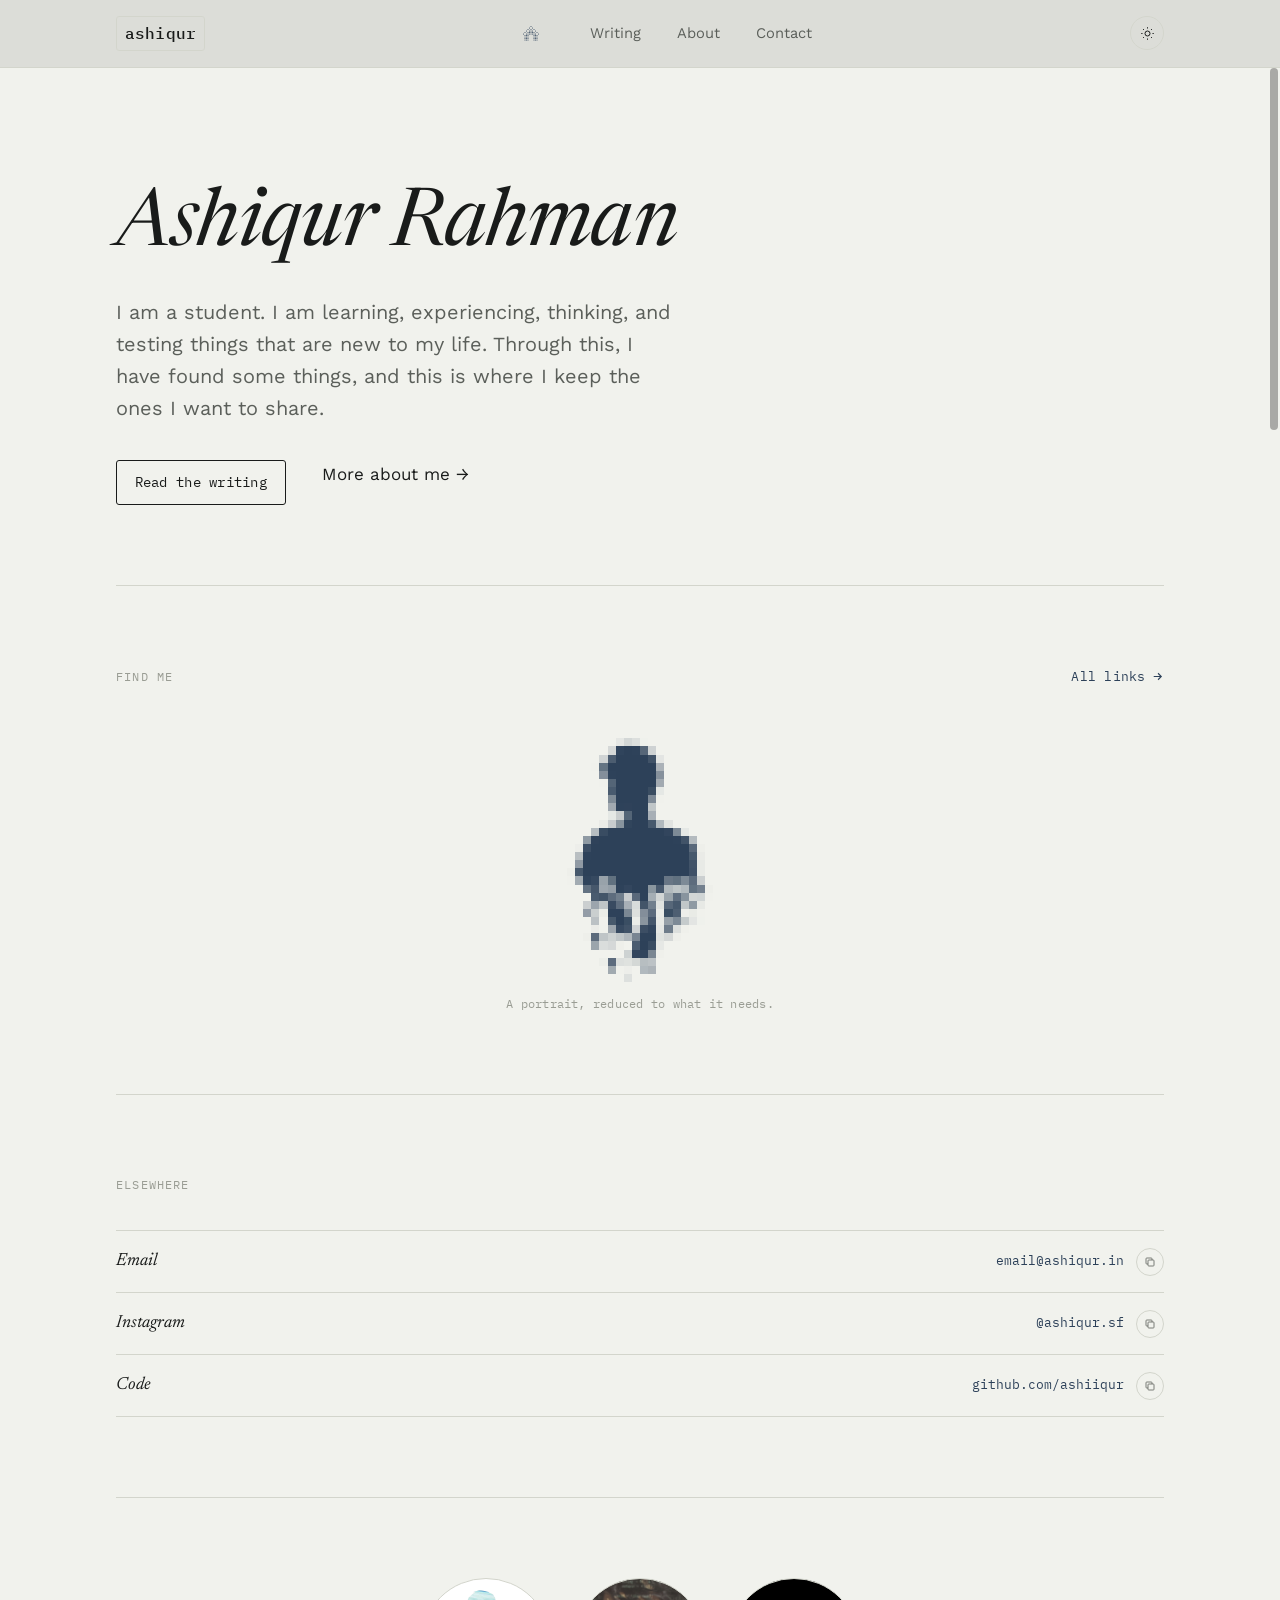
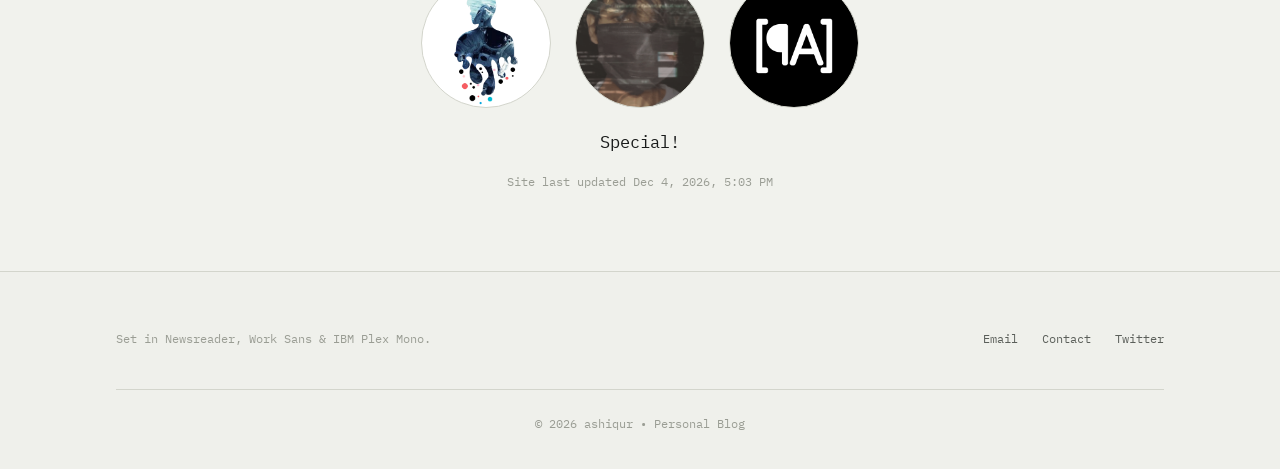
<file: index.html>
<!DOCTYPE html>
<html lang="en">
<head>
<meta charset="UTF-8">
<meta name="viewport" content="width=device-width, initial-scale=1.0">
<title>ashiqur - Personal Blog</title>
<meta name="description" content="Ashiqur Rahman - learning, experiencing, thinking, and testing things.">
<link rel="icon" href="favicon.svg" type="image/svg+xml">
<link rel="apple-touch-icon" href="assets/icons/apple-touch-icon.png">
<link rel="manifest" href="manifest.json">
<meta name="theme-color" content="#f1f2ed" media="(prefers-color-scheme: light)">
<meta name="theme-color" content="#14161a" media="(prefers-color-scheme: dark)">
<meta name="mobile-web-app-capable" content="yes">
<meta name="apple-mobile-web-app-capable" content="yes">
<meta name="apple-mobile-web-app-title" content="ashiqur">

<meta property="og:type" content="website">
<meta property="og:site_name" content="ashiqur">
<meta property="og:title" content="Ashiqur Rahman">
<meta property="og:description" content="Learning, experiencing, thinking, and testing things.">
<meta property="og:url" content="https://blog.ashiqur.in/">
<meta property="og:image" content="https://blog.ashiqur.in/assets/og/home.png">
<meta property="og:image:width" content="1200">
<meta property="og:image:height" content="630">

<meta name="twitter:card" content="summary_large_image">
<meta name="twitter:site" content="@ashiqur_sf">
<meta name="twitter:title" content="Ashiqur Rahman">
<meta name="twitter:description" content="Learning, experiencing, thinking, and testing things.">
<meta name="twitter:image" content="https://blog.ashiqur.in/assets/og/home.png">

<script>
(function(){try{var t=localStorage.getItem('theme');if(!t){t=window.matchMedia('(prefers-color-scheme: dark)').matches?'dark':'light';}document.documentElement.setAttribute('data-theme',t);}catch(e){}})();
</script>
<link rel="preconnect" href="https://fonts.googleapis.com">
<link rel="preconnect" href="https://fonts.gstatic.com" crossorigin>
<link href="https://fonts.googleapis.com/css2?family=Newsreader:ital,opsz,wght@0,6..72,300;0,6..72,400;0,6..72,500;1,6..72,400;1,6..72,500&family=Work+Sans:wght@300;400;500;600;700&family=IBM+Plex+Mono:wght@400;500&display=swap" rel="stylesheet">
<link rel="canonical" href="https://blog.ashiqur.in/">
<link rel="stylesheet" href="styles.css">
</head>
<body>

<header class="site-header">
  <div class="header-inner">
    <a href="./" class="wordmark" style="border: 1px solid var(--rule); padding: 0.2rem 0.5rem; border-radius: var(--radius); display: inline-block;">
  ashiqur
</a>

<nav class="site-nav">
  <div class="site-nav-inner">
  <a href="./" class="link-ink home-link active" aria-label="Home">
    <svg xmlns="http://www.w3.org/2000/svg" width="16" height="16" viewBox="0 0 32 32" fill="currentColor" style="vertical-align: middle;">
      <path d="M16 6A1 1 0 1016 8 1 1 0 1016 6zM19 9A1 1 0 1019 11 1 1 0 1019 9zM16 9A1 1 0 1016 11 1 1 0 1016 9zM13 9A1 1 0 1013 11 1 1 0 1013 9zM22 12A1 1 0 1022 14 1 1 0 1022 12zM19 12A1 1 0 1019 14 1 1 0 1019 12zM16 12A1 1 0 1016 14 1 1 0 1016 12zM13 12A1 1 0 1013 14 1 1 0 1013 12zM10 12A1 1 0 1010 14 1 1 0 1010 12zM25 15A1 1 0 1025 17 1 1 0 1025 15zM22 15A1 1 0 1022 17 1 1 0 1022 15zM19 15A1 1 0 1019 17 1 1 0 1019 15zM16 15A1 1 0 1016 17 1 1 0 1016 15zM13 15A1 1 0 1013 17 1 1 0 1013 15zM10 15A1 1 0 1010 17 1 1 0 1010 15zM7 15A1 1 0 107 17 1 1 0 107 15zM25 18A1 1 0 1025 20 1 1 0 1025 18zM22 18A1 1 0 1022 20 1 1 0 1022 18zM10 18A1 1 0 1010 20 1 1 0 1010 18zM7 18A1 1 0 107 20 1 1 0 107 18zM4 18A1 1 0 104 20 1 1 0 104 18zM25 21A1 1 0 1025 23 1 1 0 1025 21zM22 21A1 1 0 1022 23 1 1 0 1022 21zM10 21A1 1 0 1010 23 1 1 0 1010 21zM7 21A1 1 0 107 23 1 1 0 107 21zM4 21A1 1 0 104 23 1 1 0 104 21zM25 24A1 1 0 1025 26 1 1 0 1025 24zM28 18A1 1 0 1028 20 1 1 0 1028 18zM16 0A1 1 0 1016 2 1 1 0 1016 0zM19 3A1 1 0 1019 5 1 1 0 1019 3zM13 3A1 1 0 1013 5 1 1 0 1013 3zM22 6A1 1 0 1022 8 1 1 0 1022 6zM10 6A1 1 0 1010 8 1 1 0 1010 6zM25 9A1 1 0 1025 11 1 1 0 1025 9zM7 9A1 1 0 107 11 1 1 0 107 9zM4 12A1 1 0 104 14 1 1 0 104 12zM28 12A1 1 0 1028 14 1 1 0 1028 12zM31 15A1 1 0 1031 17 1 1 0 1031 15zM1 15A1 1 0 101 17 1 1 0 101 15zM28 21A1 1 0 1028 23 1 1 0 1028 21zM28 24A1 1 0 1028 26 1 1 0 1028 24zM22 24A1 1 0 1022 26 1 1 0 1022 24zM10 24A1 1 0 1010 26 1 1 0 1010 24zM7 24A1 1 0 107 26 1 1 0 107 24zM4 24A1 1 0 104 26 1 1 0 104 24zM25 27A1 1 0 1025 29 1 1 0 1025 27zM28 27A1 1 0 1028 29 1 1 0 1028 27zM22 27A1 1 0 1022 29 1 1 0 1022 27zM10 27A1 1 0 1010 29 1 1 0 1010 27zM7 27A1 1 0 107 29 1 1 0 107 27zM4 27A1 1 0 104 29 1 1 0 104 27z"></path>
    </svg>
  </a>
  <a href="blog/" class="link-ink">Writing</a>
  <a href="about/" class="link-ink">About</a>
  <a href="contact/" class="link-ink">Contact</a>
</div>
</nav>
    <div class="header-tools">
      <button class="theme-toggle" aria-label="Toggle dark mode">
        <svg class="icon-sun" viewBox="0 0 24 24" fill="none" stroke="currentColor" stroke-width="1.6"><circle cx="12" cy="12" r="4"/><path d="M12 2v2M12 20v2M4.9 4.9l1.4 1.4M17.7 17.7l1.4 1.4M2 12h2M20 12h2M4.9 19.1l1.4-1.4M17.7 6.3l1.4-1.4"/></svg>
        <svg class="icon-moon" viewBox="0 0 24 24" fill="none" stroke="currentColor" stroke-width="1.6"><path d="M20 14.5A8.5 8.5 0 1 1 9.5 4a7 7 0 0 0 10.5 10.5Z"/></svg>
      </button>
      <button class="nav-toggle" aria-label="Menu"><span></span><span></span><span></span></button>
    </div>
  </div>
</header>

<main>
  <div class="container">

    <section class="hero">
      <h1 class="hero-name">Ashiqur Rahman</h1>
      <p class="hero-lede">I am a student. I am learning, experiencing, thinking, and testing things that are new to my life. Through this, I have found some things, and this is where I keep the ones I want to share.</p>
      <div class="hero-links">
        <a href="blog/" class="btn">Read the writing</a>
        <a href="about/" class="link-ink">More about me →</a>
      </div>
    </section>

    <section class="block">
      <div class="section-head">
        <span class="eyebrow">Find me</span>
        <a href="https://blog.ashiqur.in/links/" class="link-arrow">All links
          <svg viewBox="0 0 24 24" fill="none" stroke="currentColor" stroke-width="2"><path d="M5 12h14M13 6l6 6-6 6"/></svg>
        </a>
      </div>

      <div class="avatar-pixel-wrap">
        <div class="avatar-pixel" id="avatar-pixel" role="img" aria-label="Pixel portrait of Ashiqur Rahman"></div>
        <p class="avatar-pixel-caption">A portrait, reduced to what it needs.</p>
      </div>
    </section>

    <section class="block">
      <div class="section-head">
        <span class="eyebrow">Elsewhere</span>
      </div>
      <ul class="channel-list">
        <li>
          <span class="channel-name">Email</span>
          <span class="channel-list-right">
            <a href="mailto:email@ashiqur.in" class="channel-handle link-ink">email@ashiqur.in</a>
            <button class="icon-btn" type="button" data-copy="email@ashiqur.in" aria-label="Copy email address">
              <svg viewBox="0 0 24 24" fill="none" stroke="currentColor" stroke-width="1.6"><rect x="8" y="8" width="12" height="12" rx="1.5"/><path d="M16 8V5.5A1.5 1.5 0 0 0 14.5 4h-9A1.5 1.5 0 0 0 4 5.5v9A1.5 1.5 0 0 0 5.5 16H8"/></svg>
            </button>
          </span>
        </li>
        <li>
          <span class="channel-name">Instagram</span>
          <span class="channel-list-right">
            <a href="https://instagram.com/ashiqur.sf" class="channel-handle link-ink" target="_blank" rel="noopener noreferrer">@ashiqur.sf</a>
            <button class="icon-btn" type="button" data-copy="https://instagram.com/ashiqur.sf" aria-label="Copy Instagram link">
              <svg viewBox="0 0 24 24" fill="none" stroke="currentColor" stroke-width="1.6"><rect x="8" y="8" width="12" height="12" rx="1.5"/><path d="M16 8V5.5A1.5 1.5 0 0 0 14.5 4h-9A1.5 1.5 0 0 0 4 5.5v9A1.5 1.5 0 0 0 5.5 16H8"/></svg>
            </button>
          </span>
        </li>
        <li>
          <span class="channel-name">Code</span>
          <span class="channel-list-right">
            <a href="https://github.com/ashiiqur" class="channel-handle link-ink" target="_blank" rel="noopener noreferrer">github.com/ashiiqur</a>
            <button class="icon-btn" type="button" data-copy="https://github.com/ashiiqur" aria-label="Copy GitHub link">
              <svg viewBox="0 0 24 24" fill="none" stroke="currentColor" stroke-width="1.6"><rect x="8" y="8" width="12" height="12" rx="1.5"/><path d="M16 8V5.5A1.5 1.5 0 0 0 14.5 4h-9A1.5 1.5 0 0 0 4 5.5v9A1.5 1.5 0 0 0 5.5 16H8"/></svg>
            </button>
          </span>
        </li>
      </ul>
    </section>

    <section class="block">
      <div class="special-row">
        <div class="special-circle" data-photo="assets/images/special-1.jpg" role="img" aria-label="Special photo 1">
          <svg viewBox="0 0 24 24" fill="none" stroke="currentColor" stroke-width="1.6"><rect x="3" y="5" width="18" height="14" rx="2"/><circle cx="8.5" cy="10.5" r="1.5"/><path d="M21 15l-5-5L5 19"/></svg>
        </div>
        <a href="https://youtube.com/@ashiqur_sf" target="_blank" rel="noopener noreferrer" style="text-decoration: none;">
  <div class="special-circle" data-photo="assets/images/special-2.gif" role="img" aria-label="Special photo 2">
    <svg viewBox="0 0 24 24" fill="none" stroke="currentColor" stroke-width="1.6">
      <rect x="3" y="5" width="18" height="14" rx="2"/>
      <circle cx="8.5" cy="10.5" r="1.5"/>
      <path d="M21 15l-5-5L5 19"/>
    </svg>
  </div>
</a>
        <div class="special-circle" data-photo="assets/images/special-3.jpg" role="img" aria-label="Special photo 3">
          <svg viewBox="0 0 24 24" fill="none" stroke="currentColor" stroke-width="1.6"><rect x="3" y="5" width="18" height="14" rx="2"/><circle cx="8.5" cy="10.5" r="1.5"/><path d="M21 15l-5-5L5 19"/></svg>
        </div>
      </div>
      <p style="text-align: center; font-family: 'IBM Plex Mono', monospace; margin-top: 20px;">Special!</p>
      <p class="site-updated" id="site-updated" data-updated-stamp="Site last updated"></p>
    </section>

  </div>
</main>

<footer class="site-footer">
  <div class="container">
    <style>
  @media (max-width: 700px) {
    .footer-inner {
      flex-direction: column !important;
      justify-content: center !important;
      text-align: center !important;
    }
    .footer-links {
      justify-content: center !important;
      width: 100% !important;
    }
  }
</style>

<div class="footer-inner">
  <p class="colophon">Set in Newsreader, Work Sans &amp; IBM Plex Mono.</p>
  <div class="footer-links">
    <a href="mailto:email@ashiqur.in">Email</a>
    <a href="../contact/">Contact</a>
    <a href="https://x.com/ashiqur_sf">Twitter</a>
  </div>
  <p class="copyright" style="text-align: center;">© <span id="year"></span> ashiqur • Personal Blog</p>
</div>
  </div>
</footer>

<script src="script.js"></script>
</body>
</html>
</file>
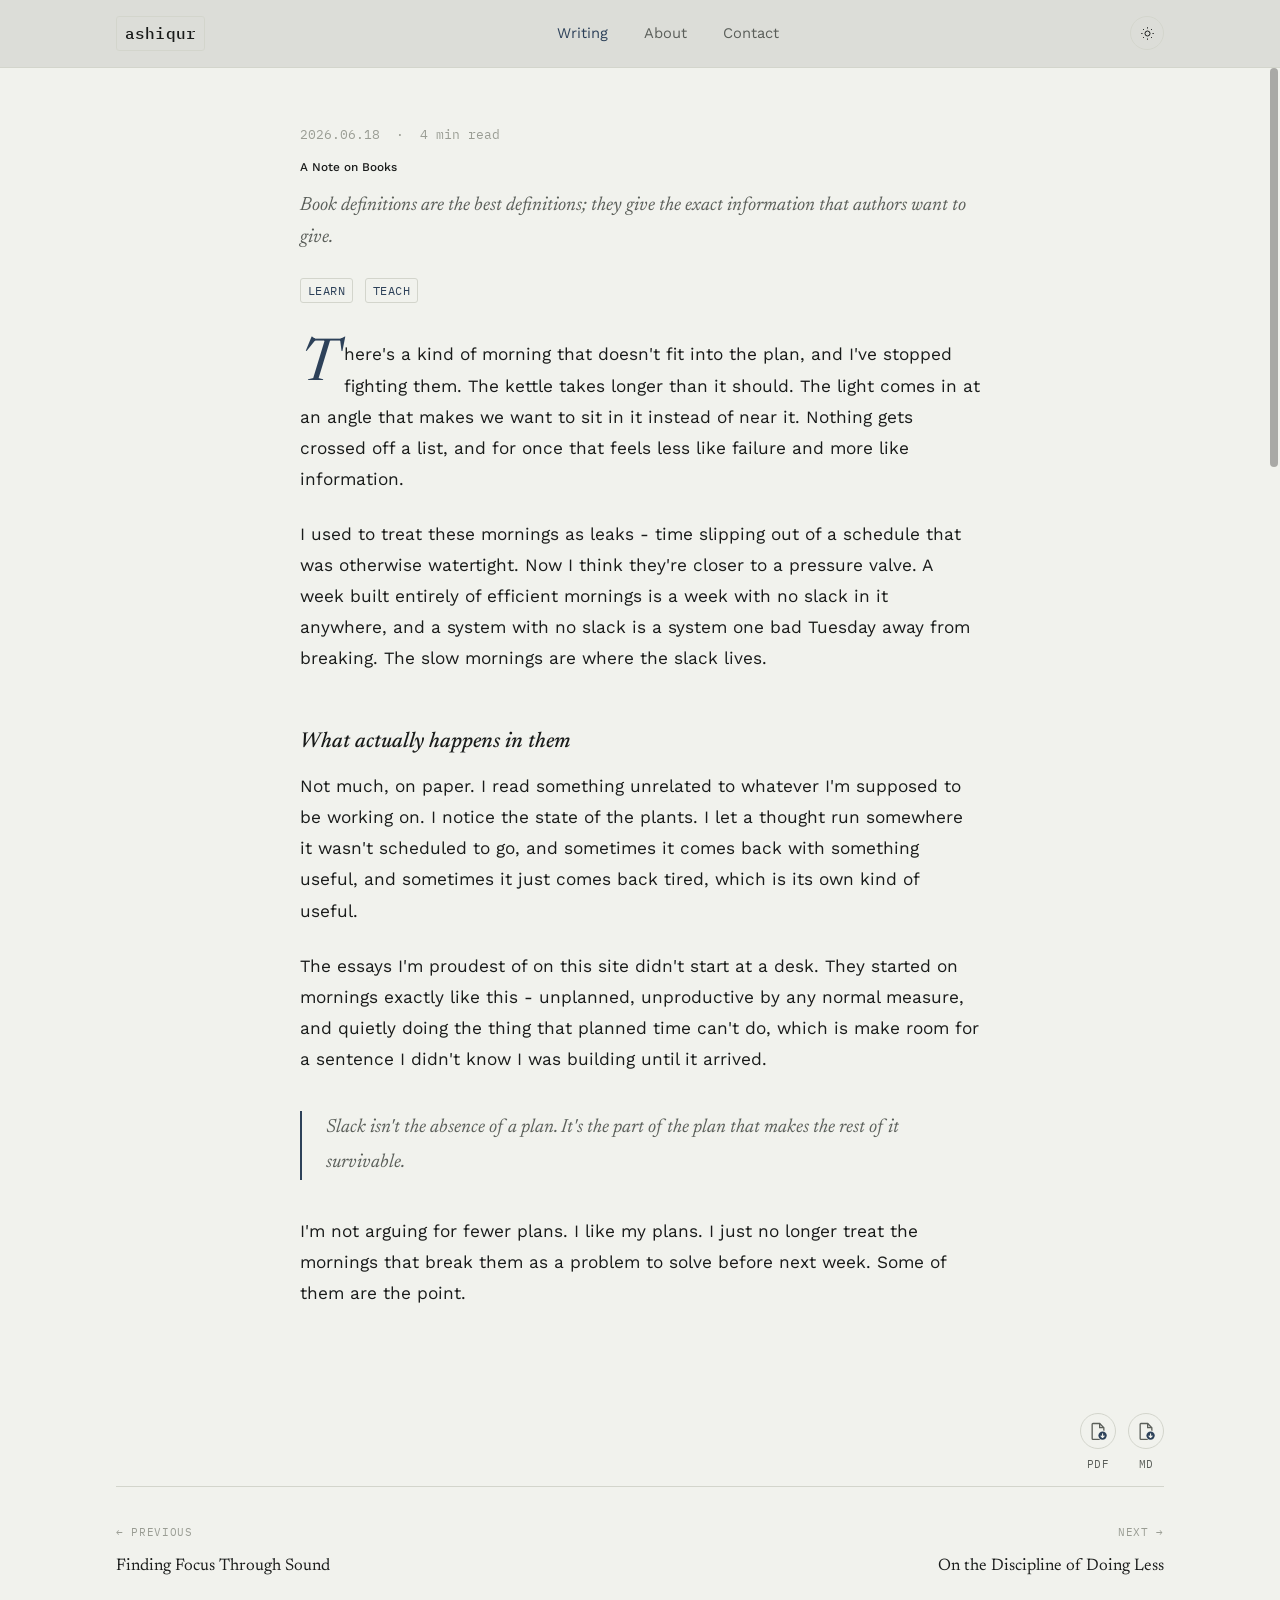
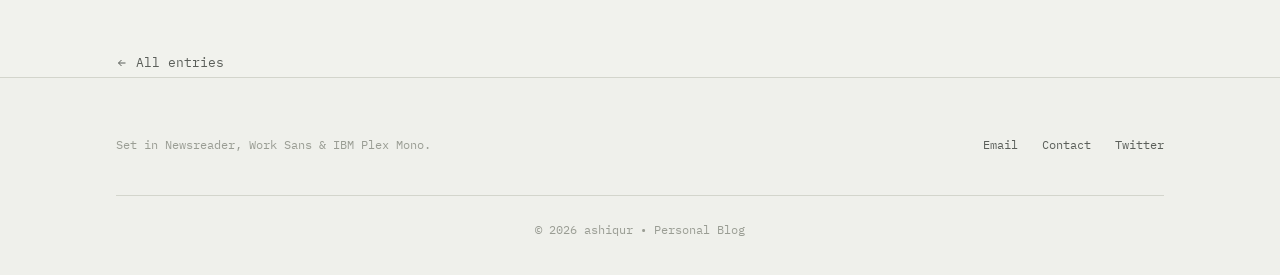
<file: a-note-on-books/index.html>
<!DOCTYPE html>
<html lang="en">
<head>
<meta charset="UTF-8">
<meta name="viewport" content="width=device-width, initial-scale=1.0">
<title>A Note on Books - ashiqur</title>
<meta name="description" content="A short journal entry on the mornings that don't get scheduled.">
<link rel="icon" href="../../favicon.svg" type="image/svg+xml">
<script>
(function(){try{var t=localStorage.getItem('theme');if(!t){t=window.matchMedia('(prefers-color-scheme: dark)').matches?'dark':'light';}document.documentElement.setAttribute('data-theme',t);}catch(e){}})();
</script>
<link rel="preconnect" href="https://fonts.googleapis.com">
<link rel="preconnect" href="https://fonts.gstatic.com" crossorigin>
<link href="https://fonts.googleapis.com/css2?family=Newsreader:ital,opsz,wght@0,6..72,300;0,6..72,400;0,6..72,500;1,6..72,400;1,6..72,500&family=Work+Sans:wght@300;400;500;600;700&family=IBM+Plex+Mono:wght@400;500&display=swap" rel="stylesheet">
<link rel="canonical" href="https://ashiqur.in/blog/notes-from-a-slow-morning/">
<link rel="stylesheet" href="../../styles.css">
</head>
<body>

<div class="progress-bar"></div>

<header class="site-header">
  <div class="header-inner">
    <a href="../../" class="wordmark" style="border: 1px solid var(--rule); padding: 0.2rem 0.5rem; border-radius: var(--radius); display: inline-block;">
  ashiqur
</a>

<nav class="site-nav">
  <div class="site-nav-inner">
    <a href="../" class="link-ink active">Writing</a>
    <a href="../../about/" class="link-ink">About</a>
    <a href="../../contact/" class="link-ink">Contact</a>
  </div>
</nav>
    <div class="header-tools">
      <button class="theme-toggle" aria-label="Toggle dark mode">
        <svg class="icon-sun" viewBox="0 0 24 24" fill="none" stroke="currentColor" stroke-width="1.6"><circle cx="12" cy="12" r="4"/><path d="M12 2v2M12 20v2M4.9 4.9l1.4 1.4M17.7 17.7l1.4 1.4M2 12h2M20 12h2M4.9 19.1l1.4-1.4M17.7 6.3l1.4-1.4"/></svg>
        <svg class="icon-moon" viewBox="0 0 24 24" fill="none" stroke="currentColor" stroke-width="1.6"><path d="M20 14.5A8.5 8.5 0 1 1 9.5 4a7 7 0 0 0 10.5 10.5Z"/></svg>
      </button>
      <button class="nav-toggle" aria-label="Menu"><span></span><span></span><span></span></button>
    </div>
  </div>
</header>

<main>
  <div class="container">

    <article>
      <header class="post-head measure">
        <div class="post-meta">
          <span>2026.06.18</span>
          <span>·</span>
          <span>4 min read</span>
        </div>
        <h1 class="post-title">A Note on Books</h1>
        <p class="post-dek">Book definitions are the best definitions; they give the exact information that authors want to give.</p>
        <div class="post-tags">
          <span class="tag">LEARN</span>
          <span class="tag">TEACH</span>
        </div>
      </header>

      <div class="post-body measure">
        <p>There's a kind of morning that doesn't fit into the plan, and I've stopped fighting them. The kettle takes longer than it should. The light comes in at an angle that makes we want to sit in it instead of near it. Nothing gets crossed off a list, and for once that feels less like failure and more like information.</p>

        <p>I used to treat these mornings as leaks - time slipping out of a schedule that was otherwise watertight. Now I think they're closer to a pressure valve. A week built entirely of efficient mornings is a week with no slack in it anywhere, and a system with no slack is a system one bad Tuesday away from breaking. The slow mornings are where the slack lives.</p>

        <h3>What actually happens in them</h3>
        <p>Not much, on paper. I read something unrelated to whatever I'm supposed to be working on. I notice the state of the plants. I let a thought run somewhere it wasn't scheduled to go, and sometimes it comes back with something useful, and sometimes it just comes back tired, which is its own kind of useful.</p>

        <p>The essays I'm proudest of on this site didn't start at a desk. They started on mornings exactly like this - unplanned, unproductive by any normal measure, and quietly doing the thing that planned time can't do, which is make room for a sentence I didn't know I was building until it arrived.</p>

        <blockquote>Slack isn't the absence of a plan. It's the part of the plan that makes the rest of it survivable.</blockquote>

        <p>I'm not arguing for fewer plans. I like my plans. I just no longer treat the mornings that break them as a problem to solve before next week. Some of them are the point.</p>
      </div>

      <nav class="post-nav">
        <div class="post-nav-item prev">
          <a href="../finding-focus-through-sound/" class="link-ink">
            <span class="post-nav-label">← Previous</span>
            <span class="post-nav-title">Finding Focus Through Sound</span>
          </a>
        </div>
        <div class="post-nav-item next">
          <a href="../on-the-discipline-of-doing-less/" class="link-ink">
            <span class="post-nav-label">Next →</span>
            <span class="post-nav-title">On the Discipline of Doing Less</span>
          </a>
        </div>
      </nav>

      <a href="../#entries" class="back-link">
        <svg viewBox="0 0 24 24" fill="none" stroke="currentColor" stroke-width="2"><path d="M19 12H5M11 18l-6-6 6-6"/></svg>
        All entries
      </a>
    </article>

  </div>
</main>

<footer class="site-footer">
  <div class="container">
    <style>
  @media (max-width: 700px) {
    .footer-inner {
      flex-direction: column !important;
      justify-content: center !important;
      text-align: center !important;
    }
    .footer-links {
      justify-content: center !important;
      width: 100% !important;
    }
  }
</style>

<div class="footer-inner">
  <p class="colophon">Set in Newsreader, Work Sans &amp; IBM Plex Mono.</p>
  <div class="footer-links">
    <a href="mailto:email@ashiqur.in">Email</a>
    <a href="../contact/">Contact</a>
    <a href="https://x.com/ashiqur_sf">Twitter</a>
  </div>
  <p class="copyright" style="text-align: center;">© <span id="year"></span> ashiqur • Personal Blog</p>
</div>
  </div>
</footer>

<script src="../../script.js"></script>
</body>
</html>
</file>
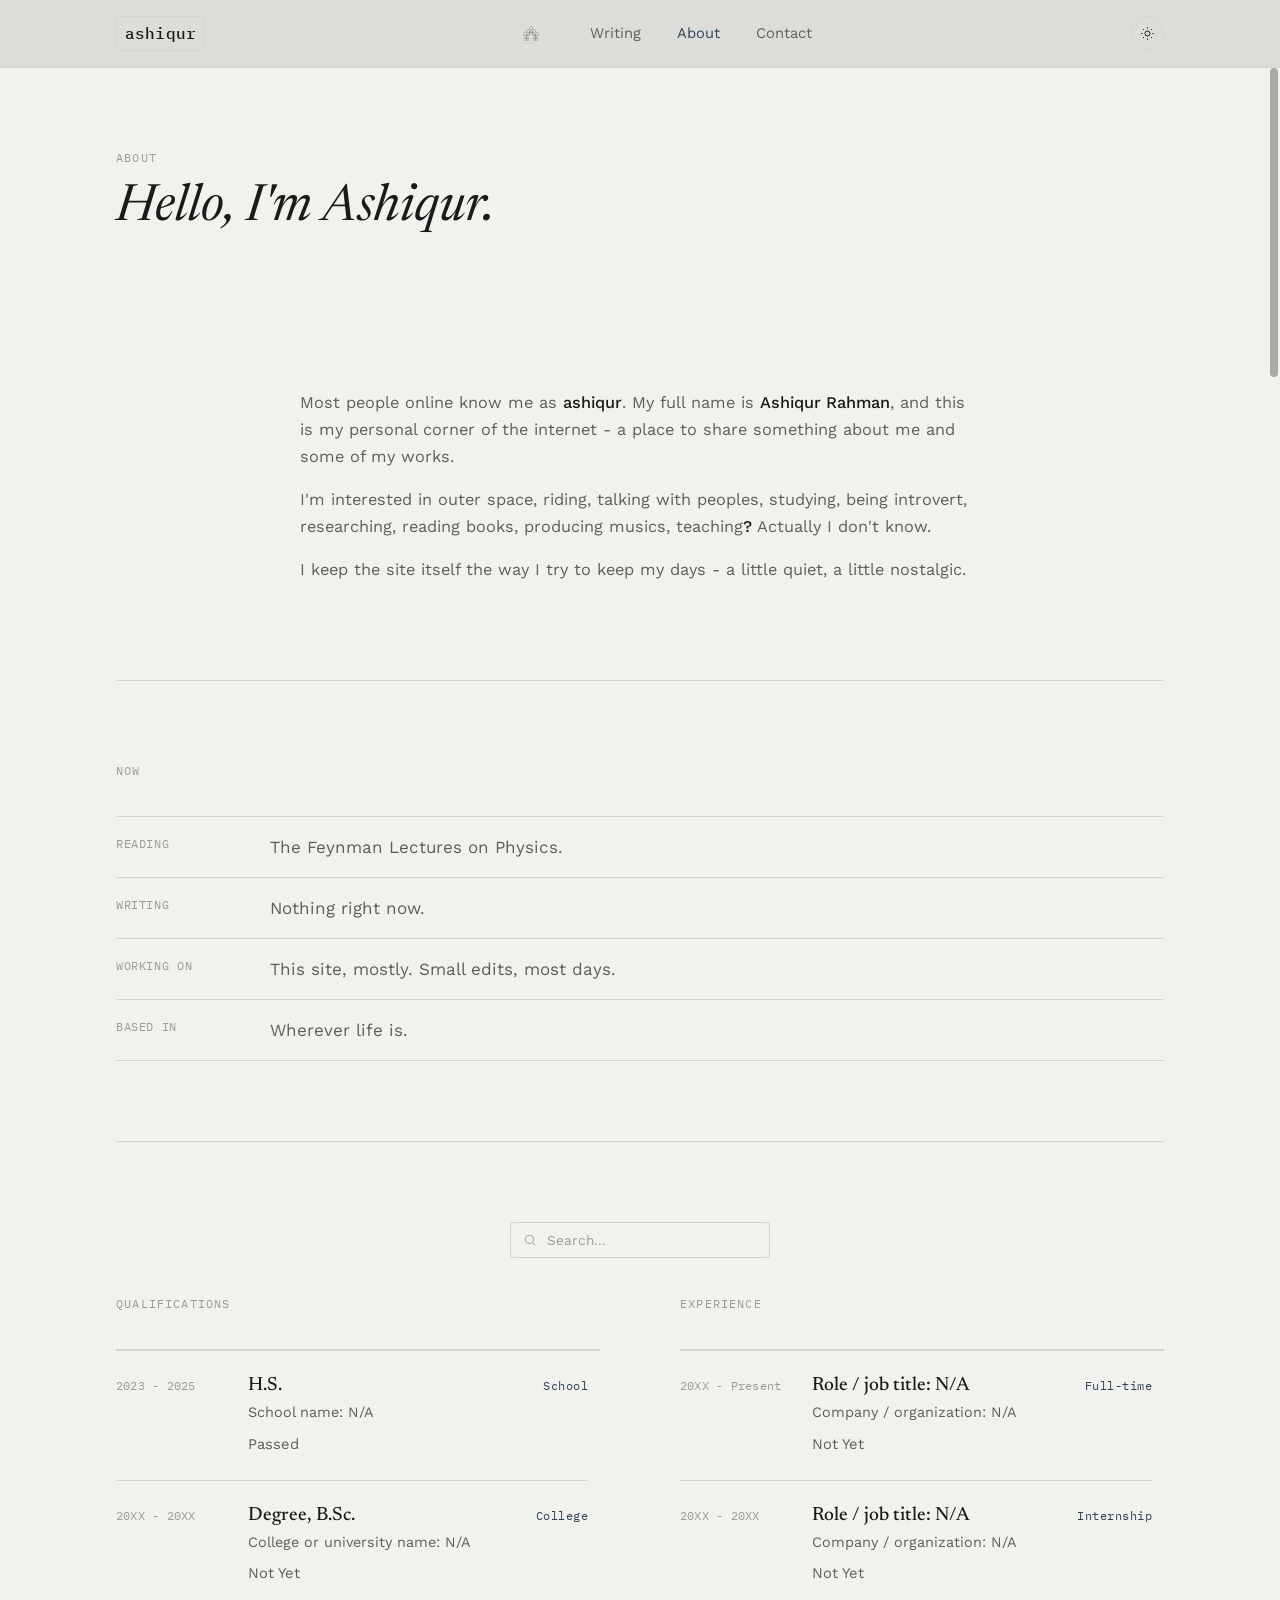
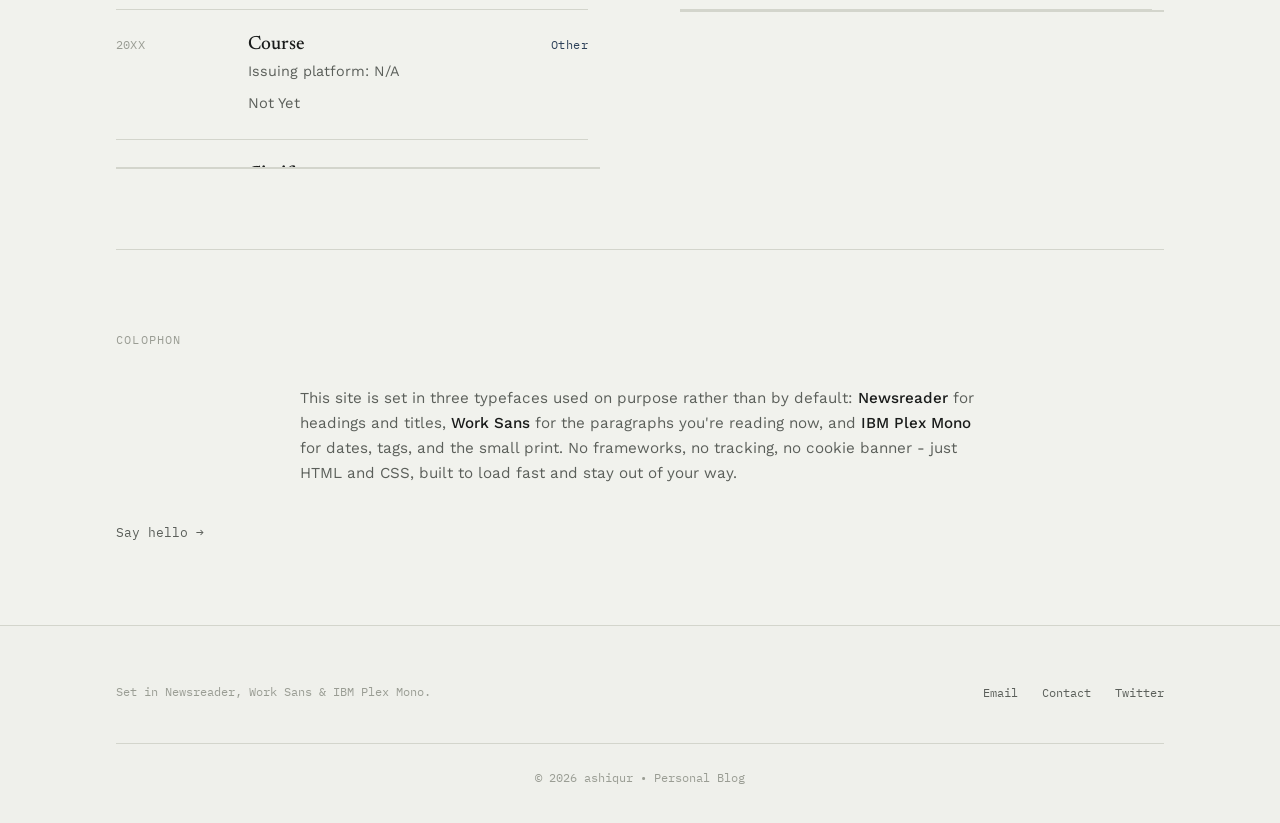
<file: about/index.html>
<!DOCTYPE html>
<html lang="en">
<head>
<meta charset="UTF-8">
<meta name="viewport" content="width=device-width, initial-scale=1.0">
<title>About - ashiqur</title>
<meta name="description" content="A little more about Ashiqur Rahman - who writes here, and why.">
<link rel="icon" href="../favicon.svg" type="image/svg+xml">

<meta property="og:type" content="website">
<meta property="og:site_name" content="ashiqur">
<meta property="og:title" content="About Ashiqur">
<meta property="og:description" content="A little more about Ashiqur Rahman - who writes here, and why.">
<meta property="og:url" content="https://blog.ashiqur.in/about/">
<meta property="og:image" content="https://blog.ashiqur.in/assets/og/about.png">
<meta property="og:image:width" content="1200">
<meta property="og:image:height" content="630">

<meta name="twitter:card" content="summary_large_image">
<meta name="twitter:site" content="@ashiqur_sf">
<meta name="twitter:title" content="About Ashiqur">
<meta name="twitter:description" content="A little more about Ashiqur Rahman - who writes here, and why.">
<meta name="twitter:image" content="https://blog.ashiqur.in/assets/og/about.png">

<script>
(function(){try{var t=localStorage.getItem('theme');if(!t){t=window.matchMedia('(prefers-color-scheme: dark)').matches?'dark':'light';}document.documentElement.setAttribute('data-theme',t);}catch(e){}})();
</script>
<link rel="preconnect" href="https://fonts.googleapis.com">
<link rel="preconnect" href="https://fonts.gstatic.com" crossorigin>
<link href="https://fonts.googleapis.com/css2?family=Newsreader:ital,opsz,wght@0,6..72,300;0,6..72,400;0,6..72,500;1,6..72,400;1,6..72,500&family=Work+Sans:wght@300;400;500;600;700&family=IBM+Plex+Mono:wght@400;500&display=swap" rel="stylesheet">
<link rel="canonical" href="https://blog.ashiqur.in/about/">
<link rel="stylesheet" href="../styles.css">
</head>
<body>

<header class="site-header">
  <div class="header-inner">
    <a href="../" class="wordmark" style="border: 1px solid var(--rule); padding: 0.2rem 0.5rem; border-radius: var(--radius); display: inline-block;">ashiqur</a>
    <nav class="site-nav">
      <div class="site-nav-inner">
  <a href="../" class="link-ink home-link" aria-label="Home">
    <svg xmlns="http://www.w3.org/2000/svg" width="16" height="16" viewBox="0 0 32 32" fill="currentColor" style="vertical-align: middle;">
      <path d="M16 6A1 1 0 1016 8 1 1 0 1016 6zM19 9A1 1 0 1019 11 1 1 0 1019 9zM16 9A1 1 0 1016 11 1 1 0 1016 9zM13 9A1 1 0 1013 11 1 1 0 1013 9zM22 12A1 1 0 1022 14 1 1 0 1022 12zM19 12A1 1 0 1019 14 1 1 0 1019 12zM16 12A1 1 0 1016 14 1 1 0 1016 12zM13 12A1 1 0 1013 14 1 1 0 1013 12zM10 12A1 1 0 1010 14 1 1 0 1010 12zM25 15A1 1 0 1025 17 1 1 0 1025 15zM22 15A1 1 0 1022 17 1 1 0 1022 15zM19 15A1 1 0 1019 17 1 1 0 1019 15zM16 15A1 1 0 1016 17 1 1 0 1016 15zM13 15A1 1 0 1013 17 1 1 0 1013 15zM10 15A1 1 0 1010 17 1 1 0 1010 15zM7 15A1 1 0 107 17 1 1 0 107 15zM25 18A1 1 0 1025 20 1 1 0 1025 18zM22 18A1 1 0 1022 20 1 1 0 1022 18zM10 18A1 1 0 1010 20 1 1 0 1010 18zM7 18A1 1 0 107 20 1 1 0 107 18zM4 18A1 1 0 104 20 1 1 0 104 18zM25 21A1 1 0 1025 23 1 1 0 1025 21zM22 21A1 1 0 1022 23 1 1 0 1022 21zM10 21A1 1 0 1010 23 1 1 0 1010 21zM7 21A1 1 0 107 23 1 1 0 107 21zM4 21A1 1 0 104 23 1 1 0 104 21zM25 24A1 1 0 1025 26 1 1 0 1025 24zM28 18A1 1 0 1028 20 1 1 0 1028 18zM16 0A1 1 0 1016 2 1 1 0 1016 0zM19 3A1 1 0 1019 5 1 1 0 1019 3zM13 3A1 1 0 1013 5 1 1 0 1013 3zM22 6A1 1 0 1022 8 1 1 0 1022 6zM10 6A1 1 0 1010 8 1 1 0 1010 6zM25 9A1 1 0 1025 11 1 1 0 1025 9zM7 9A1 1 0 107 11 1 1 0 107 9zM4 12A1 1 0 104 14 1 1 0 104 12zM28 12A1 1 0 1028 14 1 1 0 1028 12zM31 15A1 1 0 1031 17 1 1 0 1031 15zM1 15A1 1 0 101 17 1 1 0 101 15zM28 21A1 1 0 1028 23 1 1 0 1028 21zM28 24A1 1 0 1028 26 1 1 0 1028 24zM22 24A1 1 0 1022 26 1 1 0 1022 24zM10 24A1 1 0 1010 26 1 1 0 1010 24zM7 24A1 1 0 107 26 1 1 0 107 24zM4 24A1 1 0 104 26 1 1 0 104 24zM25 27A1 1 0 1025 29 1 1 0 1025 27zM28 27A1 1 0 1028 29 1 1 0 1028 27zM22 27A1 1 0 1022 29 1 1 0 1022 27zM10 27A1 1 0 1010 29 1 1 0 1010 27zM7 27A1 1 0 107 29 1 1 0 107 27zM4 27A1 1 0 104 29 1 1 0 104 27z"></path>
    </svg>
  </a>
  <a href="../blog/" class="link-ink">Writing</a>
  <a href="../about/" class="link-ink active">About</a>
  <a href="../contact/" class="link-ink">Contact</a>
    </nav>
    <div class="header-tools">
      <button class="theme-toggle" aria-label="Toggle dark mode">
        <svg class="icon-sun" viewBox="0 0 24 24" fill="none" stroke="currentColor" stroke-width="1.6"><circle cx="12" cy="12" r="4"/><path d="M12 2v2M12 20v2M4.9 4.9l1.4 1.4M17.7 17.7l1.4 1.4M2 12h2M20 12h2M4.9 19.1l1.4-1.4M17.7 6.3l1.4-1.4"/></svg>
        <svg class="icon-moon" viewBox="0 0 24 24" fill="none" stroke="currentColor" stroke-width="1.6"><path d="M20 14.5A8.5 8.5 0 1 1 9.5 4a7 7 0 0 0 10.5 10.5Z"/></svg>
      </button>
      <button class="nav-toggle" aria-label="Menu"><span></span><span></span><span></span></button>
    </div>
  </div>
</header>

<main>
  <div class="container">

    <section class="about-hero">
      <span class="eyebrow">About</span>
      <h1>Hello, I'm Ashiqur.</h1>
    </section>

    <section class="block about-body measure">
      <p>Most people online know me as <strong>ashiqur</strong>. My full name is <strong>Ashiqur Rahman</strong>, and this is my personal corner of the internet - a place to share something about me and some of my works.</p>
      <p>I'm interested in outer space, riding, talking with peoples, studying, being introvert, researching, reading books, producing musics, teaching<strong>?</strong> Actually I don't know.</p>
      <p>I keep the site itself the way I try to keep my days - a little quiet, a little nostalgic.</p>
    </section>

    <section class="block">
      <div class="section-head">
        <span class="eyebrow">Now</span>
      </div>
      <ul class="now-list">
        <li class="fade-up">
          <span class="now-label">Reading</span>
          <span class="now-value">The Feynman Lectures on Physics.</span>
        </li>
        <li class="fade-up">
          <span class="now-label">Writing</span>
          <span class="now-value">Nothing right now.</span>
        </li>
        <li class="fade-up">
          <span class="now-label">Working on</span>
          <span class="now-value">This site, mostly. Small edits, most days.</span>
        </li>
        <li class="fade-up">
          <span class="now-label">Based in</span>
          <span class="now-value">Wherever life is.</span>
        </li>
      </ul>
    </section>

    <section class="block">
      <div class="search-row">
        <div class="search-bar">
          <svg class="search-icon" viewBox="0 0 24 24" fill="none" stroke="currentColor" stroke-width="1.6"><circle cx="11" cy="11" r="7"/><path d="m21 21-4.3-4.3"/></svg>
          <input type="text" id="quali-search" class="search-input" placeholder="Search..." autocomplete="off">
        </div>
      </div>

      <!-- Template: duplicate any .entry below for each item. entry-tag is
           optional - delete that one line if an entry doesn't need it. The
           search bar above matches against everything inside each .entry,
           across both columns at once. -->
      <div class="split-columns">
        <div class="split-col">
          <div class="section-head">
            <span class="eyebrow">Qualifications</span>
          </div>
          <div class="ledger" data-ledger>
            <div class="entry fade-up">
              <span class="entry-date">2023 - 2025</span>
              <div class="entry-main">
                <h3 class="entry-title">H.S.</h3>
                <span class="entry-org">School name: N/A</span>
                <p class="entry-desc">Passed</p>
              </div>
              <span class="entry-tag">School</span>
            </div>
            <div class="entry fade-up">
              <span class="entry-date">20XX - 20XX</span>
              <div class="entry-main">
                <h3 class="entry-title">Degree, B.Sc.</h3>
                <span class="entry-org">College or university name: N/A</span>
                <p class="entry-desc">Not Yet</p>
              </div>
              <span class="entry-tag">College</span>
            </div>
            <div class="entry fade-up">
              <span class="entry-date">20XX</span>
              <div class="entry-main">
                <h3 class="entry-title">Course</h3>
                <span class="entry-org">Issuing platform: N/A</span>
                <p class="entry-desc">Not Yet</p>
              </div>
              <span class="entry-tag">Other</span>
            </div>
            <div class="entry fade-up">
              <span class="entry-date">20XX</span>
              <div class="entry-main">
                <h3 class="entry-title">Cirtificate</h3>
                <span class="entry-org">Issuing platform: N/A</span>
                <p class="entry-desc">Not Yet</p>
              </div>
              <span class="entry-tag">Other</span>
            </div>
          </div>
          <p class="empty-state" data-empty>Nothing matches that search.</p>
        </div>

        <div class="split-col">
          <div class="section-head">
            <span class="eyebrow">Experience</span>
          </div>
          <div class="ledger" data-ledger>
            <div class="entry fade-up">
              <span class="entry-date">20XX - Present</span>
              <div class="entry-main">
                <h3 class="entry-title">Role / job title: N/A</h3>
                <span class="entry-org">Company / organization: N/A</span>
                <p class="entry-desc">Not Yet</p>
              </div>
              <span class="entry-tag">Full-time</span>
            </div>
            <div class="entry fade-up">
              <span class="entry-date">20XX - 20XX</span>
              <div class="entry-main">
                <h3 class="entry-title">Role / job title: N/A</h3>
                <span class="entry-org">Company / organization: N/A</span>
                <p class="entry-desc">Not Yet</p>
              </div>
              <span class="entry-tag">Internship</span>
            </div>
          </div>
          <p class="empty-state" data-empty>Nothing matches that search.</p>
        </div>
      </div>
    </section>

    <section class="block">
      <div class="section-head">
        <span class="eyebrow">Colophon</span>
      </div>
      <p class="measure" style="color:var(--ink-soft); font-size:.95rem;">
        This site is set in three typefaces used on purpose rather than by default:
        <strong style="color:var(--ink); font-weight:500;">Newsreader</strong> for headings and titles,
        <strong style="color:var(--ink); font-weight:500;">Work Sans</strong> for the paragraphs you're reading now, and
        <strong style="color:var(--ink); font-weight:500;">IBM Plex Mono</strong> for dates, tags, and the small print. No frameworks, no tracking, no cookie banner - just HTML and CSS, built to load fast and stay out of your way.
      </p>
      <a href="../contact/" class="back-link">
        Say hello<span class="back-link-arrow" aria-hidden="true">→</span>
      </a>
    </section>

  </div>
</main>

<footer class="site-footer">
  <div class="container">
    <style>
  @media (max-width: 700px) {
    .footer-inner {
      flex-direction: column !important;
      justify-content: center !important;
      text-align: center !important;
    }
    .footer-links {
      justify-content: center !important;
      width: 100% !important;
    }
  }
</style>

<div class="footer-inner">
  <p class="colophon">Set in Newsreader, Work Sans &amp; IBM Plex Mono.</p>
  <div class="footer-links">
    <a href="mailto:email@ashiqur.in">Email</a>
    <a href="../contact/">Contact</a>
    <a href="https://x.com/ashiqur_sf">Twitter</a>
  </div>
  <p class="copyright" style="text-align: center;">© <span id="year"></span> ashiqur • Personal Blog</p>
</div>
  </div>
</footer>

<script src="../script.js"></script>
</body>
</html>
</file>
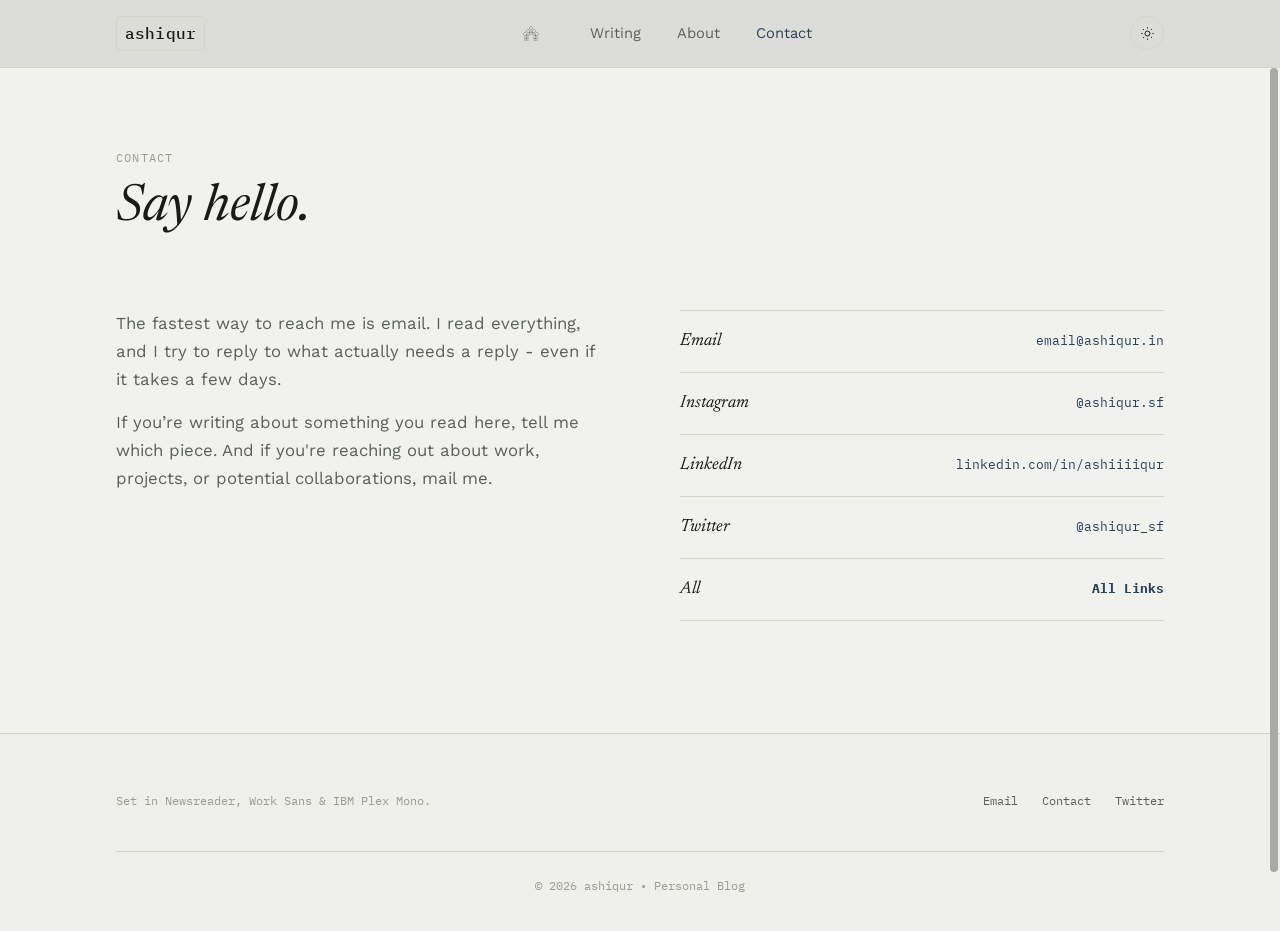
<file: contact/index.html>
<!DOCTYPE html>
<html lang="en">
<head>
<meta charset="UTF-8">
<meta name="viewport" content="width=device-width, initial-scale=1.0">
<title>Contact - ashiqur</title>
<meta name="description" content="Get in touch with Ashiqur Rahman.">
<link rel="icon" href="../favicon.svg" type="image/svg+xml">

<meta property="og:type" content="website">
<meta property="og:site_name" content="ashiqur">
<meta property="og:title" content="Get in touch">
<meta property="og:description" content="Get in touch with Ashiqur Rahman.">
<meta property="og:url" content="https://blog.ashiqur.in/contact/">
<meta property="og:image" content="https://blog.ashiqur.in/assets/og/contact.png">
<meta property="og:image:width" content="1200">
<meta property="og:image:height" content="630">

<meta name="twitter:card" content="summary_large_image">
<meta name="twitter:site" content="@ashiqur_sf">
<meta name="twitter:title" content="Get in touch">
<meta name="twitter:description" content="Get in touch with Ashiqur Rahman.">
<meta name="twitter:image" content="https://blog.ashiqur.in/assets/og/contact.png">

<script>
(function(){try{var t=localStorage.getItem('theme');if(!t){t=window.matchMedia('(prefers-color-scheme: dark)').matches?'dark':'light';}document.documentElement.setAttribute('data-theme',t);}catch(e){}})();
</script>
<link rel="preconnect" href="https://fonts.googleapis.com">
<link rel="preconnect" href="https://fonts.gstatic.com" crossorigin>
<link href="https://fonts.googleapis.com/css2?family=Newsreader:ital,opsz,wght@0,6..72,300;0,6..72,400;0,6..72,500;1,6..72,400;1,6..72,500&family=Work+Sans:wght@300;400;500;600;700&family=IBM+Plex+Mono:wght@400;500&display=swap" rel="stylesheet">
<link rel="canonical" href="https://blog.ashiqur.in/contact/">
<link rel="stylesheet" href="../styles.css">
</head>
<body>

<header class="site-header">
  <div class="header-inner">
    <a href="../" class="wordmark" style="border: 1px solid var(--rule); padding: 0.2rem 0.5rem; border-radius: var(--radius); display: inline-block;">ashiqur</a>
    <nav class="site-nav">
      <div class="site-nav-inner">
  <a href="../" class="link-ink home-link" aria-label="Home">
    <svg xmlns="http://www.w3.org/2000/svg" width="16" height="16" viewBox="0 0 32 32" fill="currentColor" style="vertical-align: middle;">
      <path d="M16 6A1 1 0 1016 8 1 1 0 1016 6zM19 9A1 1 0 1019 11 1 1 0 1019 9zM16 9A1 1 0 1016 11 1 1 0 1016 9zM13 9A1 1 0 1013 11 1 1 0 1013 9zM22 12A1 1 0 1022 14 1 1 0 1022 12zM19 12A1 1 0 1019 14 1 1 0 1019 12zM16 12A1 1 0 1016 14 1 1 0 1016 12zM13 12A1 1 0 1013 14 1 1 0 1013 12zM10 12A1 1 0 1010 14 1 1 0 1010 12zM25 15A1 1 0 1025 17 1 1 0 1025 15zM22 15A1 1 0 1022 17 1 1 0 1022 15zM19 15A1 1 0 1019 17 1 1 0 1019 15zM16 15A1 1 0 1016 17 1 1 0 1016 15zM13 15A1 1 0 1013 17 1 1 0 1013 15zM10 15A1 1 0 1010 17 1 1 0 1010 15zM7 15A1 1 0 107 17 1 1 0 107 15zM25 18A1 1 0 1025 20 1 1 0 1025 18zM22 18A1 1 0 1022 20 1 1 0 1022 18zM10 18A1 1 0 1010 20 1 1 0 1010 18zM7 18A1 1 0 107 20 1 1 0 107 18zM4 18A1 1 0 104 20 1 1 0 104 18zM25 21A1 1 0 1025 23 1 1 0 1025 21zM22 21A1 1 0 1022 23 1 1 0 1022 21zM10 21A1 1 0 1010 23 1 1 0 1010 21zM7 21A1 1 0 107 23 1 1 0 107 21zM4 21A1 1 0 104 23 1 1 0 104 21zM25 24A1 1 0 1025 26 1 1 0 1025 24zM28 18A1 1 0 1028 20 1 1 0 1028 18zM16 0A1 1 0 1016 2 1 1 0 1016 0zM19 3A1 1 0 1019 5 1 1 0 1019 3zM13 3A1 1 0 1013 5 1 1 0 1013 3zM22 6A1 1 0 1022 8 1 1 0 1022 6zM10 6A1 1 0 1010 8 1 1 0 1010 6zM25 9A1 1 0 1025 11 1 1 0 1025 9zM7 9A1 1 0 107 11 1 1 0 107 9zM4 12A1 1 0 104 14 1 1 0 104 12zM28 12A1 1 0 1028 14 1 1 0 1028 12zM31 15A1 1 0 1031 17 1 1 0 1031 15zM1 15A1 1 0 101 17 1 1 0 101 15zM28 21A1 1 0 1028 23 1 1 0 1028 21zM28 24A1 1 0 1028 26 1 1 0 1028 24zM22 24A1 1 0 1022 26 1 1 0 1022 24zM10 24A1 1 0 1010 26 1 1 0 1010 24zM7 24A1 1 0 107 26 1 1 0 107 24zM4 24A1 1 0 104 26 1 1 0 104 24zM25 27A1 1 0 1025 29 1 1 0 1025 27zM28 27A1 1 0 1028 29 1 1 0 1028 27zM22 27A1 1 0 1022 29 1 1 0 1022 27zM10 27A1 1 0 1010 29 1 1 0 1010 27zM7 27A1 1 0 107 29 1 1 0 107 27zM4 27A1 1 0 104 29 1 1 0 104 27z"></path>
    </svg>
  </a>
  <a href="../blog/" class="link-ink">Writing</a>
  <a href="../about/" class="link-ink">About</a>
  <a href="../contact/" class="link-ink active">Contact</a>
</div>
    </nav>
    <div class="header-tools">
      <button class="theme-toggle" aria-label="Toggle dark mode">
        <svg class="icon-sun" viewBox="0 0 24 24" fill="none" stroke="currentColor" stroke-width="1.6"><circle cx="12" cy="12" r="4"/><path d="M12 2v2M12 20v2M4.9 4.9l1.4 1.4M17.7 17.7l1.4 1.4M2 12h2M20 12h2M4.9 19.1l1.4-1.4M17.7 6.3l1.4-1.4"/></svg>
        <svg class="icon-moon" viewBox="0 0 24 24" fill="none" stroke="currentColor" stroke-width="1.6"><path d="M20 14.5A8.5 8.5 0 1 1 9.5 4a7 7 0 0 0 10.5 10.5Z"/></svg>
      </button>
      <button class="nav-toggle" aria-label="Menu"><span></span><span></span><span></span></button>
    </div>
  </div>
</header>

<main>
  <div class="container">

    <section class="contact-hero">
      <span class="eyebrow">Contact</span>
      <h1>Say hello.</h1>
    </section>

    <section class="contact-grid">
      <div class="measure fade-up" style="max-width:100%;">
        <p style="color:var(--ink-soft); font-size:1.05rem;">The fastest way to reach me is email. I read everything, and I try to reply to what actually needs a reply - even if it takes a few days.</p>
        <p style="color:var(--ink-soft); font-size:1.05rem;">If you’re writing about something you read here, tell me which piece. And if you're reaching out about work, projects, or potential collaborations, mail me.</p>
      </div>
      <div class="fade-up">
        <ul class="channel-list">
          <li><span class="channel-name">Email</span><a href="mailto:email@ashiqur.in" class="channel-handle link-ink">email@ashiqur.in</a></li>
          <li><span class="channel-name">Instagram</span><a href="https://instagram.com/ashiqur.sf" class="channel-handle link-ink" target="_blank" rel="noopener noreferrer">@ashiqur.sf</a></li>
          <li><span class="channel-name">LinkedIn</span><a href="https://www.linkedin.com/in/ashiiiiqur" class="channel-handle link-ink" target="_blank" rel="noopener noreferrer">linkedin.com/in/ashiiiiqur</a></li>
          <li><span class="channel-name">Twitter</span><a href="https://x.com/ashiqur_sf" class="channel-handle link-ink" target="_blank" rel="noopener noreferrer">@ashiqur_sf</a></li>
          <li><span class="channel-name">All</span><a href="https://blog.ashiqur.in/links/" class="channel-handle link-ink"><strong>All Links</strong></a></li>
        </ul>
      </div>
    </section>

  </div>
</main>

<footer class="site-footer">
  <div class="container">
    <style>
  @media (max-width: 700px) {
    .footer-inner {
      flex-direction: column !important;
      justify-content: center !important;
      text-align: center !important;
    }
    .footer-links {
      justify-content: center !important;
      width: 100% !important;
    }
  }
</style>

<div class="footer-inner">
  <p class="colophon">Set in Newsreader, Work Sans &amp; IBM Plex Mono.</p>
  <div class="footer-links">
    <a href="mailto:email@ashiqur.in">Email</a>
    <a href="../contact/">Contact</a>
    <a href="https://x.com/ashiqur_sf">Twitter</a>
  </div>
  <p class="copyright" style="text-align: center;">© <span id="year"></span> ashiqur • Personal Blog</p>
</div>
  </div>
</footer>

<script src="../script.js"></script>
</body>
</html>
</file>
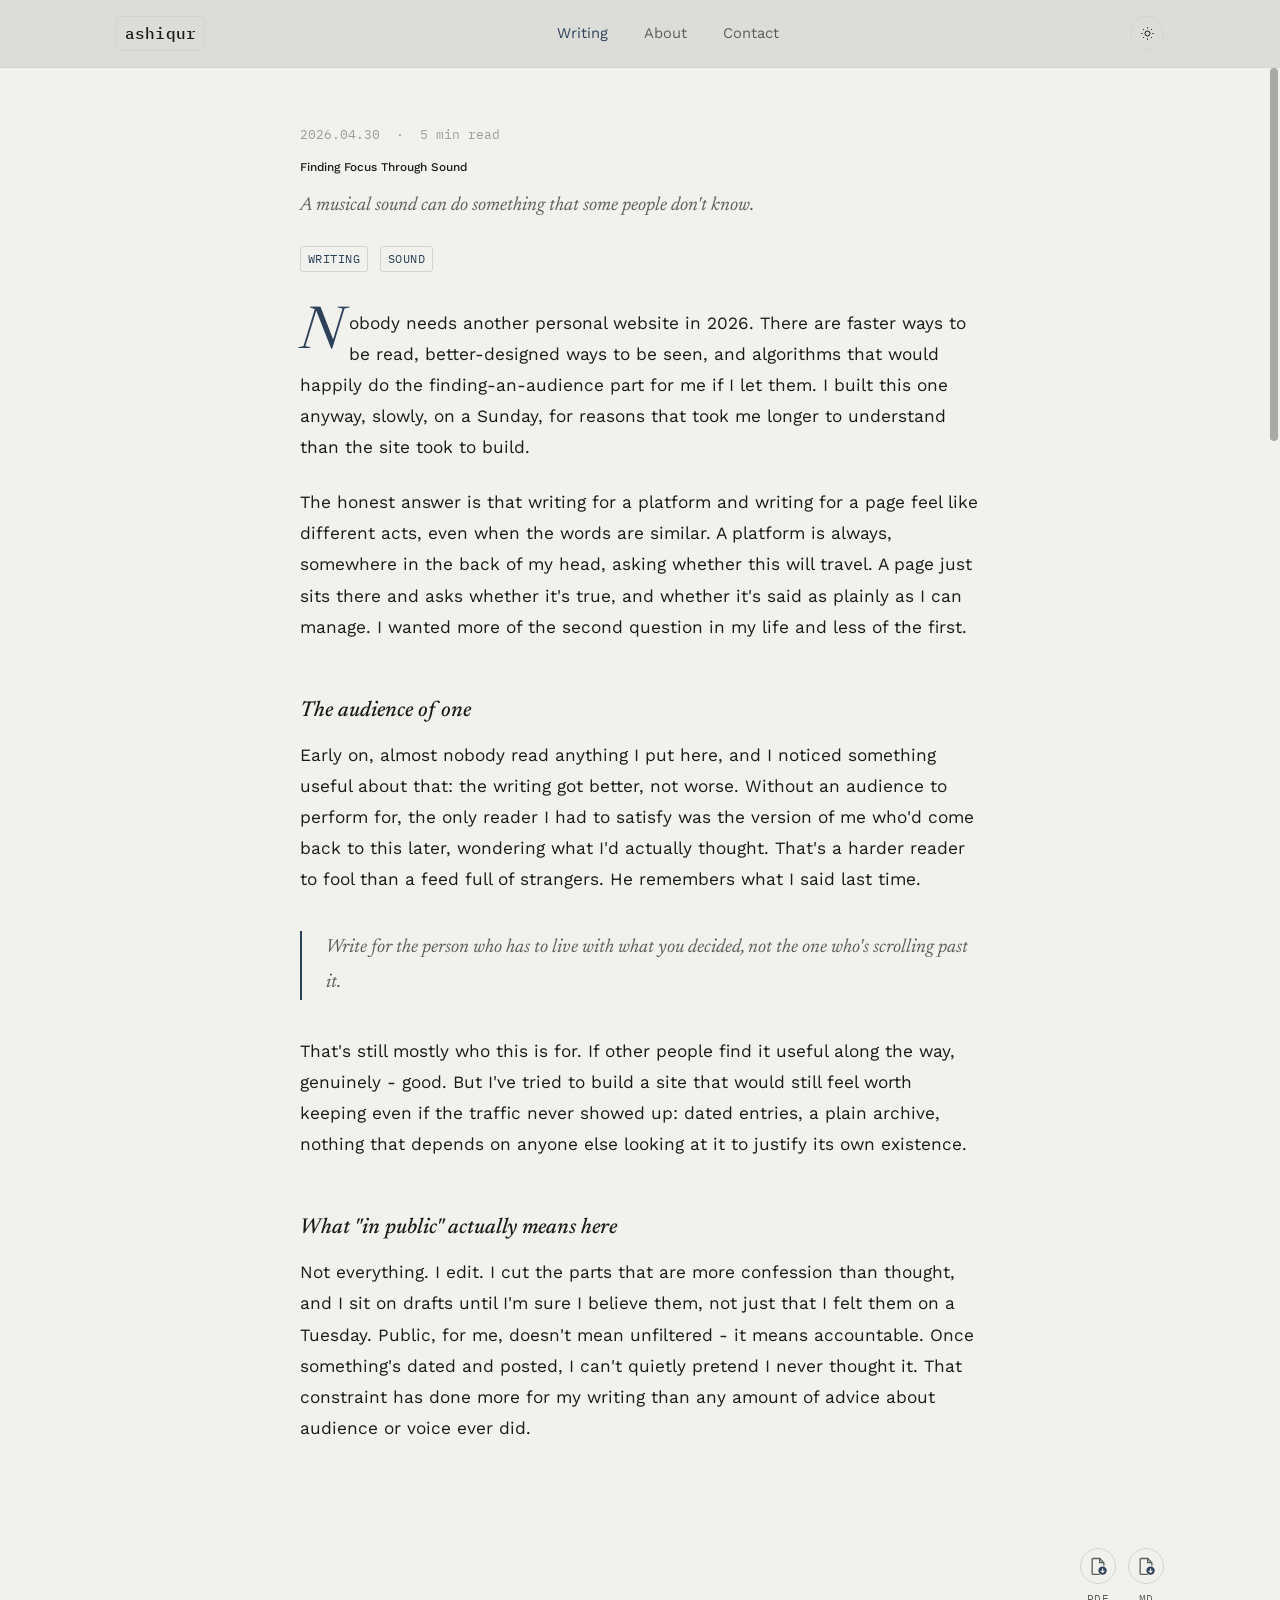
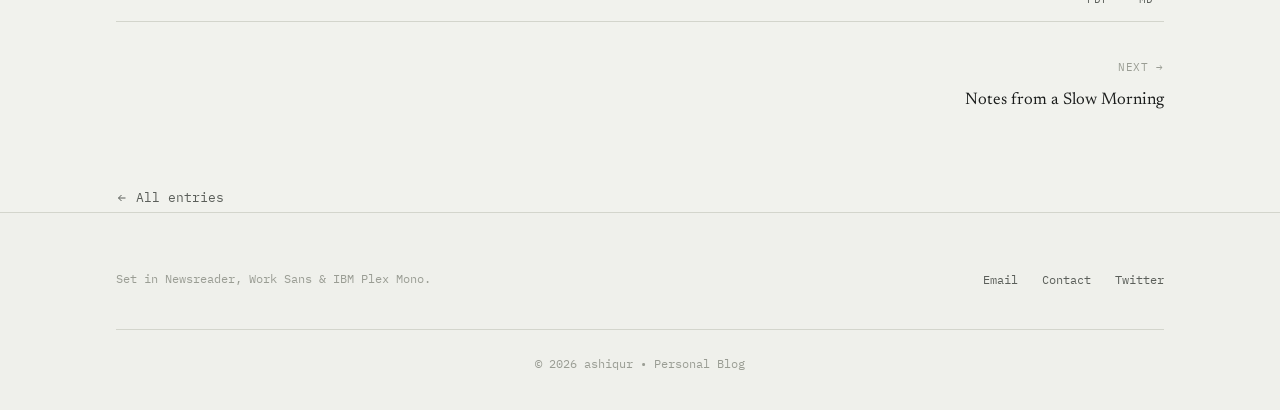
<file: finding-focus-through-sound/index.html>
<!DOCTYPE html>
<html lang="en">
<head>
<meta charset="UTF-8">
<meta name="viewport" content="width=device-width, initial-scale=1.0">
<title>Finding Focus Through Sound - ashiqur</title>
<meta name="description" content="On keeping a personal site in an age of feeds - and why the audience of one still matters.">
<link rel="icon" href="../../favicon.svg" type="image/svg+xml">
<script>
(function(){try{var t=localStorage.getItem('theme');if(!t){t=window.matchMedia('(prefers-color-scheme: dark)').matches?'dark':'light';}document.documentElement.setAttribute('data-theme',t);}catch(e){}})();
</script>
<link rel="preconnect" href="https://fonts.googleapis.com">
<link rel="preconnect" href="https://fonts.gstatic.com" crossorigin>
<link href="https://fonts.googleapis.com/css2?family=Newsreader:ital,opsz,wght@0,6..72,300;0,6..72,400;0,6..72,500;1,6..72,400;1,6..72,500&family=Work+Sans:wght@300;400;500;600;700&family=IBM+Plex+Mono:wght@400;500&display=swap" rel="stylesheet">
<link rel="canonical" href="https://ashiqur.in/blog/why-i-write-in-public/">
<link rel="stylesheet" href="../../styles.css">
</head>
<body>

<div class="progress-bar"></div>

<header class="site-header">
  <div class="header-inner">
    <a href="../../" class="wordmark" style="border: 1px solid var(--rule); padding: 0.2rem 0.5rem; border-radius: var(--radius); display: inline-block;">
  ashiqur
</a>

<nav class="site-nav">
  <div class="site-nav-inner">
    <a href="../" class="link-ink active">Writing</a>
    <a href="../../about/" class="link-ink">About</a>
    <a href="../../contact/" class="link-ink">Contact</a>
  </div>
</nav>
    <div class="header-tools">
      <button class="theme-toggle" aria-label="Toggle dark mode">
        <svg class="icon-sun" viewBox="0 0 24 24" fill="none" stroke="currentColor" stroke-width="1.6"><circle cx="12" cy="12" r="4"/><path d="M12 2v2M12 20v2M4.9 4.9l1.4 1.4M17.7 17.7l1.4 1.4M2 12h2M20 12h2M4.9 19.1l1.4-1.4M17.7 6.3l1.4-1.4"/></svg>
        <svg class="icon-moon" viewBox="0 0 24 24" fill="none" stroke="currentColor" stroke-width="1.6"><path d="M20 14.5A8.5 8.5 0 1 1 9.5 4a7 7 0 0 0 10.5 10.5Z"/></svg>
      </button>
      <button class="nav-toggle" aria-label="Menu"><span></span><span></span><span></span></button>
    </div>
  </div>
</header>

<main>
  <div class="container">

    <article>
      <header class="post-head measure">
        <div class="post-meta">
          <span>2026.04.30</span>
          <span>·</span>
          <span>5 min read</span>
        </div>
        <h1 class="post-title">Finding Focus Through Sound</h1>
        <p class="post-dek">A musical sound can do something that some people don't know.</p>
        <div class="post-tags">
          <span class="tag">WRITING</span>
          <span class="tag">SOUND</span>
        </div>
      </header>

      <div class="post-body measure">
        <p>Nobody needs another personal website in 2026. There are faster ways to be read, better-designed ways to be seen, and algorithms that would happily do the finding-an-audience part for me if I let them. I built this one anyway, slowly, on a Sunday, for reasons that took me longer to understand than the site took to build.</p>

        <p>The honest answer is that writing for a platform and writing for a page feel like different acts, even when the words are similar. A platform is always, somewhere in the back of my head, asking whether this will travel. A page just sits there and asks whether it's true, and whether it's said as plainly as I can manage. I wanted more of the second question in my life and less of the first.</p>

        <h3>The audience of one</h3>
        <p>Early on, almost nobody read anything I put here, and I noticed something useful about that: the writing got better, not worse. Without an audience to perform for, the only reader I had to satisfy was the version of me who'd come back to this later, wondering what I'd actually thought. That's a harder reader to fool than a feed full of strangers. He remembers what I said last time.</p>

        <blockquote>Write for the person who has to live with what you decided, not the one who's scrolling past it.</blockquote>

        <p>That's still mostly who this is for. If other people find it useful along the way, genuinely - good. But I've tried to build a site that would still feel worth keeping even if the traffic never showed up: dated entries, a plain archive, nothing that depends on anyone else looking at it to justify its own existence.</p>

        <h3>What "in public" actually means here</h3>
        <p>Not everything. I edit. I cut the parts that are more confession than thought, and I sit on drafts until I'm sure I believe them, not just that I felt them on a Tuesday. Public, for me, doesn't mean unfiltered - it means accountable. Once something's dated and posted, I can't quietly pretend I never thought it. That constraint has done more for my writing than any amount of advice about audience or voice ever did.</p>
      </div>

      <nav class="post-nav">
        <div class="post-nav-item next">
          <a href="../a-note-on-books/" class="link-ink">
            <span class="post-nav-label">Next →</span>
            <span class="post-nav-title">Notes from a Slow Morning</span>
          </a>
        </div>
      </nav>

      <a href="../#entries" class="back-link">
        <svg viewBox="0 0 24 24" fill="none" stroke="currentColor" stroke-width="2"><path d="M19 12H5M11 18l-6-6 6-6"/></svg>
        All entries
      </a>
    </article>

  </div>
</main>

<footer class="site-footer">
  <div class="container">
    <style>
  @media (max-width: 700px) {
    .footer-inner {
      flex-direction: column !important;
      justify-content: center !important;
      text-align: center !important;
    }
    .footer-links {
      justify-content: center !important;
      width: 100% !important;
    }
  }
</style>

<div class="footer-inner">
  <p class="colophon">Set in Newsreader, Work Sans &amp; IBM Plex Mono.</p>
  <div class="footer-links">
    <a href="mailto:email@ashiqur.in">Email</a>
    <a href="../contact/">Contact</a>
    <a href="https://x.com/ashiqur_sf">Twitter</a>
  </div>
  <p class="copyright" style="text-align: center;">© <span id="year"></span> ashiqur • Personal Blog</p>
</div>
  </div>
</footer>

<script src="../../script.js"></script>
</body>
</html>
</file>
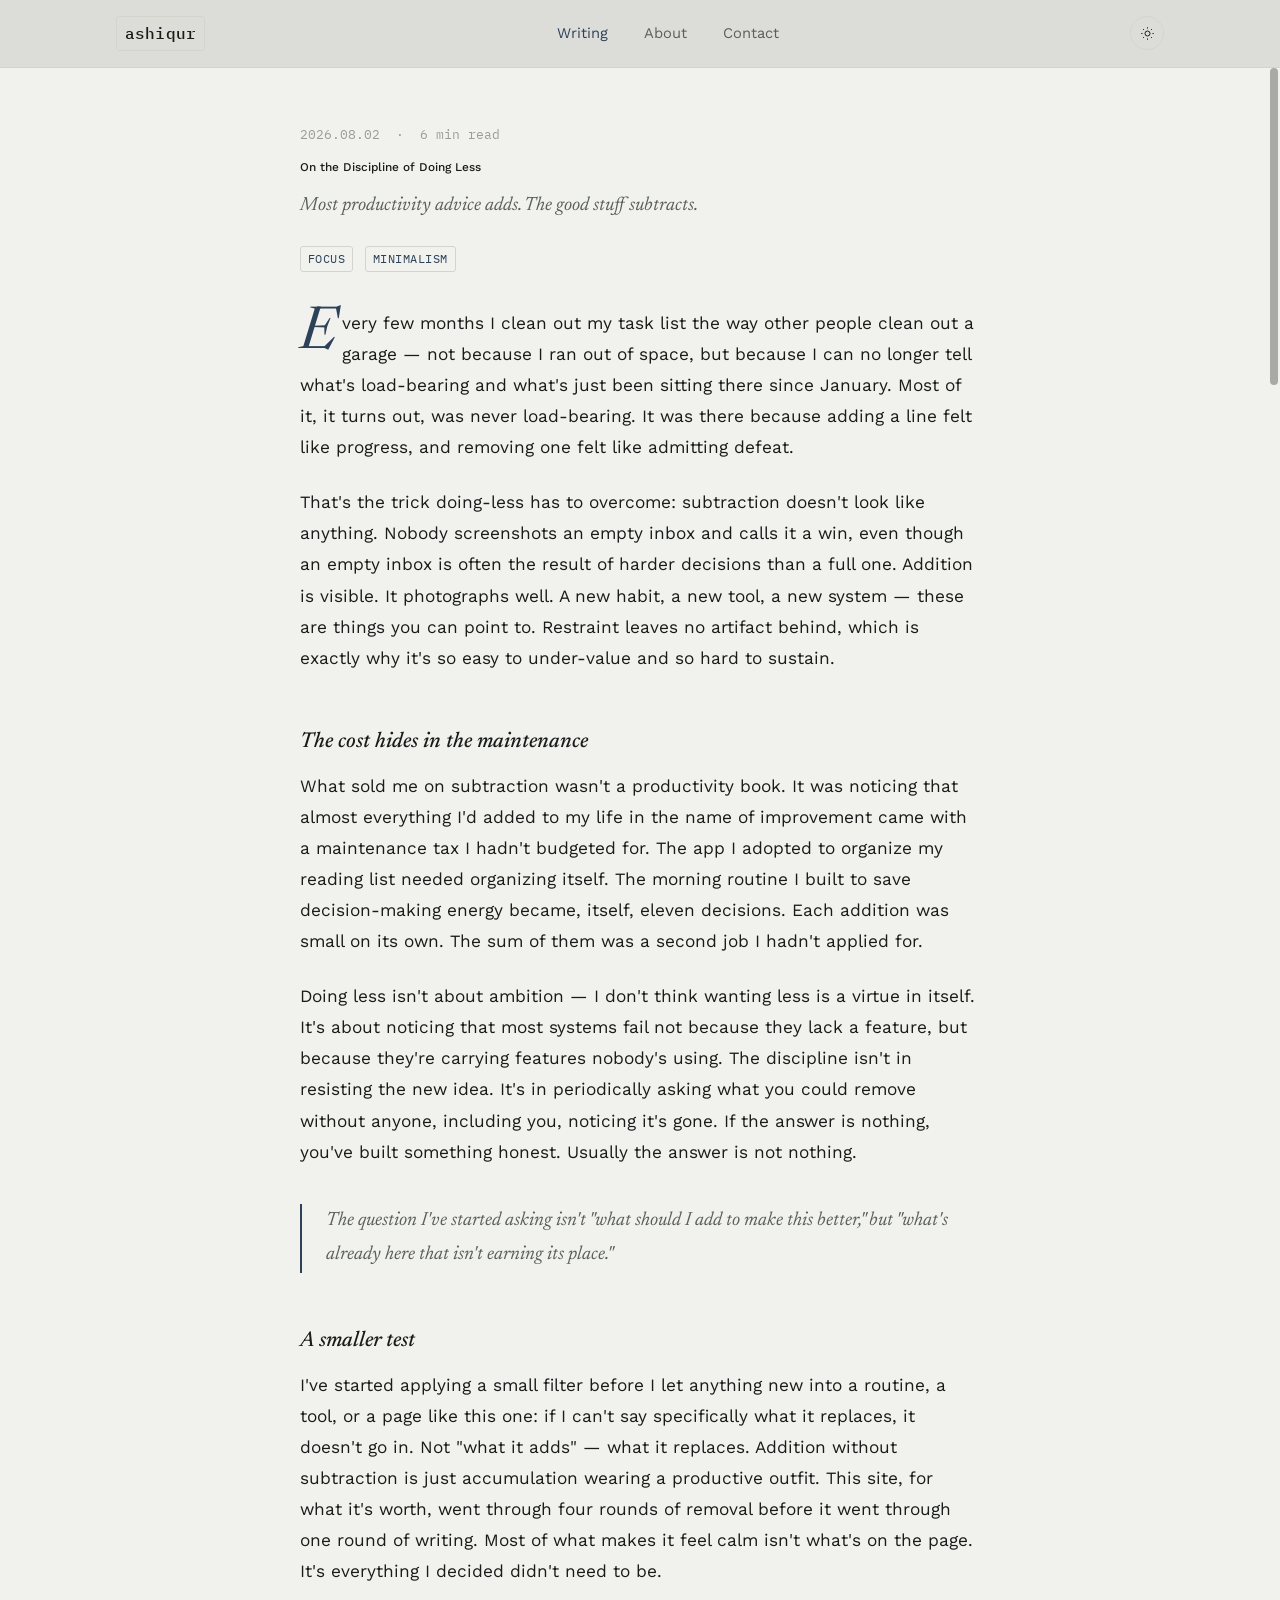
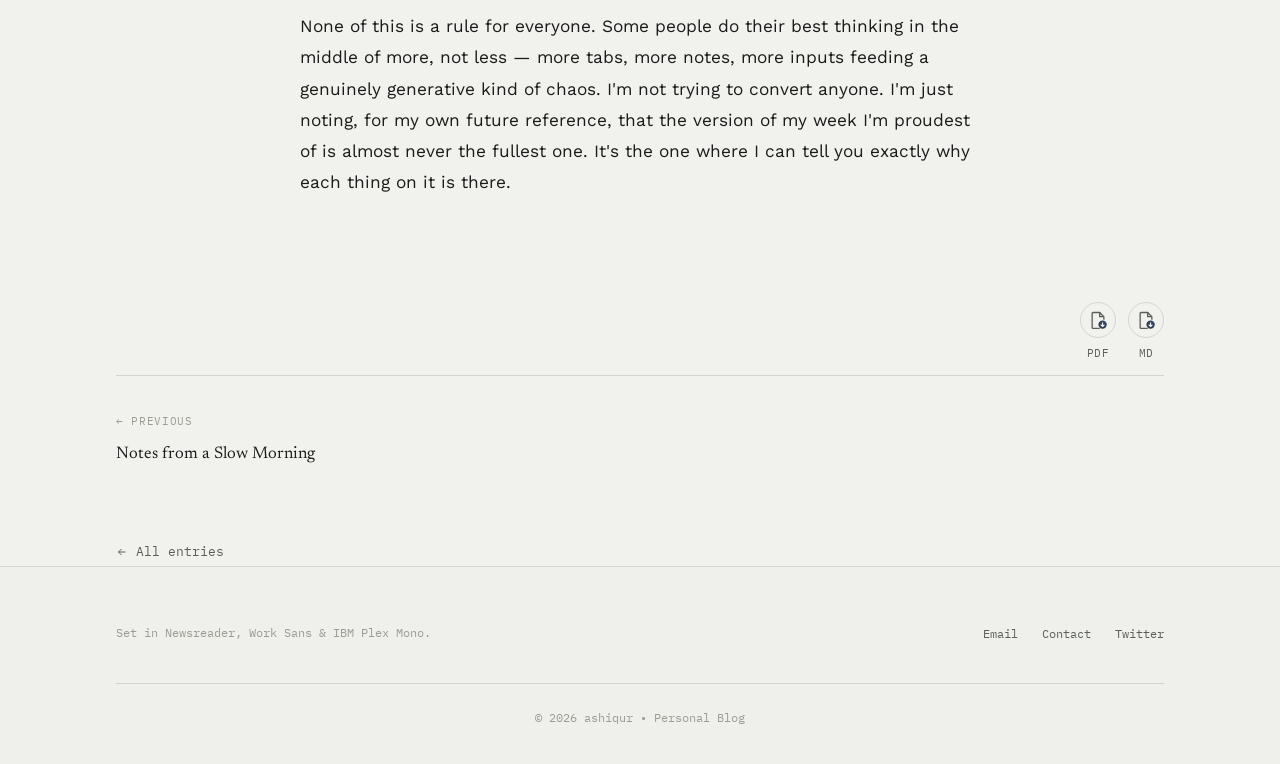
<file: on-the-discipline-of-doing-less/index.html>
<!DOCTYPE html>
<html lang="en">
<head>
<meta charset="UTF-8">
<meta name="viewport" content="width=device-width, initial-scale=1.0">
<title>On the Discipline of Doing Less - ashiqur</title>
<meta name="description" content="Most productivity advice adds. The good stuff subtracts.">
<link rel="icon" href="../../favicon.svg" type="image/svg+xml">
<script>
(function(){try{var t=localStorage.getItem('theme');if(!t){t=window.matchMedia('(prefers-color-scheme: dark)').matches?'dark':'light';}document.documentElement.setAttribute('data-theme',t);}catch(e){}})();
</script>
<link rel="preconnect" href="https://fonts.googleapis.com">
<link rel="preconnect" href="https://fonts.gstatic.com" crossorigin>
<link href="https://fonts.googleapis.com/css2?family=Newsreader:ital,opsz,wght@0,6..72,300;0,6..72,400;0,6..72,500;1,6..72,400;1,6..72,500&family=Work+Sans:wght@300;400;500;600;700&family=IBM+Plex+Mono:wght@400;500&display=swap" rel="stylesheet">
<link rel="canonical" href="https://ashiqur.in/blog/on-the-discipline-of-doing-less/">
<link rel="stylesheet" href="../../styles.css">
</head>
<body>

<div class="progress-bar"></div>

<header class="site-header">
  <div class="header-inner">
    <a href="../../" class="wordmark" style="border: 1px solid var(--rule); padding: 0.2rem 0.5rem; border-radius: var(--radius); display: inline-block;">
  ashiqur
</a>

<nav class="site-nav">
  <div class="site-nav-inner">
    <a href="../" class="link-ink active">Writing</a>
    <a href="../../about/" class="link-ink">About</a>
    <a href="../../contact/" class="link-ink">Contact</a>
  </div>
</nav>
    <div class="header-tools">
      <button class="theme-toggle" aria-label="Toggle dark mode">
        <svg class="icon-sun" viewBox="0 0 24 24" fill="none" stroke="currentColor" stroke-width="1.6"><circle cx="12" cy="12" r="4"/><path d="M12 2v2M12 20v2M4.9 4.9l1.4 1.4M17.7 17.7l1.4 1.4M2 12h2M20 12h2M4.9 19.1l1.4-1.4M17.7 6.3l1.4-1.4"/></svg>
        <svg class="icon-moon" viewBox="0 0 24 24" fill="none" stroke="currentColor" stroke-width="1.6"><path d="M20 14.5A8.5 8.5 0 1 1 9.5 4a7 7 0 0 0 10.5 10.5Z"/></svg>
      </button>
      <button class="nav-toggle" aria-label="Menu"><span></span><span></span><span></span></button>
    </div>
  </div>
</header>

<main>
  <div class="container">

    <article>
      <header class="post-head measure">
        <div class="post-meta">
          <span>2026.08.02</span>
          <span>·</span>
          <span>6 min read</span>
        </div>
        <h1 class="post-title">On the Discipline of Doing Less</h1>
        <p class="post-dek">Most productivity advice adds. The good stuff subtracts.</p>
        <div class="post-tags">
          <span class="tag">FOCUS</span>
          <span class="tag">MINIMALISM</span>
        </div>
      </header>

      <div class="post-body measure">
        <p>Every few months I clean out my task list the way other people clean out a garage — not because I ran out of space, but because I can no longer tell what's load-bearing and what's just been sitting there since January. Most of it, it turns out, was never load-bearing. It was there because adding a line felt like progress, and removing one felt like admitting defeat.</p>

        <p>That's the trick doing-less has to overcome: subtraction doesn't look like anything. Nobody screenshots an empty inbox and calls it a win, even though an empty inbox is often the result of harder decisions than a full one. Addition is visible. It photographs well. A new habit, a new tool, a new system — these are things you can point to. Restraint leaves no artifact behind, which is exactly why it's so easy to under-value and so hard to sustain.</p>

        <h3>The cost hides in the maintenance</h3>
        <p>What sold me on subtraction wasn't a productivity book. It was noticing that almost everything I'd added to my life in the name of improvement came with a maintenance tax I hadn't budgeted for. The app I adopted to organize my reading list needed organizing itself. The morning routine I built to save decision-making energy became, itself, eleven decisions. Each addition was small on its own. The sum of them was a second job I hadn't applied for.</p>

        <p>Doing less isn't about ambition — I don't think wanting less is a virtue in itself. It's about noticing that most systems fail not because they lack a feature, but because they're carrying features nobody's using. The discipline isn't in resisting the new idea. It's in periodically asking what you could remove without anyone, including you, noticing it's gone. If the answer is nothing, you've built something honest. Usually the answer is not nothing.</p>

        <blockquote>The question I've started asking isn't "what should I add to make this better," but "what's already here that isn't earning its place."</blockquote>

        <h3>A smaller test</h3>
        <p>I've started applying a small filter before I let anything new into a routine, a tool, or a page like this one: if I can't say specifically what it replaces, it doesn't go in. Not "what it adds" — what it replaces. Addition without subtraction is just accumulation wearing a productive outfit. This site, for what it's worth, went through four rounds of removal before it went through one round of writing. Most of what makes it feel calm isn't what's on the page. It's everything I decided didn't need to be.</p>

        <p>None of this is a rule for everyone. Some people do their best thinking in the middle of more, not less — more tabs, more notes, more inputs feeding a genuinely generative kind of chaos. I'm not trying to convert anyone. I'm just noting, for my own future reference, that the version of my week I'm proudest of is almost never the fullest one. It's the one where I can tell you exactly why each thing on it is there.</p>
      </div>

      <nav class="post-nav">
        <div class="post-nav-item prev">
          <a href="../a-note-on-books/" class="link-ink">
            <span class="post-nav-label">← Previous</span>
            <span class="post-nav-title">Notes from a Slow Morning</span>
          </a>
        </div>
      </nav>

      <a href="../#entries" class="back-link">
        <svg viewBox="0 0 24 24" fill="none" stroke="currentColor" stroke-width="2"><path d="M19 12H5M11 18l-6-6 6-6"/></svg>
        All entries
      </a>
    </article>

  </div>
</main>

<footer class="site-footer">
  <div class="container">
    <style>
  @media (max-width: 700px) {
    .footer-inner {
      flex-direction: column !important;
      justify-content: center !important;
      text-align: center !important;
    }
    .footer-links {
      justify-content: center !important;
      width: 100% !important;
    }
  }
</style>

<div class="footer-inner">
  <p class="colophon">Set in Newsreader, Work Sans &amp; IBM Plex Mono.</p>
  <div class="footer-links">
    <a href="mailto:email@ashiqur.in">Email</a>
    <a href="../contact/">Contact</a>
    <a href="https://x.com/ashiqur_sf">Twitter</a>
  </div>
  <p class="copyright" style="text-align: center;">© <span id="year"></span> ashiqur • Personal Blog</p>
</div>
  </div>
</footer>

<script src="../../script.js"></script>
</body>
</html>
</file>
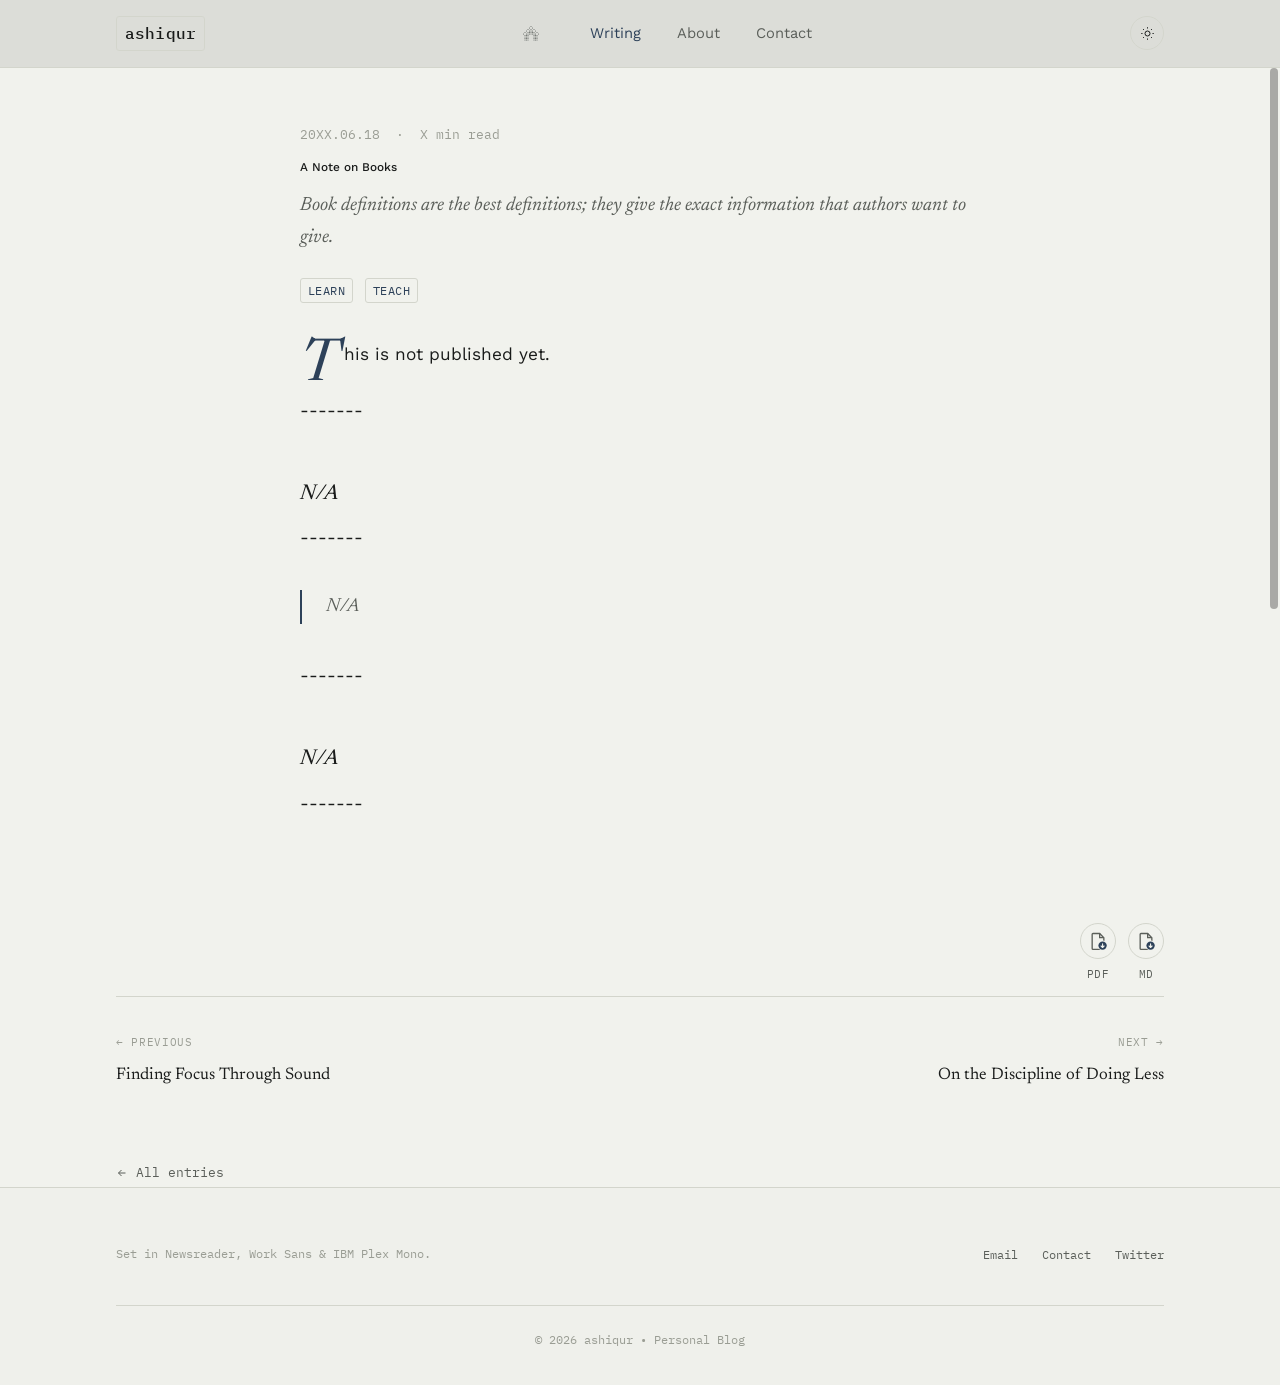
<file: blog/a-note-on-books/index.html>
<!DOCTYPE html>
<html lang="en">
<head>
<meta charset="UTF-8">
<meta name="viewport" content="width=device-width, initial-scale=1.0">
<title>A Note on Books - ashiqur</title>
<meta name="description" content="A Note on something called book.">
<link rel="icon" href="../../favicon.svg" type="image/svg+xml">

<meta property="og:type" content="article">
<meta property="og:site_name" content="ashiqur">
<meta property="og:title" content="A Note on Books">
<meta property="og:description" content="A Note on something called book & something more.">
<meta property="og:url" content="https://blog.ashiqur.in/blog/a-note-on-books/">
<meta property="og:image" content="https://blog.ashiqur.in/assets/og/blog-a-note-on-books.png">
<meta property="og:image:width" content="1200">
<meta property="og:image:height" content="630">

<meta name="twitter:card" content="summary_large_image">
<meta name="twitter:site" content="@ashiqur_sf">
<meta name="twitter:title" content="A Note on Books">
<meta name="twitter:description" content="A Note on something called book & something more.">
<meta name="twitter:image" content="https://blog.ashiqur.in/assets/og/blog-a-note-on-books.png">

<script>
(function(){try{var t=localStorage.getItem('theme');if(!t){t=window.matchMedia('(prefers-color-scheme: dark)').matches?'dark':'light';}document.documentElement.setAttribute('data-theme',t);}catch(e){}})();
</script>
<link rel="preconnect" href="https://fonts.googleapis.com">
<link rel="preconnect" href="https://fonts.gstatic.com" crossorigin>
<link href="https://fonts.googleapis.com/css2?family=Newsreader:ital,opsz,wght@0,6..72,300;0,6..72,400;0,6..72,500;1,6..72,400;1,6..72,500&family=Work+Sans:wght@300;400;500;600;700&family=IBM+Plex+Mono:wght@400;500&display=swap" rel="stylesheet">
<link rel="canonical" href="https://blog.ashiqur.in/blog/a-note-on-books/">
<link rel="stylesheet" href="../../styles.css">
</head>
<body>

<div class="progress-bar"></div>

<header class="site-header">
  <div class="header-inner">
    <a href="../../" class="wordmark" style="border: 1px solid var(--rule); padding: 0.2rem 0.5rem; border-radius: var(--radius); display: inline-block;">
  ashiqur
</a>

<nav class="site-nav">
  <div class="site-nav-inner">
  <a href="../../" class="link-ink home-link" aria-label="Home">
    <svg xmlns="http://www.w3.org/2000/svg" width="16" height="16" viewBox="0 0 32 32" fill="currentColor" style="vertical-align: middle;">
      <path d="M16 6A1 1 0 1016 8 1 1 0 1016 6zM19 9A1 1 0 1019 11 1 1 0 1019 9zM16 9A1 1 0 1016 11 1 1 0 1016 9zM13 9A1 1 0 1013 11 1 1 0 1013 9zM22 12A1 1 0 1022 14 1 1 0 1022 12zM19 12A1 1 0 1019 14 1 1 0 1019 12zM16 12A1 1 0 1016 14 1 1 0 1016 12zM13 12A1 1 0 1013 14 1 1 0 1013 12zM10 12A1 1 0 1010 14 1 1 0 1010 12zM25 15A1 1 0 1025 17 1 1 0 1025 15zM22 15A1 1 0 1022 17 1 1 0 1022 15zM19 15A1 1 0 1019 17 1 1 0 1019 15zM16 15A1 1 0 1016 17 1 1 0 1016 15zM13 15A1 1 0 1013 17 1 1 0 1013 15zM10 15A1 1 0 1010 17 1 1 0 1010 15zM7 15A1 1 0 107 17 1 1 0 107 15zM25 18A1 1 0 1025 20 1 1 0 1025 18zM22 18A1 1 0 1022 20 1 1 0 1022 18zM10 18A1 1 0 1010 20 1 1 0 1010 18zM7 18A1 1 0 107 20 1 1 0 107 18zM4 18A1 1 0 104 20 1 1 0 104 18zM25 21A1 1 0 1025 23 1 1 0 1025 21zM22 21A1 1 0 1022 23 1 1 0 1022 21zM10 21A1 1 0 1010 23 1 1 0 1010 21zM7 21A1 1 0 107 23 1 1 0 107 21zM4 21A1 1 0 104 23 1 1 0 104 21zM25 24A1 1 0 1025 26 1 1 0 1025 24zM28 18A1 1 0 1028 20 1 1 0 1028 18zM16 0A1 1 0 1016 2 1 1 0 1016 0zM19 3A1 1 0 1019 5 1 1 0 1019 3zM13 3A1 1 0 1013 5 1 1 0 1013 3zM22 6A1 1 0 1022 8 1 1 0 1022 6zM10 6A1 1 0 1010 8 1 1 0 1010 6zM25 9A1 1 0 1025 11 1 1 0 1025 9zM7 9A1 1 0 107 11 1 1 0 107 9zM4 12A1 1 0 104 14 1 1 0 104 12zM28 12A1 1 0 1028 14 1 1 0 1028 12zM31 15A1 1 0 1031 17 1 1 0 1031 15zM1 15A1 1 0 101 17 1 1 0 101 15zM28 21A1 1 0 1028 23 1 1 0 1028 21zM28 24A1 1 0 1028 26 1 1 0 1028 24zM22 24A1 1 0 1022 26 1 1 0 1022 24zM10 24A1 1 0 1010 26 1 1 0 1010 24zM7 24A1 1 0 107 26 1 1 0 107 24zM4 24A1 1 0 104 26 1 1 0 104 24zM25 27A1 1 0 1025 29 1 1 0 1025 27zM28 27A1 1 0 1028 29 1 1 0 1028 27zM22 27A1 1 0 1022 29 1 1 0 1022 27zM10 27A1 1 0 1010 29 1 1 0 1010 27zM7 27A1 1 0 107 29 1 1 0 107 27zM4 27A1 1 0 104 29 1 1 0 104 27z"></path>
    </svg>
  </a>
  <a href="../" class="link-ink active">Writing</a>
  <a href="../../about/" class="link-ink">About</a>
  <a href="../../contact/" class="link-ink">Contact</a>
</div>
</nav>
    <div class="header-tools">
      <button class="theme-toggle" aria-label="Toggle dark mode">
        <svg class="icon-sun" viewBox="0 0 24 24" fill="none" stroke="currentColor" stroke-width="1.6"><circle cx="12" cy="12" r="4"/><path d="M12 2v2M12 20v2M4.9 4.9l1.4 1.4M17.7 17.7l1.4 1.4M2 12h2M20 12h2M4.9 19.1l1.4-1.4M17.7 6.3l1.4-1.4"/></svg>
        <svg class="icon-moon" viewBox="0 0 24 24" fill="none" stroke="currentColor" stroke-width="1.6"><path d="M20 14.5A8.5 8.5 0 1 1 9.5 4a7 7 0 0 0 10.5 10.5Z"/></svg>
      </button>
      <button class="nav-toggle" aria-label="Menu"><span></span><span></span><span></span></button>
    </div>
  </div>
</header>

<main>
  <div class="container">

    <article>
      <header class="post-head measure">
        <div class="post-meta">
          <span>20XX.06.18</span>
          <span>·</span>
          <span>X min read</span>
        </div>
        <h1 class="post-title">A Note on Books</h1>
        <p class="post-dek">Book definitions are the best definitions; they give the exact information that authors want to give.</p>
        <div class="post-tags">
          <span class="tag">LEARN</span>
          <span class="tag">TEACH</span>
        </div>
      </header>

      <div class="post-body measure">
        <p>This is not published yet.</p>

        <p>-------</p>

        <h3>N/A</h3>
        <p>-------</p>

        <blockquote>N/A</blockquote>

        <p>-------</p>

        <h3>N/A</h3>
        <p>-------</p>
      </div>

      <nav class="post-nav">
        <div class="post-nav-item prev">
          <a href="../finding-focus-through-sound/" class="link-ink">
            <span class="post-nav-label">← Previous</span>
            <span class="post-nav-title">Finding Focus Through Sound</span>
          </a>
        </div>
        <div class="post-nav-item next">
          <a href="../on-the-discipline-of-doing-less/" class="link-ink">
            <span class="post-nav-label">Next →</span>
            <span class="post-nav-title">On the Discipline of Doing Less</span>
          </a>
        </div>
      </nav>

      <a href="../#entries" class="back-link">
        <svg viewBox="0 0 24 24" fill="none" stroke="currentColor" stroke-width="2"><path d="M19 12H5M11 18l-6-6 6-6"/></svg>
        All entries
      </a>
    </article>

  </div>
</main>

<footer class="site-footer">
  <div class="container">
    <style>
  @media (max-width: 700px) {
    .footer-inner {
      flex-direction: column !important;
      justify-content: center !important;
      text-align: center !important;
    }
    .footer-links {
      justify-content: center !important;
      width: 100% !important;
    }
  }
</style>

<div class="footer-inner">
  <p class="colophon">Set in Newsreader, Work Sans &amp; IBM Plex Mono.</p>
  <div class="footer-links">
    <a href="mailto:email@ashiqur.in">Email</a>
    <a href="../contact/">Contact</a>
    <a href="https://x.com/ashiqur_sf">Twitter</a>
  </div>
  <p class="copyright" style="text-align: center;">© <span id="year"></span> ashiqur • Personal Blog</p>
</div>
  </div>
</footer>

<script src="../../script.js"></script>
</body>
</html>
</file>
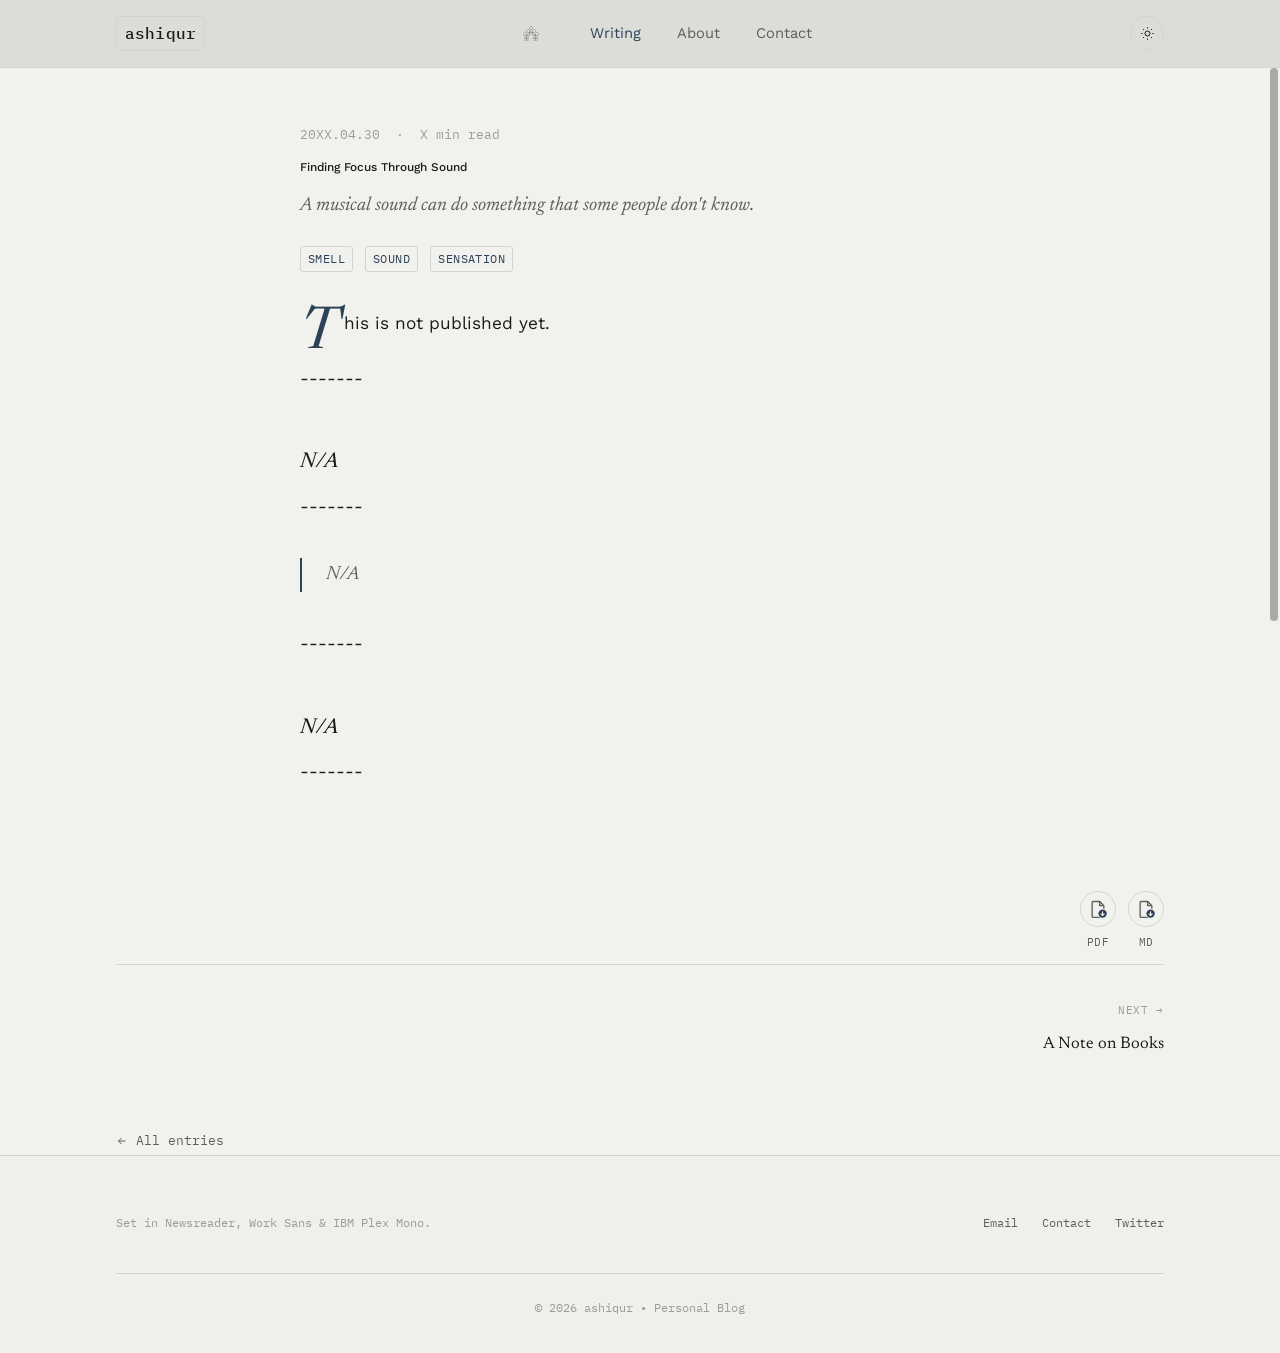
<file: blog/finding-focus-through-sound/index.html>
<!DOCTYPE html>
<html lang="en">
<head>
<meta charset="UTF-8">
<meta name="viewport" content="width=device-width, initial-scale=1.0">
<title>Finding Focus Through Sound - ashiqur</title>
<meta name="description" content="Making a sound Nostalgic.">
<link rel="icon" href="../../favicon.svg" type="image/svg+xml">

<meta property="og:type" content="article">
<meta property="og:site_name" content="ashiqur">
<meta property="og:title" content="Finding Focus Through Sound">
<meta property="og:description" content="Making a sound Nostalgic & more.">
<meta property="og:url" content="https://blog.ashiqur.in/blog/finding-focus-through-sound/">
<meta property="og:image" content="https://blog.ashiqur.in/assets/og/blog-finding-focus-through-sound.png">
<meta property="og:image:width" content="1200">
<meta property="og:image:height" content="630">

<meta name="twitter:card" content="summary_large_image">
<meta name="twitter:site" content="@ashiqur_sf">
<meta name="twitter:title" content="Finding Focus Through Sound">
<meta name="twitter:description" content="Making a sound Nostalgic & more.">
<meta name="twitter:image" content="https://blog.ashiqur.in/assets/og/blog-finding-focus-through-sound.png">

<script>
(function(){try{var t=localStorage.getItem('theme');if(!t){t=window.matchMedia('(prefers-color-scheme: dark)').matches?'dark':'light';}document.documentElement.setAttribute('data-theme',t);}catch(e){}})();
</script>
<link rel="preconnect" href="https://fonts.googleapis.com">
<link rel="preconnect" href="https://fonts.gstatic.com" crossorigin>
<link href="https://fonts.googleapis.com/css2?family=Newsreader:ital,opsz,wght@0,6..72,300;0,6..72,400;0,6..72,500;1,6..72,400;1,6..72,500&family=Work+Sans:wght@300;400;500;600;700&family=IBM+Plex+Mono:wght@400;500&display=swap" rel="stylesheet">
<link rel="canonical" href="https://blog.ashiqur.in/finding-focus-through-sound/">
<link rel="stylesheet" href="../../styles.css">
</head>
<body>

<div class="progress-bar"></div>

<header class="site-header">
  <div class="header-inner">
    <a href="../../" class="wordmark" style="border: 1px solid var(--rule); padding: 0.2rem 0.5rem; border-radius: var(--radius); display: inline-block;">
  ashiqur
</a>

<nav class="site-nav">
  <div class="site-nav-inner">
  <a href="../../" class="link-ink home-link" aria-label="Home">
    <svg xmlns="http://www.w3.org/2000/svg" width="16" height="16" viewBox="0 0 32 32" fill="currentColor" style="vertical-align: middle;">
      <path d="M16 6A1 1 0 1016 8 1 1 0 1016 6zM19 9A1 1 0 1019 11 1 1 0 1019 9zM16 9A1 1 0 1016 11 1 1 0 1016 9zM13 9A1 1 0 1013 11 1 1 0 1013 9zM22 12A1 1 0 1022 14 1 1 0 1022 12zM19 12A1 1 0 1019 14 1 1 0 1019 12zM16 12A1 1 0 1016 14 1 1 0 1016 12zM13 12A1 1 0 1013 14 1 1 0 1013 12zM10 12A1 1 0 1010 14 1 1 0 1010 12zM25 15A1 1 0 1025 17 1 1 0 1025 15zM22 15A1 1 0 1022 17 1 1 0 1022 15zM19 15A1 1 0 1019 17 1 1 0 1019 15zM16 15A1 1 0 1016 17 1 1 0 1016 15zM13 15A1 1 0 1013 17 1 1 0 1013 15zM10 15A1 1 0 1010 17 1 1 0 1010 15zM7 15A1 1 0 107 17 1 1 0 107 15zM25 18A1 1 0 1025 20 1 1 0 1025 18zM22 18A1 1 0 1022 20 1 1 0 1022 18zM10 18A1 1 0 1010 20 1 1 0 1010 18zM7 18A1 1 0 107 20 1 1 0 107 18zM4 18A1 1 0 104 20 1 1 0 104 18zM25 21A1 1 0 1025 23 1 1 0 1025 21zM22 21A1 1 0 1022 23 1 1 0 1022 21zM10 21A1 1 0 1010 23 1 1 0 1010 21zM7 21A1 1 0 107 23 1 1 0 107 21zM4 21A1 1 0 104 23 1 1 0 104 21zM25 24A1 1 0 1025 26 1 1 0 1025 24zM28 18A1 1 0 1028 20 1 1 0 1028 18zM16 0A1 1 0 1016 2 1 1 0 1016 0zM19 3A1 1 0 1019 5 1 1 0 1019 3zM13 3A1 1 0 1013 5 1 1 0 1013 3zM22 6A1 1 0 1022 8 1 1 0 1022 6zM10 6A1 1 0 1010 8 1 1 0 1010 6zM25 9A1 1 0 1025 11 1 1 0 1025 9zM7 9A1 1 0 107 11 1 1 0 107 9zM4 12A1 1 0 104 14 1 1 0 104 12zM28 12A1 1 0 1028 14 1 1 0 1028 12zM31 15A1 1 0 1031 17 1 1 0 1031 15zM1 15A1 1 0 101 17 1 1 0 101 15zM28 21A1 1 0 1028 23 1 1 0 1028 21zM28 24A1 1 0 1028 26 1 1 0 1028 24zM22 24A1 1 0 1022 26 1 1 0 1022 24zM10 24A1 1 0 1010 26 1 1 0 1010 24zM7 24A1 1 0 107 26 1 1 0 107 24zM4 24A1 1 0 104 26 1 1 0 104 24zM25 27A1 1 0 1025 29 1 1 0 1025 27zM28 27A1 1 0 1028 29 1 1 0 1028 27zM22 27A1 1 0 1022 29 1 1 0 1022 27zM10 27A1 1 0 1010 29 1 1 0 1010 27zM7 27A1 1 0 107 29 1 1 0 107 27zM4 27A1 1 0 104 29 1 1 0 104 27z"></path>
    </svg>
  </a>
  <a href="../" class="link-ink active">Writing</a>
  <a href="../../about/" class="link-ink">About</a>
  <a href="../../contact/" class="link-ink">Contact</a>
</div>
</nav>
    <div class="header-tools">
      <button class="theme-toggle" aria-label="Toggle dark mode">
        <svg class="icon-sun" viewBox="0 0 24 24" fill="none" stroke="currentColor" stroke-width="1.6"><circle cx="12" cy="12" r="4"/><path d="M12 2v2M12 20v2M4.9 4.9l1.4 1.4M17.7 17.7l1.4 1.4M2 12h2M20 12h2M4.9 19.1l1.4-1.4M17.7 6.3l1.4-1.4"/></svg>
        <svg class="icon-moon" viewBox="0 0 24 24" fill="none" stroke="currentColor" stroke-width="1.6"><path d="M20 14.5A8.5 8.5 0 1 1 9.5 4a7 7 0 0 0 10.5 10.5Z"/></svg>
      </button>
      <button class="nav-toggle" aria-label="Menu"><span></span><span></span><span></span></button>
    </div>
  </div>
</header>

<main>
  <div class="container">

    <article>
      <header class="post-head measure">
        <div class="post-meta">
          <span>20XX.04.30</span>
          <span>·</span>
          <span>X min read</span>
        </div>
        <h1 class="post-title">Finding Focus Through Sound</h1>
        <p class="post-dek">A musical sound can do something that some people don't know.</p>
        <div class="post-tags">
          <span class="tag">SMELL</span>
          <span class="tag">SOUND</span>
          <span class="tag">SENSATION</span>
        </div>
      </header>

      <div class="post-body measure">
        <p>This is not published yet.</p>

        <p>-------</p>

        <h3>N/A</h3>
        <p>-------</p>

        <blockquote>N/A</blockquote>

        <p>-------</p>

        <h3>N/A</h3>
        <p>-------</p>
      </div>

      <nav class="post-nav">
        <div class="post-nav-item next">
          <a href="../a-note-on-books/" class="link-ink">
            <span class="post-nav-label">Next →</span>
            <span class="post-nav-title">A Note on Books</span>
          </a>
        </div>
      </nav>

      <a href="../#entries" class="back-link">
        <svg viewBox="0 0 24 24" fill="none" stroke="currentColor" stroke-width="2"><path d="M19 12H5M11 18l-6-6 6-6"/></svg>
        All entries
      </a>
    </article>

  </div>
</main>

<footer class="site-footer">
  <div class="container">
    <style>
  @media (max-width: 700px) {
    .footer-inner {
      flex-direction: column !important;
      justify-content: center !important;
      text-align: center !important;
    }
    .footer-links {
      justify-content: center !important;
      width: 100% !important;
    }
  }
</style>

<div class="footer-inner">
  <p class="colophon">Set in Newsreader, Work Sans &amp; IBM Plex Mono.</p>
  <div class="footer-links">
    <a href="mailto:email@ashiqur.in">Email</a>
    <a href="../contact/">Contact</a>
    <a href="https://x.com/ashiqur_sf">Twitter</a>
  </div>
  <p class="copyright" style="text-align: center;">© <span id="year"></span> ashiqur • Personal Blog</p>
</div>
  </div>
</footer>

<script src="../../script.js"></script>
</body>
</html>
</file>
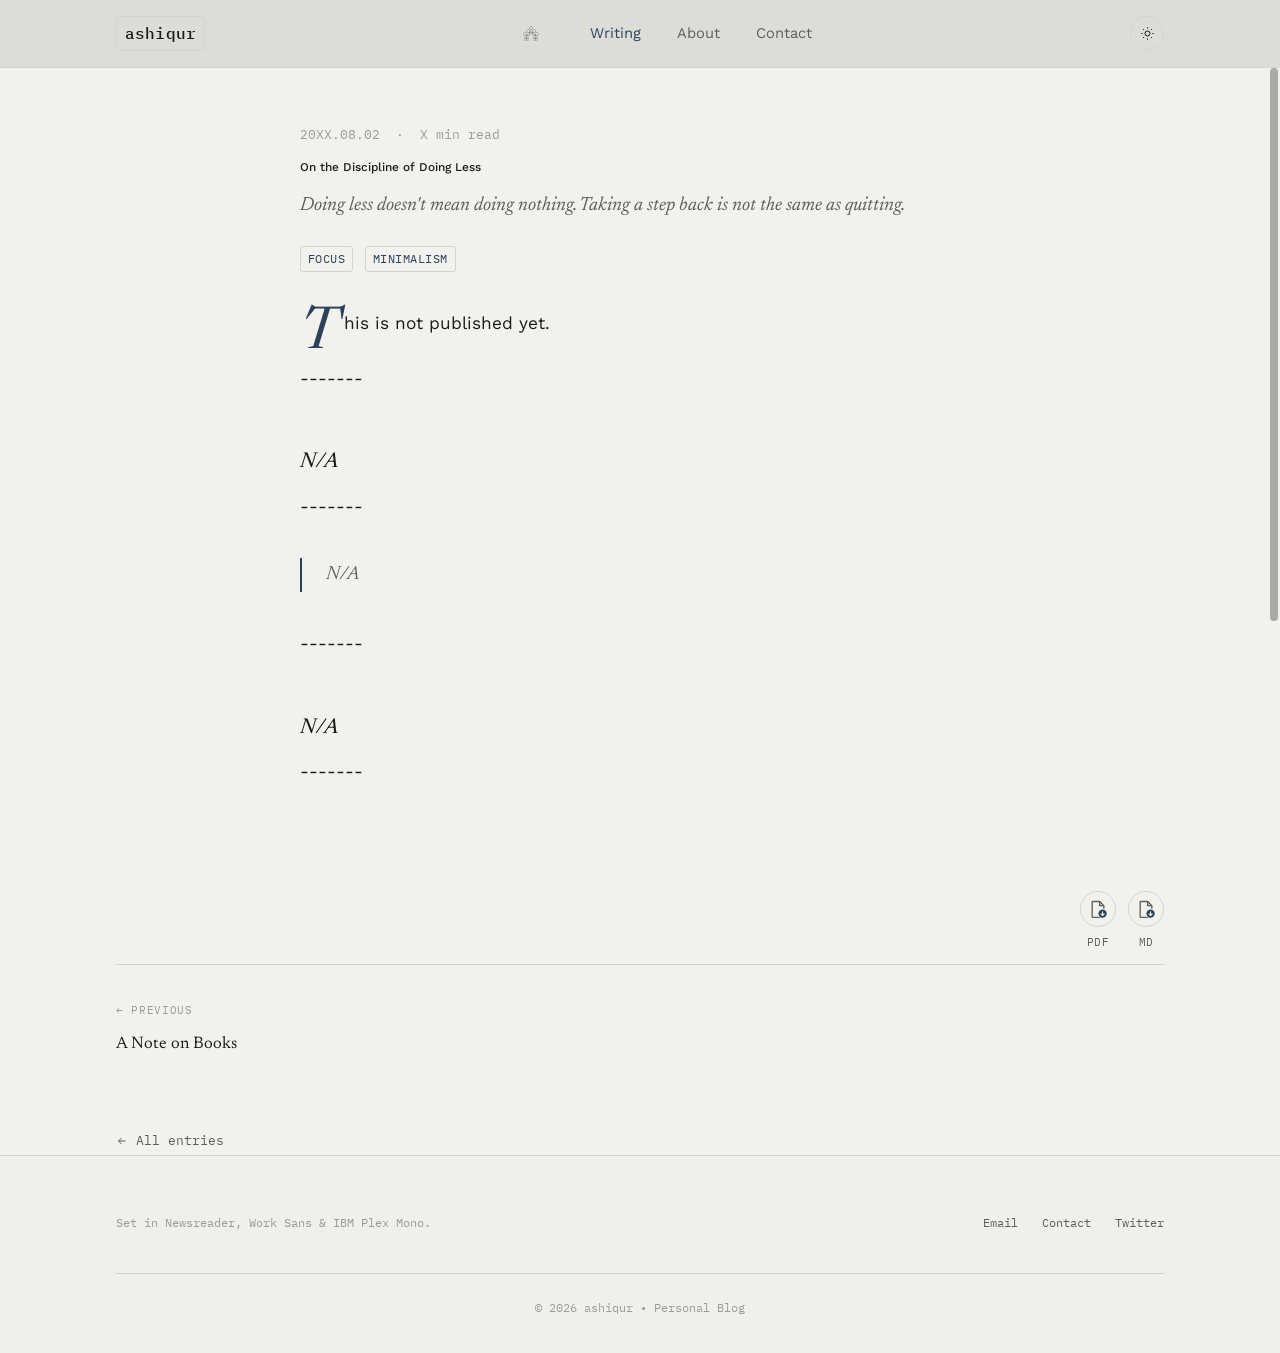
<file: blog/on-the-discipline-of-doing-less/index.html>
<!DOCTYPE html>
<html lang="en">
<head>
<meta charset="UTF-8">
<meta name="viewport" content="width=device-width, initial-scale=1.0">
<title>On the Discipline of Doing Less - ashiqur</title>
<meta name="description" content="Doing less doesn't mean doing nothing.">
<link rel="icon" href="../../favicon.svg" type="image/svg+xml">

<meta property="og:type" content="article">
<meta property="og:site_name" content="ashiqur">
<meta property="og:title" content="On the Discipline of Doing Less">
<meta property="og:description" content="Taking a step back is not the same as quitting.">
<meta property="og:url" content="https://blog.ashiqur.in/blog/on-the-discipline-of-doing-less/">
<meta property="og:image" content="https://blog.ashiqur.in/assets/og/blog-on-the-discipline-of-doing-less.png">
<meta property="og:image:width" content="1200">
<meta property="og:image:height" content="630">

<meta name="twitter:card" content="summary_large_image">
<meta name="twitter:site" content="@ashiqur_sf">
<meta name="twitter:title" content="On the Discipline of Doing Less">
<meta name="twitter:description" content="Taking a step back is not the same as quitting.">
<meta name="twitter:image" content="https://blog.ashiqur.in/assets/og/blog-on-the-discipline-of-doing-less.png">

<script>
(function(){try{var t=localStorage.getItem('theme');if(!t){t=window.matchMedia('(prefers-color-scheme: dark)').matches?'dark':'light';}document.documentElement.setAttribute('data-theme',t);}catch(e){}})();
</script>
<link rel="preconnect" href="https://fonts.googleapis.com">
<link rel="preconnect" href="https://fonts.gstatic.com" crossorigin>
<link href="https://fonts.googleapis.com/css2?family=Newsreader:ital,opsz,wght@0,6..72,300;0,6..72,400;0,6..72,500;1,6..72,400;1,6..72,500&family=Work+Sans:wght@300;400;500;600;700&family=IBM+Plex+Mono:wght@400;500&display=swap" rel="stylesheet">
<link rel="canonical" href="https://blog.ashiqur.in/blog/on-the-discipline-of-doing-less/">
<link rel="stylesheet" href="../../styles.css">
</head>
<body>

<div class="progress-bar"></div>

<header class="site-header">
  <div class="header-inner">
    <a href="../../" class="wordmark" style="border: 1px solid var(--rule); padding: 0.2rem 0.5rem; border-radius: var(--radius); display: inline-block;">
  ashiqur
</a>

<nav class="site-nav">
  <div class="site-nav-inner">
  <a href="../../" class="link-ink home-link" aria-label="Home">
    <svg xmlns="http://www.w3.org/2000/svg" width="16" height="16" viewBox="0 0 32 32" fill="currentColor" style="vertical-align: middle;">
      <path d="M16 6A1 1 0 1016 8 1 1 0 1016 6zM19 9A1 1 0 1019 11 1 1 0 1019 9zM16 9A1 1 0 1016 11 1 1 0 1016 9zM13 9A1 1 0 1013 11 1 1 0 1013 9zM22 12A1 1 0 1022 14 1 1 0 1022 12zM19 12A1 1 0 1019 14 1 1 0 1019 12zM16 12A1 1 0 1016 14 1 1 0 1016 12zM13 12A1 1 0 1013 14 1 1 0 1013 12zM10 12A1 1 0 1010 14 1 1 0 1010 12zM25 15A1 1 0 1025 17 1 1 0 1025 15zM22 15A1 1 0 1022 17 1 1 0 1022 15zM19 15A1 1 0 1019 17 1 1 0 1019 15zM16 15A1 1 0 1016 17 1 1 0 1016 15zM13 15A1 1 0 1013 17 1 1 0 1013 15zM10 15A1 1 0 1010 17 1 1 0 1010 15zM7 15A1 1 0 107 17 1 1 0 107 15zM25 18A1 1 0 1025 20 1 1 0 1025 18zM22 18A1 1 0 1022 20 1 1 0 1022 18zM10 18A1 1 0 1010 20 1 1 0 1010 18zM7 18A1 1 0 107 20 1 1 0 107 18zM4 18A1 1 0 104 20 1 1 0 104 18zM25 21A1 1 0 1025 23 1 1 0 1025 21zM22 21A1 1 0 1022 23 1 1 0 1022 21zM10 21A1 1 0 1010 23 1 1 0 1010 21zM7 21A1 1 0 107 23 1 1 0 107 21zM4 21A1 1 0 104 23 1 1 0 104 21zM25 24A1 1 0 1025 26 1 1 0 1025 24zM28 18A1 1 0 1028 20 1 1 0 1028 18zM16 0A1 1 0 1016 2 1 1 0 1016 0zM19 3A1 1 0 1019 5 1 1 0 1019 3zM13 3A1 1 0 1013 5 1 1 0 1013 3zM22 6A1 1 0 1022 8 1 1 0 1022 6zM10 6A1 1 0 1010 8 1 1 0 1010 6zM25 9A1 1 0 1025 11 1 1 0 1025 9zM7 9A1 1 0 107 11 1 1 0 107 9zM4 12A1 1 0 104 14 1 1 0 104 12zM28 12A1 1 0 1028 14 1 1 0 1028 12zM31 15A1 1 0 1031 17 1 1 0 1031 15zM1 15A1 1 0 101 17 1 1 0 101 15zM28 21A1 1 0 1028 23 1 1 0 1028 21zM28 24A1 1 0 1028 26 1 1 0 1028 24zM22 24A1 1 0 1022 26 1 1 0 1022 24zM10 24A1 1 0 1010 26 1 1 0 1010 24zM7 24A1 1 0 107 26 1 1 0 107 24zM4 24A1 1 0 104 26 1 1 0 104 24zM25 27A1 1 0 1025 29 1 1 0 1025 27zM28 27A1 1 0 1028 29 1 1 0 1028 27zM22 27A1 1 0 1022 29 1 1 0 1022 27zM10 27A1 1 0 1010 29 1 1 0 1010 27zM7 27A1 1 0 107 29 1 1 0 107 27zM4 27A1 1 0 104 29 1 1 0 104 27z"></path>
    </svg>
  </a>
  <a href="../" class="link-ink active">Writing</a>
  <a href="../../about/" class="link-ink">About</a>
  <a href="../../contact/" class="link-ink">Contact</a>
</div>
</nav>
    <div class="header-tools">
      <button class="theme-toggle" aria-label="Toggle dark mode">
        <svg class="icon-sun" viewBox="0 0 24 24" fill="none" stroke="currentColor" stroke-width="1.6"><circle cx="12" cy="12" r="4"/><path d="M12 2v2M12 20v2M4.9 4.9l1.4 1.4M17.7 17.7l1.4 1.4M2 12h2M20 12h2M4.9 19.1l1.4-1.4M17.7 6.3l1.4-1.4"/></svg>
        <svg class="icon-moon" viewBox="0 0 24 24" fill="none" stroke="currentColor" stroke-width="1.6"><path d="M20 14.5A8.5 8.5 0 1 1 9.5 4a7 7 0 0 0 10.5 10.5Z"/></svg>
      </button>
      <button class="nav-toggle" aria-label="Menu"><span></span><span></span><span></span></button>
    </div>
  </div>
</header>

<main>
  <div class="container">

    <article>
      <header class="post-head measure">
        <div class="post-meta">
          <span>20XX.08.02</span>
          <span>·</span>
          <span>X min read</span>
        </div>
        <h1 class="post-title">On the Discipline of Doing Less</h1>
        <p class="post-dek">Doing less doesn't mean doing nothing. Taking a step back is not the same as quitting.</p>
        <div class="post-tags">
          <span class="tag">FOCUS</span>
          <span class="tag">MINIMALISM</span>
        </div>
      </header>

      <div class="post-body measure">
        <p>This is not published yet.</p>

        <p>-------</p>

        <h3>N/A</h3>
        <p>-------</p>

        <blockquote>N/A</blockquote>

        <p>-------</p>

        <h3>N/A</h3>
        <p>-------</p>
      </div>

      <nav class="post-nav">
        <div class="post-nav-item prev">
          <a href="../a-note-on-books/" class="link-ink">
            <span class="post-nav-label">← Previous</span>
            <span class="post-nav-title">A Note on Books</span>
          </a>
        </div>
      </nav>

      <a href="../#entries" class="back-link">
        <svg viewBox="0 0 24 24" fill="none" stroke="currentColor" stroke-width="2"><path d="M19 12H5M11 18l-6-6 6-6"/></svg>
        All entries
      </a>
    </article>

  </div>
</main>

<footer class="site-footer">
  <div class="container">
    <style>
  @media (max-width: 700px) {
    .footer-inner {
      flex-direction: column !important;
      justify-content: center !important;
      text-align: center !important;
    }
    .footer-links {
      justify-content: center !important;
      width: 100% !important;
    }
  }
</style>

<div class="footer-inner">
  <p class="colophon">Set in Newsreader, Work Sans &amp; IBM Plex Mono.</p>
  <div class="footer-links">
    <a href="mailto:email@ashiqur.in">Email</a>
    <a href="../contact/">Contact</a>
    <a href="https://x.com/ashiqur_sf">Twitter</a>
  </div>
  <p class="copyright" style="text-align: center;">© <span id="year"></span> ashiqur • Personal Blog</p>
</div>
  </div>
</footer>

<script src="../../script.js"></script>
</body>
</html>
</file>
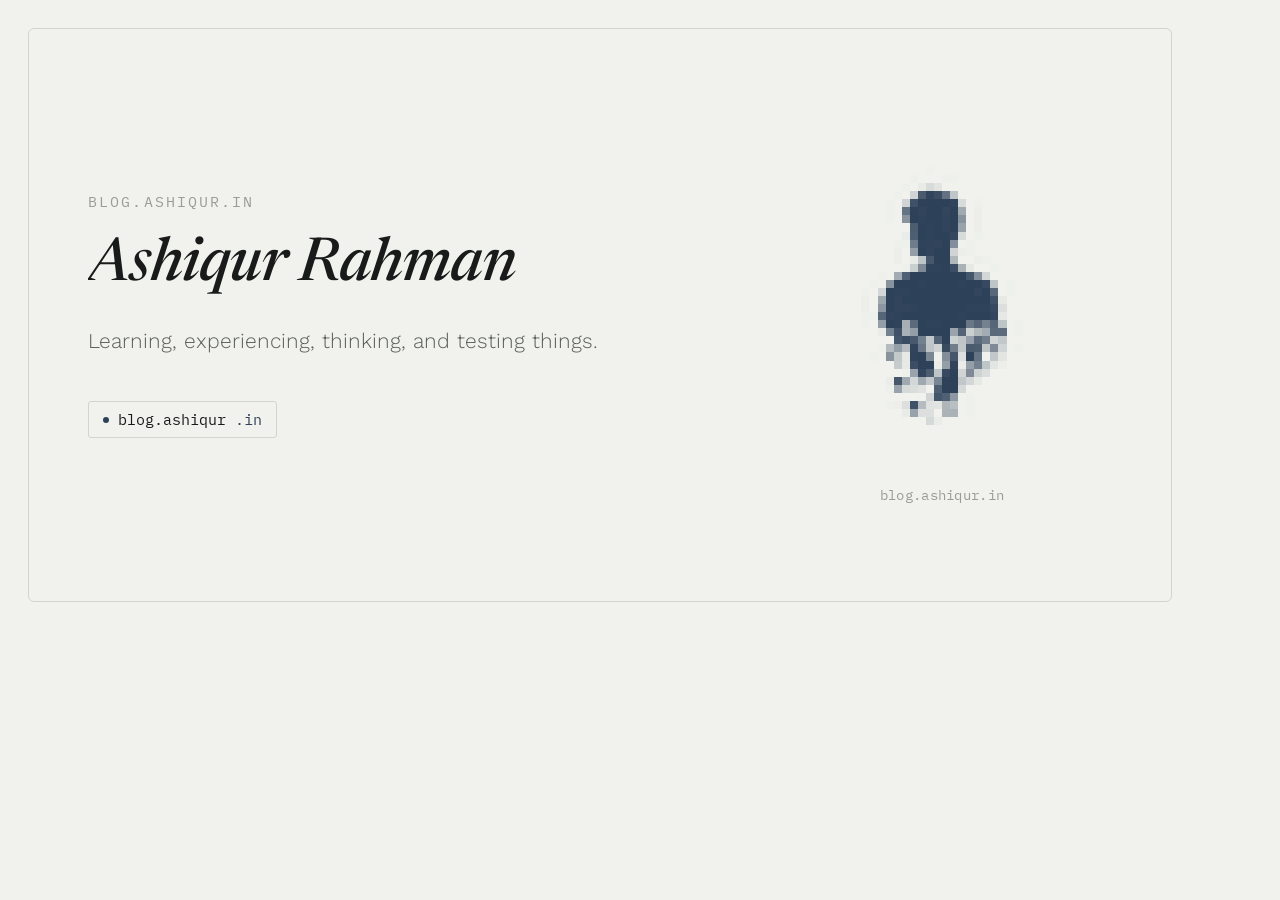
<file: og-preview.html>
<!DOCTYPE html>
<html lang="en" data-theme="light">
<head>
<meta charset="UTF-8">
<title>OG Preview - blog.ashiqur.in</title>
<meta name="robots" content="noindex">
<link rel="preconnect" href="https://fonts.googleapis.com">
<link rel="preconnect" href="https://fonts.gstatic.com" crossorigin>
<link href="https://fonts.googleapis.com/css2?family=Newsreader:ital,opsz,wght@0,6..72,400;0,6..72,500;1,6..72,400;1,6..72,500&family=Work+Sans:wght@300;400;500;600&family=IBM+Plex+Mono:wght@400;500&display=block" rel="stylesheet">
<style>
  /* ---------- same tokens as styles.css ---------- */
  :root {
    --paper:       #f1f2ed;
    --paper-alt:   #e7e9e1;
    --ink:         #191b1a;
    --ink-soft:    #5b5f5a;
    --ink-faint:   #9a9d94;
    --accent:      #2d4159;
    --accent-soft: #7c93a6;
    --rule:        #d3d5cc;
    --radius: 3px;

    --font-display: "Newsreader", Georgia, serif;
    --font-body: "Work Sans", -apple-system, BlinkMacSystemFont, sans-serif;
    --font-mono: "IBM Plex Mono", "SFMono-Regular", Menlo, monospace;
  }
  [data-theme="dark"] {
    --paper:       #14161a;
    --paper-alt:   #1b1e22;
    --ink:         #ecede7;
    --ink-soft:    #9a9d96;
    --ink-faint:   #666a63;
    --accent:      #8fadcb;
    --accent-soft: #5c7185;
    --rule:        #2a2d31;
  }

  * { box-sizing: border-box; margin: 0; padding: 0; }

  /* fixed canvas — this file is only ever captured at 1200x630
     (the standard og:image / twitter:image size), never resized */
  html, body { width: 1200px; height: 630px; overflow: hidden; }
  body {
    background: var(--paper);
    color: var(--ink);
    font-family: var(--font-body);
    transition: background .2s ease, color .2s ease;
  }

  .card {
    position: relative;
    width: 1200px;
    height: 630px;
    display: flex;
    align-items: center;
    justify-content: space-between;
    gap: 64px;
    padding: 80px 88px;
  }
  .card::after {
    content: "";
    position: absolute;
    inset: 28px;
    border: 1px solid var(--rule);
    border-radius: 6px;
    pointer-events: none;
  }

  /* ---------- left: text stack ---------- */
  .content { max-width: 620px; }

  .eyebrow {
    font-family: var(--font-mono);
    font-size: 15px;
    letter-spacing: .14em;
    text-transform: uppercase;
    color: var(--ink-faint);
    margin-bottom: 22px;
    display: block;
  }
  .title {
    font-family: var(--font-display);
    font-style: italic;
    font-weight: 500;
    font-size: 60px;
    line-height: 1.1;
    letter-spacing: -.01em;
    color: var(--ink);
    margin-bottom: 26px;
    display: -webkit-box;
    -webkit-line-clamp: 2;
    -webkit-box-orient: vertical;
    overflow: hidden;
  }
  .desc {
    font-family: var(--font-body);
    font-weight: 300;
    font-size: 21px;
    line-height: 1.55;
    color: var(--ink-soft);
    max-width: 560px;
    margin-bottom: 44px;
    display: -webkit-box;
    -webkit-line-clamp: 3;
    -webkit-box-orient: vertical;
    overflow: hidden;
  }
  .wordmark {
    display: inline-flex;
    align-items: center;
    gap: 9px;
    font-family: var(--font-mono);
    font-size: 15px;
    color: var(--ink);
    border: 1px solid var(--rule);
    padding: 8px 14px;
    border-radius: var(--radius);
  }
  .wordmark .dot {
    width: 6px; height: 6px;
    border-radius: 50%;
    background: var(--accent);
    flex: none;
  }
  .wordmark .accent { color: var(--accent); }

  /* ---------- right: pixel avatar ---------- */
  .avatar-col {
    flex: none;
    display: flex;
    flex-direction: column;
    align-items: center;
    gap: 20px;
  }
  .avatar-panel {
    position: relative;
    width: 340px;
    height: 340px;
    display: flex;
    align-items: center;
    justify-content: center;
  }
  .avatar-panel svg { position: relative; width: 258px; height: 258px; background: transparent; }
  .avatar-caption {
    font-family: var(--font-mono);
    font-size: 14px;
    color: var(--ink-faint);
    letter-spacing: .02em;
  }
</style>
</head>
<body>

<div class="card">
  <div class="content">
    <span class="eyebrow" id="og-eyebrow">BLOG.ASHIQUR.IN</span>
    <h1 class="title" id="og-title">Ashiqur Rahman</h1>
    <p class="desc" id="og-desc">Learning, experiencing, thinking, and testing things.</p>
    <div class="wordmark"><span class="dot"></span>blog.ashiqur<span class="accent">.in</span></div>
  </div>

  <div class="avatar-col">
    <div class="avatar-panel">
      <svg viewBox="0 0 32 32" xmlns="http://www.w3.org/2000/svg" shape-rendering="crispEdges" role="img" aria-label="Pixel portrait of Ashiqur Rahman">
        <g fill="var(--accent, #2d4159)">
          <rect x="14" y="0" width="1" height="1" fill-opacity="0.01"/>
          <rect x="12" y="1" width="1" height="1" fill-opacity="0.01"/>
          <rect x="16" y="1" width="2" height="1" fill-opacity="0.01"/>
          <rect x="11" y="2" width="1" height="1" fill-opacity="0.01"/>
          <rect x="13" y="2" width="1" height="1" fill-opacity="0.04"/>
          <rect x="14" y="2" width="1" height="1" fill-opacity="0.13"/>
          <rect x="15" y="2" width="1" height="1" fill-opacity="0.08"/>
          <rect x="10" y="3" width="1" height="1" fill-opacity="0.01"/>
          <rect x="12" y="3" width="1" height="1" fill-opacity="0.17"/>
          <rect x="13" y="3" width="1" height="1" fill-opacity="0.85"/>
          <rect x="14" y="3" width="1" height="1" fill-opacity="0.98"/>
          <rect x="15" y="3" width="1" height="1" fill-opacity="0.93"/>
          <rect x="16" y="3" width="1" height="1" fill-opacity="0.72"/>
          <rect x="17" y="3" width="1" height="1" fill-opacity="0.25"/>
          <rect x="9" y="4" width="1" height="1" fill-opacity="0.01"/>
          <rect x="11" y="4" width="1" height="1" fill-opacity="0.17"/>
          <rect x="12" y="4" width="1" height="1" fill-opacity="0.91"/>
          <rect x="13" y="4" width="4" height="1"/>
          <rect x="17" y="4" width="1" height="1" fill-opacity="0.98"/>
          <rect x="18" y="4" width="1" height="1" fill-opacity="0.13"/>
          <rect x="20" y="4" width="1" height="1" fill-opacity="0.01"/>
          <rect x="9" y="5" width="1" height="1" fill-opacity="0.01"/>
          <rect x="11" y="5" width="1" height="1" fill-opacity="0.71"/>
          <rect x="12" y="5" width="1" height="1"/>
          <rect x="13" y="5" width="1" height="1" fill-opacity="0.98"/>
          <rect x="14" y="5" width="2" height="1"/>
          <rect x="16" y="5" width="1" height="1" fill-opacity="0.97"/>
          <rect x="17" y="5" width="1" height="1"/>
          <rect x="18" y="5" width="1" height="1" fill-opacity="0.41"/>
          <rect x="20" y="5" width="1" height="1" fill-opacity="0.02"/>
          <rect x="9" y="6" width="1" height="1" fill-opacity="0.01"/>
          <rect x="11" y="6" width="1" height="1" fill-opacity="0.53"/>
          <rect x="12" y="6" width="1" height="1"/>
          <rect x="13" y="6" width="1" height="1" fill-opacity="0.99"/>
          <rect x="14" y="6" width="2" height="1"/>
          <rect x="16" y="6" width="1" height="1" fill-opacity="0.98"/>
          <rect x="17" y="6" width="1" height="1"/>
          <rect x="18" y="6" width="1" height="1" fill-opacity="0.54"/>
          <rect x="20" y="6" width="1" height="1" fill-opacity="0.02"/>
          <rect x="12" y="7" width="1" height="1" fill-opacity="0.84"/>
          <rect x="13" y="7" width="1" height="1"/>
          <rect x="14" y="7" width="1" height="1" fill-opacity="0.99"/>
          <rect x="15" y="7" width="1" height="1"/>
          <rect x="16" y="7" width="1" height="1" fill-opacity="0.98"/>
          <rect x="17" y="7" width="1" height="1"/>
          <rect x="18" y="7" width="1" height="1" fill-opacity="0.45"/>
          <rect x="20" y="7" width="1" height="1" fill-opacity="0.02"/>
          <rect x="11" y="8" width="1" height="1" fill-opacity="0.03"/>
          <rect x="12" y="8" width="1" height="1" fill-opacity="0.83"/>
          <rect x="13" y="8" width="1" height="1"/>
          <rect x="14" y="8" width="1" height="1" fill-opacity="0.99"/>
          <rect x="15" y="8" width="2" height="1"/>
          <rect x="17" y="8" width="1" height="1" fill-opacity="0.96"/>
          <rect x="18" y="8" width="1" height="1" fill-opacity="0.13"/>
          <rect x="20" y="8" width="1" height="1" fill-opacity="0.01"/>
          <rect x="10" y="9" width="2" height="1" fill-opacity="0.01"/>
          <rect x="12" y="9" width="1" height="1" fill-opacity="0.66"/>
          <rect x="13" y="9" width="2" height="1" fill-opacity="0.99"/>
          <rect x="15" y="9" width="1" height="1" fill-opacity="0.98"/>
          <rect x="16" y="9" width="1" height="1"/>
          <rect x="17" y="9" width="1" height="1" fill-opacity="0.56"/>
          <rect x="19" y="9" width="1" height="1" fill-opacity="0.01"/>
          <rect x="10" y="10" width="1" height="1" fill-opacity="0.02"/>
          <rect x="12" y="10" width="1" height="1" fill-opacity="0.48"/>
          <rect x="13" y="10" width="1" height="1"/>
          <rect x="14" y="10" width="1" height="1" fill-opacity="0.98"/>
          <rect x="15" y="10" width="2" height="1"/>
          <rect x="17" y="10" width="1" height="1" fill-opacity="0.17"/>
          <rect x="18" y="10" width="1" height="1" fill-opacity="0.02"/>
          <rect x="19" y="10" width="1" height="1" fill-opacity="0.01"/>
          <rect x="10" y="11" width="1" height="1" fill-opacity="0.02"/>
          <rect x="12" y="11" width="1" height="1" fill-opacity="0.04"/>
          <rect x="13" y="11" width="1" height="1" fill-opacity="0.26"/>
          <rect x="14" y="11" width="1" height="1" fill-opacity="0.87"/>
          <rect x="15" y="11" width="2" height="1"/>
          <rect x="17" y="11" width="1" height="1" fill-opacity="0.33"/>
          <rect x="20" y="11" width="1" height="1" fill-opacity="0.02"/>
          <rect x="21" y="11" width="1" height="1" fill-opacity="0.01"/>
          <rect x="11" y="12" width="1" height="1" fill-opacity="0.01"/>
          <rect x="12" y="12" width="1" height="1" fill-opacity="0.2"/>
          <rect x="13" y="12" width="1" height="1" fill-opacity="0.58"/>
          <rect x="14" y="12" width="2" height="1" fill-opacity="0.99"/>
          <rect x="16" y="12" width="1" height="1"/>
          <rect x="17" y="12" width="1" height="1" fill-opacity="0.92"/>
          <rect x="18" y="12" width="1" height="1" fill-opacity="0.36"/>
          <rect x="19" y="12" width="1" height="1" fill-opacity="0.05"/>
          <rect x="22" y="12" width="1" height="1" fill-opacity="0.01"/>
          <rect x="8" y="13" width="1" height="1" fill-opacity="0.01"/>
          <rect x="10" y="13" width="1" height="1" fill-opacity="0.4"/>
          <rect x="11" y="13" width="1" height="1" fill-opacity="0.82"/>
          <rect x="12" y="13" width="7" height="1"/>
          <rect x="19" y="13" width="1" height="1" fill-opacity="0.88"/>
          <rect x="20" y="13" width="1" height="1" fill-opacity="0.56"/>
          <rect x="21" y="13" width="1" height="1" fill-opacity="0.15"/>
          <rect x="7" y="14" width="1" height="1" fill-opacity="0.01"/>
          <rect x="9" y="14" width="1" height="1" fill-opacity="0.53"/>
          <rect x="10" y="14" width="3" height="1"/>
          <rect x="13" y="14" width="1" height="1" fill-opacity="0.99"/>
          <rect x="14" y="14" width="4" height="1"/>
          <rect x="18" y="14" width="1" height="1" fill-opacity="0.99"/>
          <rect x="19" y="14" width="2" height="1"/>
          <rect x="21" y="14" width="1" height="1" fill-opacity="0.95"/>
          <rect x="22" y="14" width="1" height="1" fill-opacity="0.26"/>
          <rect x="24" y="14" width="1" height="1" fill-opacity="0.01"/>
          <rect x="6" y="15" width="1" height="1" fill-opacity="0.01"/>
          <rect x="8" y="15" width="1" height="1" fill-opacity="0.15"/>
          <rect x="9" y="15" width="1" height="1"/>
          <rect x="10" y="15" width="2" height="1" fill-opacity="0.99"/>
          <rect x="12" y="15" width="8" height="1"/>
          <rect x="20" y="15" width="1" height="1" fill-opacity="0.97"/>
          <rect x="21" y="15" width="1" height="1"/>
          <rect x="22" y="15" width="1" height="1" fill-opacity="0.78"/>
          <rect x="24" y="15" width="1" height="1" fill-opacity="0.01"/>
          <rect x="6" y="16" width="1" height="1" fill-opacity="0.02"/>
          <rect x="8" y="16" width="1" height="1" fill-opacity="0.42"/>
          <rect x="9" y="16" width="1" height="1"/>
          <rect x="10" y="16" width="1" height="1" fill-opacity="0.98"/>
          <rect x="11" y="16" width="11" height="1"/>
          <rect x="22" y="16" width="1" height="1" fill-opacity="0.91"/>
          <rect x="23" y="16" width="1" height="1" fill-opacity="0.05"/>
          <rect x="6" y="17" width="1" height="1" fill-opacity="0.02"/>
          <rect x="8" y="17" width="1" height="1" fill-opacity="0.51"/>
          <rect x="9" y="17" width="1" height="1"/>
          <rect x="10" y="17" width="2" height="1" fill-opacity="0.98"/>
          <rect x="12" y="17" width="1" height="1" fill-opacity="0.99"/>
          <rect x="13" y="17" width="6" height="1"/>
          <rect x="19" y="17" width="3" height="1" fill-opacity="0.99"/>
          <rect x="22" y="17" width="1" height="1" fill-opacity="0.95"/>
          <rect x="23" y="17" width="1" height="1" fill-opacity="0.1"/>
          <rect x="6" y="18" width="2" height="1" fill-opacity="0.01"/>
          <rect x="8" y="18" width="1" height="1" fill-opacity="0.79"/>
          <rect x="9" y="18" width="1" height="1" fill-opacity="0.98"/>
          <rect x="10" y="18" width="1" height="1" fill-opacity="0.99"/>
          <rect x="11" y="18" width="7" height="1"/>
          <rect x="18" y="18" width="1" height="1" fill-opacity="0.99"/>
          <rect x="19" y="18" width="3" height="1"/>
          <rect x="22" y="18" width="1" height="1" fill-opacity="0.97"/>
          <rect x="23" y="18" width="1" height="1" fill-opacity="0.06"/>
          <rect x="6" y="19" width="1" height="1" fill-opacity="0.01"/>
          <rect x="8" y="19" width="1" height="1" fill-opacity="0.48"/>
          <rect x="9" y="19" width="1" height="1"/>
          <rect x="10" y="19" width="1" height="1" fill-opacity="0.99"/>
          <rect x="11" y="19" width="1" height="1" fill-opacity="0.38"/>
          <rect x="12" y="19" width="1" height="1" fill-opacity="0.76"/>
          <rect x="13" y="19" width="1" height="1"/>
          <rect x="14" y="19" width="2" height="1" fill-opacity="0.99"/>
          <rect x="16" y="19" width="3" height="1"/>
          <rect x="19" y="19" width="1" height="1" fill-opacity="0.69"/>
          <rect x="20" y="19" width="1" height="1" fill-opacity="0.79"/>
          <rect x="21" y="19" width="1" height="1" fill-opacity="0.63"/>
          <rect x="22" y="19" width="1" height="1" fill-opacity="0.79"/>
          <rect x="23" y="19" width="1" height="1" fill-opacity="0.26"/>
          <rect x="25" y="19" width="1" height="1" fill-opacity="0.01"/>
          <rect x="8" y="20" width="1" height="1" fill-opacity="0.03"/>
          <rect x="9" y="20" width="1" height="1" fill-opacity="0.63"/>
          <rect x="10" y="20" width="1" height="1" fill-opacity="0.91"/>
          <rect x="11" y="20" width="1" height="1" fill-opacity="0.37"/>
          <rect x="12" y="20" width="1" height="1" fill-opacity="0.48"/>
          <rect x="13" y="20" width="4" height="1"/>
          <rect x="17" y="20" width="1" height="1" fill-opacity="0.44"/>
          <rect x="18" y="20" width="1" height="1" fill-opacity="0.8"/>
          <rect x="19" y="20" width="1" height="1" fill-opacity="0.2"/>
          <rect x="20" y="20" width="1" height="1" fill-opacity="0.33"/>
          <rect x="21" y="20" width="1" height="1" fill-opacity="0.4"/>
          <rect x="22" y="20" width="1" height="1" fill-opacity="0.77"/>
          <rect x="23" y="20" width="1" height="1" fill-opacity="0.76"/>
          <rect x="25" y="20" width="1" height="1" fill-opacity="0.01"/>
          <rect x="10" y="21" width="1" height="1" fill-opacity="0.88"/>
          <rect x="11" y="21" width="1" height="1" fill-opacity="0.93"/>
          <rect x="12" y="21" width="1" height="1" fill-opacity="0.86"/>
          <rect x="13" y="21" width="1" height="1" fill-opacity="0.64"/>
          <rect x="14" y="21" width="1" height="1" fill-opacity="0.24"/>
          <rect x="15" y="21" width="1" height="1" fill-opacity="0.8"/>
          <rect x="16" y="21" width="1" height="1"/>
          <rect x="17" y="21" width="1" height="1" fill-opacity="0.19"/>
          <rect x="18" y="21" width="1" height="1" fill-opacity="0.25"/>
          <rect x="19" y="21" width="1" height="1" fill-opacity="0.46"/>
          <rect x="20" y="21" width="1" height="1" fill-opacity="0.76"/>
          <rect x="21" y="21" width="1" height="1" fill-opacity="0.66"/>
          <rect x="22" y="21" width="1" height="1" fill-opacity="0.17"/>
          <rect x="23" y="21" width="1" height="1" fill-opacity="0.24"/>
          <rect x="8" y="22" width="1" height="1" fill-opacity="0.01"/>
          <rect x="9" y="22" width="1" height="1" fill-opacity="0.31"/>
          <rect x="10" y="22" width="1" height="1" fill-opacity="0.47"/>
          <rect x="11" y="22" width="1" height="1" fill-opacity="0.3"/>
          <rect x="12" y="22" width="1" height="1" fill-opacity="0.98"/>
          <rect x="13" y="22" width="1" height="1" fill-opacity="0.69"/>
          <rect x="14" y="22" width="1" height="1" fill-opacity="0.25"/>
          <rect x="15" y="22" width="1" height="1" fill-opacity="0.17"/>
          <rect x="16" y="22" width="1" height="1" fill-opacity="0.94"/>
          <rect x="17" y="22" width="1" height="1" fill-opacity="0.65"/>
          <rect x="18" y="22" width="1" height="1" fill-opacity="0.24"/>
          <rect x="19" y="22" width="1" height="1" fill-opacity="0.85"/>
          <rect x="20" y="22" width="1" height="1" fill-opacity="0.84"/>
          <rect x="21" y="22" width="1" height="1" fill-opacity="0.25"/>
          <rect x="22" y="22" width="1" height="1" fill-opacity="0.58"/>
          <rect x="23" y="22" width="1" height="1" fill-opacity="0.17"/>
          <rect x="25" y="22" width="1" height="1" fill-opacity="0.01"/>
          <rect x="7" y="23" width="1" height="1" fill-opacity="0.01"/>
          <rect x="9" y="23" width="1" height="1" fill-opacity="0.53"/>
          <rect x="10" y="23" width="1" height="1" fill-opacity="0.23"/>
          <rect x="11" y="23" width="1" height="1" fill-opacity="0.05"/>
          <rect x="12" y="23" width="1" height="1" fill-opacity="0.99"/>
          <rect x="13" y="23" width="1" height="1"/>
          <rect x="14" y="23" width="1" height="1" fill-opacity="0.6"/>
          <rect x="16" y="23" width="1" height="1" fill-opacity="0.56"/>
          <rect x="17" y="23" width="1" height="1" fill-opacity="0.87"/>
          <rect x="18" y="23" width="1" height="1" fill-opacity="0.11"/>
          <rect x="19" y="23" width="1" height="1"/>
          <rect x="20" y="23" width="1" height="1" fill-opacity="0.71"/>
          <rect x="22" y="23" width="1" height="1" fill-opacity="0.24"/>
          <rect x="23" y="23" width="1" height="1" fill-opacity="0.07"/>
          <rect x="10" y="24" width="1" height="1" fill-opacity="0.22"/>
          <rect x="11" y="24" width="1" height="1" fill-opacity="0.05"/>
          <rect x="12" y="24" width="1" height="1" fill-opacity="0.92"/>
          <rect x="13" y="24" width="2" height="1"/>
          <rect x="15" y="24" width="1" height="1" fill-opacity="0.03"/>
          <rect x="16" y="24" width="1" height="1" fill-opacity="0.48"/>
          <rect x="17" y="24" width="1" height="1" fill-opacity="0.98"/>
          <rect x="18" y="24" width="1" height="1" fill-opacity="0.03"/>
          <rect x="19" y="24" width="1" height="1" fill-opacity="0.47"/>
          <rect x="20" y="24" width="1" height="1" fill-opacity="0.64"/>
          <rect x="21" y="24" width="1" height="1" fill-opacity="0.26"/>
          <rect x="22" y="24" width="1" height="1" fill-opacity="0.07"/>
          <rect x="23" y="24" width="1" height="1" fill-opacity="0.02"/>
          <rect x="11" y="25" width="1" height="1" fill-opacity="0.01"/>
          <rect x="12" y="25" width="1" height="1" fill-opacity="0.44"/>
          <rect x="13" y="25" width="1" height="1" fill-opacity="0.97"/>
          <rect x="14" y="25" width="1" height="1" fill-opacity="0.84"/>
          <rect x="15" y="25" width="1" height="1" fill-opacity="0.26"/>
          <rect x="16" y="25" width="1" height="1" fill-opacity="0.95"/>
          <rect x="17" y="25" width="1" height="1"/>
          <rect x="18" y="25" width="1" height="1" fill-opacity="0.17"/>
          <rect x="19" y="25" width="1" height="1" fill-opacity="0.58"/>
          <rect x="20" y="25" width="1" height="1" fill-opacity="0.18"/>
          <rect x="21" y="25" width="1" height="1" fill-opacity="0.12"/>
          <rect x="9" y="26" width="1" height="1" fill-opacity="0.03"/>
          <rect x="10" y="26" width="1" height="1" fill-opacity="0.87"/>
          <rect x="11" y="26" width="1" height="1" fill-opacity="0.41"/>
          <rect x="12" y="26" width="1" height="1" fill-opacity="0.15"/>
          <rect x="13" y="26" width="1" height="1" fill-opacity="0.41"/>
          <rect x="14" y="26" width="1" height="1" fill-opacity="0.24"/>
          <rect x="15" y="26" width="1" height="1" fill-opacity="0.61"/>
          <rect x="16" y="26" width="2" height="1"/>
          <rect x="18" y="26" width="1" height="1" fill-opacity="0.24"/>
          <rect x="19" y="26" width="1" height="1" fill-opacity="0.15"/>
          <rect x="20" y="26" width="1" height="1" fill-opacity="0.05"/>
          <rect x="9" y="27" width="1" height="1" fill-opacity="0.01"/>
          <rect x="10" y="27" width="1" height="1" fill-opacity="0.45"/>
          <rect x="11" y="27" width="1" height="1" fill-opacity="0.14"/>
          <rect x="12" y="27" width="1" height="1" fill-opacity="0.12"/>
          <rect x="13" y="27" width="1" height="1" fill-opacity="0.09"/>
          <rect x="15" y="27" width="1" height="1" fill-opacity="0.83"/>
          <rect x="16" y="27" width="2" height="1"/>
          <rect x="18" y="27" width="1" height="1" fill-opacity="0.14"/>
          <rect x="14" y="28" width="1" height="1" fill-opacity="0.17"/>
          <rect x="15" y="28" width="1" height="1" fill-opacity="0.88"/>
          <rect x="16" y="28" width="1" height="1" fill-opacity="0.82"/>
          <rect x="17" y="28" width="1" height="1" fill-opacity="0.5"/>
          <rect x="19" y="28" width="1" height="1" fill-opacity="0.01"/>
          <rect x="9" y="29" width="1" height="1" fill-opacity="0.01"/>
          <rect x="10" y="29" width="1" height="1" fill-opacity="0.02"/>
          <rect x="11" y="29" width="1" height="1" fill-opacity="0.1"/>
          <rect x="12" y="29" width="1" height="1" fill-opacity="0.9"/>
          <rect x="13" y="29" width="1" height="1" fill-opacity="0.31"/>
          <rect x="14" y="29" width="1" height="1" fill-opacity="0.09"/>
          <rect x="15" y="29" width="1" height="1" fill-opacity="0.08"/>
          <rect x="16" y="29" width="1" height="1" fill-opacity="0.34"/>
          <rect x="17" y="29" width="1" height="1" fill-opacity="0.29"/>
          <rect x="19" y="29" width="1" height="1" fill-opacity="0.01"/>
          <rect x="11" y="30" width="1" height="1" fill-opacity="0.04"/>
          <rect x="12" y="30" width="1" height="1" fill-opacity="0.45"/>
          <rect x="13" y="30" width="2" height="1" fill-opacity="0.11"/>
          <rect x="16" y="30" width="1" height="1" fill-opacity="0.35"/>
          <rect x="17" y="30" width="1" height="1" fill-opacity="0.36"/>
          <rect x="19" y="30" width="1" height="1" fill-opacity="0.01"/>
          <rect x="14" y="31" width="1" height="1" fill-opacity="0.14"/>
          <rect x="15" y="31" width="1" height="1" fill-opacity="0.03"/>
        </g>
      </svg>
    </div>
    <p class="avatar-caption" id="og-link">blog.ashiqur.in</p>
  </div>
</div>

<script>
/* ---------- what makes this "dynamic" ----------
   Nothing renders until the query string is read: pass ?page=blog for a
   baked-in preset, or override any field directly with ?title=&desc=&eyebrow=.
   theme=dark switches the card to the dark palette. This is the ONE file
   every link on the site points its screenshot step at — only the params
   in the URL change. See generate-og-images.js for batch-rendering every
   page's card to a static PNG (required for real crawlers — see notes). */
(function () {
  "use strict";

  var PRESETS = {
    home:    { eyebrow: "BLOG.ASHIQUR.IN", title: "Ashiqur Rahman", desc: "Learning, experiencing, thinking, and testing things.", link: "blog.ashiqur.in" },
    blog:    { eyebrow: "WRITING",    title: "The Blog",       desc: "Entries, Posts & Works",                          link: "blog.ashiqur.in/blog" },
    about:   { eyebrow: "ABOUT",      title: "About Ashiqur",  desc: "A little more about who Ashiqur Rahman is.",              link: "blog.ashiqur.in/about" },
    contact: { eyebrow: "CONTACT",    title: "Get in touch",   desc: "Email, socials, and everything else.",                             link: "blog.ashiqur.in/contact" },
    "404":   { eyebrow: "404",        title: "Page not found", desc: "This page doesn't exist. Head back home.",                         link: "blog.ashiqur.in" }
  };

  var params = new URLSearchParams(window.location.search);
  var base = PRESETS[params.get("page")] || PRESETS.home;

  var eyebrow = params.get("eyebrow") || base.eyebrow;
  var title   = params.get("title")   || base.title;
  var desc    = params.get("desc")    || base.desc;
  var link    = params.get("link")    || base.link;
  var theme   = params.get("theme") === "dark" ? "dark" : "light";

  document.documentElement.setAttribute("data-theme", theme);
  document.getElementById("og-eyebrow").textContent = eyebrow;
  document.getElementById("og-title").textContent = title;
  document.getElementById("og-desc").textContent = desc;
  document.getElementById("og-link").textContent = link;
})();
</script>

</body>
</html>
</file>
<file: styles.css>
:root {
  --paper:       #f1f2ed;
  --paper-alt:   #e7e9e1;
  --ink:         #191b1a;
  --ink-soft:    #5b5f5a;
  --ink-faint:   #9a9d94;
  --accent:      #2d4159;
  --accent-soft: #7c93a6;
  --rule:        #d3d5cc;
  --radius: 3px;

  --font-display: "Newsreader", Georgia, serif;
  --font-body: "Work Sans", -apple-system, BlinkMacSystemFont, sans-serif;
  --font-mono: "IBM Plex Mono", "SFMono-Regular", Menlo, monospace;

  --space-1: .25rem; --space-2: .5rem;  --space-3: .75rem; --space-4: 1rem;
  --space-5: 1.5rem; --space-6: 2.25rem; --space-7: 3.5rem; --space-8: 5rem;
  --space-9: 7rem;   --space-10: 9rem;

  --measure: 680px;
  --wide: 1120px;
  --ledger-height: 420px; /* fixed viewing height for the qualifications/experience
     columns — change this one value to show more or fewer entries before scrolling */

  color-scheme: light;
}

[data-theme="dark"] {
  --paper:       #14161a;
  --paper-alt:   #1b1e22;
  --ink:         #ecede7;
  --ink-soft:    #9a9d96;
  --ink-faint:   #666a63;
  --accent:      #8fadcb;
  --accent-soft: #5c7185;
  --rule:        #2a2d31;
  color-scheme: dark;
}

/* ---------- reset & base ---------- */
* { box-sizing: border-box; }
html { scroll-behavior: smooth; }

@media (prefers-reduced-motion: reduce) {
  html { scroll-behavior: auto; }
  *, *::before, *::after {
    animation-duration: .01ms !important;
    animation-iteration-count: 1 !important;
    transition-duration: .01ms !important;
    scroll-behavior: auto !important;
  }
}

body {
  margin: 0;
  background: var(--paper);
  color: var(--ink);
  font-family: var(--font-body);
  font-size: 17px;
  line-height: 1.65;
  -webkit-font-smoothing: antialiased;
  -moz-osx-font-smoothing: grayscale;
  transition: background .35s ease, color .35s ease;
}

h1, h2, h3, h4 {
  font-family: var(--font-display);
  font-weight: 500;
  line-height: 1.15;
  margin: 0 0 var(--space-4);
  color: var(--ink);
}

p { margin: 0 0 var(--space-4); }

a {
  color: inherit;
  text-decoration: none;
}

img { max-width: 100%; display: block; }

::selection { background: var(--accent); color: var(--paper); }

:focus-visible {
  outline: 2px solid var(--accent);
  outline-offset: 3px;
  border-radius: 2px;
}

button {
  font-family: inherit;
  background: none;
  border: none;
  cursor: pointer;
  color: inherit;
}

* {
  -webkit-tap-highlight-color: transparent;
}

/* ---------- link styles ---------- */
.link-ink {
  background-image: linear-gradient(var(--accent), var(--accent));
  background-repeat: no-repeat;
  background-position: left bottom;
  background-size: 0% 1px;
  transition: background-size .28s ease;
  padding-bottom: 1px;
}
.link-ink:hover, .link-ink:focus-visible { background-size: 100% 1px; }

.link-arrow {
  display: inline-flex;
  align-items: center;
  gap: .4em;
  font-family: var(--font-mono);
  font-size: .82rem;
  letter-spacing: .02em;
  color: var(--accent);
}
.link-arrow svg { transition: transform .25s ease; width: 13px; height: 13px; }
.link-arrow:hover svg { transform: translateX(3px); }

/* ---------- layout ---------- */
.container {
  max-width: var(--wide);
  margin: 0 auto;
  padding: 0 var(--space-6);
}
.measure {
  max-width: var(--measure);
  margin: 0 auto;
}
@media (max-width: 640px) {
  .container { padding: 0 var(--space-5); }
}

.eyebrow {
  font-family: var(--font-mono);
  font-size: .74rem;
  letter-spacing: .1em;
  text-transform: uppercase;
  color: var(--ink-faint);
  margin: 0 0 var(--space-3);
  display: block;
}

/* ---------- reading progress ---------- */
.progress-bar {
  position: fixed;
  top: 0; left: 0;
  height: 2px;
  width: 0%;
  background: var(--accent);
  z-index: 100;
  transition: width .1s linear;
}

/* ---------- header ---------- */
.site-header {
  position: sticky;
  top: 0;
  z-index: 50;
  /* 
    1. The inner mix blends --paper with 5% black.
    2. The outer mix applies your original 88% opacity.
  */
  background: color-mix(in srgb, color-mix(in srgb, var(--paper) 90%, black) 88%, transparent);
  backdrop-filter: blur(8px);
  border-bottom: 1px solid var(--rule);
}
.header-inner {
  max-width: var(--wide);
  margin: 0 auto;
  padding: var(--space-4) var(--space-6);
  display: flex;
  align-items: center;
  justify-content: space-between;
  gap: var(--space-5);
}
.wordmark {
  font-family: var(--font-mono);
  font-weight: 500;
  font-size: 1rem;
  letter-spacing: .01em;
  color: var(--ink);
}
.wordmark span { color: var(--accent); }

.site-nav {
  display: flex;
  align-items: center;
  gap: var(--space-6);
}
.site-nav-inner {
  /* .site-nav's own flex/gap above has nothing to act on — .site-nav-inner,
     not the <a> tags, is its only child. This is the rule that actually
     spaces the links at desktop widths; the mobile media query below
     overrides it to a column for the dropdown. */
  display: flex;
  align-items: center;
  gap: var(--space-6);
}
.site-nav a {
  font-size: .92rem;
  color: var(--ink-soft);
}
.site-nav a:hover, .site-nav a.active { color: var(--ink); }
.site-nav a.active { color: var(--accent); }

.header-tools {
  display: flex;
  align-items: center;
  gap: var(--space-3);
}

.theme-toggle {
  width: 34px; height: 34px;
  border: 1px solid var(--rule);
  border-radius: 50%;
  display: flex; align-items: center; justify-content: center;
  transition: border-color .2s ease;
}
.theme-toggle:hover { border-color: var(--accent); }
.theme-toggle svg { width: 15px; height: 15px; }
.theme-toggle .icon-moon { display: none; }
[data-theme="dark"] .theme-toggle .icon-sun { display: none; }
[data-theme="dark"] .theme-toggle .icon-moon { display: block; }

.nav-toggle {
  display: none;
  width: 34px; height: 34px;
  flex-direction: column;
  align-items: center;
  justify-content: center;
  gap: 4px;
}
.nav-toggle span {
  width: 18px; height: 1px;
  background: var(--ink);
  transition: transform .25s ease, opacity .25s ease;
}
body.nav-open .nav-toggle span:nth-child(1) { transform: translateY(5px) rotate(45deg); }
body.nav-open .nav-toggle span:nth-child(2) { opacity: 0; }
body.nav-open .nav-toggle span:nth-child(3) { transform: translateY(-5px) rotate(-45deg); }

@media (max-width: 700px) {
  /* Let the nav drop to its own row below wordmark + tools, inside the
     same header box — so growing it grows the header itself. */
  .header-inner {
    flex-wrap: wrap;
    row-gap: 0; /* header-inner's flex `gap` inserts fixed space between
       the icon row and the site-nav row regardless of the nav row's own
       height — so even when site-nav is collapsed to 0 (closed state),
       that gap stuck around and pushed the header's bottom border away
       from the icon row. Zeroing it here lets the border hug the icon
       row when closed; spacing for the open state is restored below on
       the first nav link instead. */
    padding-bottom: 0; /* this padding used to sit between the animating
       site-nav row and the header's actual border — a fixed gap the whole
       slide, so the reveal always looked like it stopped short of the
       real edge. Moved onto .site-nav-inner below so it animates with
       the content instead of sitting outside it. */
  }

  .wordmark { order: 1; }
  .header-tools { order: 2; }

  .site-nav {
    order: 3;
    flex-basis: 100%;
    align-items: start; /* the desktop rule sets align-items:center, which
       centers the link block inside the still-growing row — so as it
       opened, the text visibly expanded outward from the middle instead
       of staying put. Pinning it to the top keeps the text fixed and lets
       only the row height (the reveal) animate. */
    min-height: 0; /* lets this flex row shrink all the way to 0 */

    /* The grow: row track expands/collapses to exact content height,
       pushing the header's own bottom border down with it. */
    display: grid;
    grid-template-rows: 0fr;
    overflow: hidden;
    transition: grid-template-rows 0.35s linear, visibility 0s linear 0.35s;
    /* grid-template-rows: linear reveal (see note above on the old
       ease-out curve). visibility: this 0.35s delay is what makes CLOSE
       smooth — the links stay visible and shrink away with the row, only
       flipping to hidden once the collapse finishes, instead of vanishing
       the instant you tap the icon. The .nav-open rule below zeroes the
       delay so OPEN still shows the links immediately. */

    visibility: hidden;
  }

  body.nav-open .site-nav {
    grid-template-rows: 1fr;
    visibility: visible;
    transition: grid-template-rows 0.35s linear, visibility 0s linear 0s;
  }

  .site-nav-inner {
    /* required for the grid trick — lets the row shrink below content size */
    min-height: 0;
    overflow: hidden;

    display: flex;
    flex-direction: column;
    align-items: flex-start;
    gap: var(--space-4);
    padding-bottom: var(--space-4); /* the breathing room below "Contact",
       now part of the content that animates — matches the padding-bottom
       removed from .header-inner above, so the final open state looks the
       same, but the reveal edge now tracks the header's real border the
       whole way through the slide instead of stopping short of it. */
  }

  /* space between the top row and the links once open — this lives on
     the link itself, not on .site-nav-inner: padding on the collapsing
     box itself can't shrink to 0 the way content can, so it would have
     kept the header a bit taller even when the menu is closed */
  .site-nav-inner a:first-child {
    margin-top: var(--space-4);
  }

  .nav-toggle {
    display: flex;
  }

  .hero,
  .contact-hero,
  .about-hero,
  .post-head {
    padding-top: var(--space-4) !important;
    margin-top: 0 !important;
  }
}

/* ---------- hero (home) ---------- */
.hero {
  padding: var(--space-9) 0 var(--space-8);
  border-bottom: 1px solid var(--rule);
}
.hero-name {
  font-size: clamp(2.6rem, 7vw, 5rem);
  font-style: italic;
  font-weight: 400;
  letter-spacing: -.01em;
  margin-bottom: var(--space-5);
}
.hero-lede {
  font-size: clamp(1.05rem, 1.6vw, 1.25rem);
  color: var(--ink-soft);
  max-width: 560px;
  line-height: 1.6;
  margin-bottom: var(--space-6);
}
.hero-links {
  display: flex;
  gap: var(--space-6);
  flex-wrap: wrap;
}

/* ---------- section headers ---------- */
.section-head {
  display: flex;
  align-items: baseline;
  justify-content: space-between;
  margin-bottom: var(--space-5);
  gap: var(--space-4);
}
.section-head h2 {
  font-size: 1.05rem;
  font-style: normal;
}

section.block { padding: var(--space-8) 0; }
section.block + section.block { border-top: 1px solid var(--rule); }

/* ---------- ledger / entry list ---------- */
/* Fixed-height scroll area: once entries overflow --ledger-height, the
   column scrolls internally instead of growing the page. Each ledger gets
   its own thin scrollbar (the "slider") — styled to match the site rather
   than the browser default, and deliberately opted back in to a visible
   ::-webkit-scrollbar since the page-wide rule further down hides those
   by default on fine-pointer devices.
   No overscroll-behavior: contain here on purpose — with it set, once a
   scroll/swipe that started inside this list reaches the list's own
   bottom, the browser refuses to hand the rest of that same gesture to
   the page underneath, so the page reads as "stuck" until the person
   lifts their finger/mouse and starts a fresh scroll outside the list.
   Leaving overscroll-behavior at its default lets that same continuous
   gesture flow straight on into the page once the list is exhausted.
   script.js backs this up with an explicit wheel handler, so the
   handoff to the page is guaranteed at the scroll boundary (or
   immediately, if the column has no overflow to scroll at all) rather
   than depending on a given browser's default chaining.
   The top/bottom rule is doubled to 2px (vs. the 1px hairline used
   everywhere else) so the box reads as a closed ledger sheet - opened
   and closed with its own line - rather than a plain hairline. */
.ledger {
  border-top: 2px solid var(--rule);
  border-bottom: 2px solid var(--rule);
  max-height: var(--ledger-height);
  overflow-y: auto;
  padding-right: var(--space-3);
  scrollbar-width: thin;                             /* Firefox */
  scrollbar-color: var(--accent-soft) transparent;    /* Firefox */
}
.ledger::-webkit-scrollbar {
  display: block; /* overrides the global hidden-scrollbar rule for this element */
  width: 6px;
}
.ledger::-webkit-scrollbar-track { background: transparent; }
.ledger::-webkit-scrollbar-thumb {
  background: var(--accent-soft);
  border-radius: 10px;
}
.ledger::-webkit-scrollbar-thumb:hover { background: var(--accent); }
@media (max-width: 560px) {
  .ledger { max-height: 340px; }
}

/* Entries tab: opt this particular .ledger back out of the fixed-height
   scroll box above so it grows with the page instead, same as .posts-grid
   and .works-list — a page-count-changing pagination click here should
   scroll the whole page to the section top and reveal the new page's
   first entry right away, not leave it sitting below whatever scrollTop
   the box's own internal scrollbar happened to be at.
   Scoped to #panel-entries specifically (rather than changed on the base
   .ledger rule above) so any other fixed-height ledger elsewhere on the
   site keeps its own internal scroll untouched — this override only
   grows the one inside the Entries tab.
   Nothing else needs to change to make that happen:
     - script.js's animateHeightChange (the height-transition used by
       every paginated list) already decides whether to clip a container
       mid-animation by reading its *computed* overflow-y rather than
       assuming per element, so once this is "visible" it gets the exact
       same treatment Posts/Works already get.
     - the ledger wheel-scroll-handoff listener in script.js checks
       scrollHeight > clientHeight before doing anything; with no
       max-height to overflow, that's never true here any more, so the
       listener quietly no-ops on this element instead of needing to be
       removed. */
#panel-entries .ledger {
  max-height: none;
  overflow-y: visible;
  padding-right: 0;
}

.entry {
  display: grid;
  grid-template-columns: 108px 1fr auto;
  align-items: baseline;
  gap: var(--space-5);
  padding: var(--space-5) 0;
  border-bottom: 1px solid var(--rule);
  transition: opacity .2s ease;
}
.entry:hover { opacity: .72; }
.entry-date {
  font-family: var(--font-mono);
  font-size: .78rem;
  color: var(--ink-faint);
  letter-spacing: .02em;
  white-space: nowrap;
}
.entry-title {
  font-family: var(--font-display);
  font-size: 1.2rem;
  font-weight: 500;
}
.entry-tag {
  font-family: var(--font-mono);
  font-size: .72rem;
  color: var(--accent);
  letter-spacing: .04em;
  white-space: nowrap;
}
@media (max-width: 560px) {
  .entry {
    grid-template-columns: 1fr;
    gap: var(--space-2);
  }
  .entry-tag { display: none; }
}

/* ---------- ledger entry — expanded (qualifications / experience) ---------- */
.entry-main { min-width: 0; }
.entry-main .entry-title { margin: 0 0 .2em; }
.entry-org {
  display: block;
  font-family: var(--font-body);
  font-size: .9rem;
  color: var(--ink-soft);
}
.entry-desc {
  margin: var(--space-2) 0 0;
  color: var(--ink-soft);
  font-size: .92rem;
  line-height: 1.55;
}

.year-label {
  font-family: var(--font-mono);
  font-size: .8rem;
  color: var(--ink-faint);
  letter-spacing: .06em;
  margin: var(--space-7) 0 0;
}
.year-label:first-child { margin-top: 0; }

/* ---------- fade-up on scroll (Animation Removed) ---------- */
.fade-up {
  opacity: 1;
  transform: none;
}
.fade-up.is-visible { 
  opacity: 1; 
  transform: none; 
}

/* ---------- about page ---------- */
.about-hero { padding: var(--space-8) 0 var(--space-7); }
.about-hero h1 {
  font-size: clamp(2.2rem, 5vw, 3.2rem);
  font-style: italic;
  font-weight: 400;
}
.about-body p { color: var(--ink-soft); font-size: 1.02rem; }
.about-body strong { color: var(--ink); font-weight: 500; }

.now-list {
  list-style: none;
  margin: 0; padding: 0;
  border-top: 1px solid var(--rule);
}
.now-list li {
  display: grid;
  grid-template-columns: 130px 1fr;
  gap: var(--space-5);
  padding: var(--space-4) 0;
  border-bottom: 1px solid var(--rule);
}
.now-list .now-label {
  font-family: var(--font-mono);
  font-size: .78rem;
  color: var(--ink-faint);
  letter-spacing: .05em;
  text-transform: uppercase;
}
.now-list .now-value { color: var(--ink-soft); }
@media (max-width: 560px) {
  .now-list li { grid-template-columns: 1fr; gap: var(--space-1); }
}

/* ---------- article ---------- */
.post-head { padding: var(--space-7) 0 var(--space-6); }
.post-meta {
  font-family: var(--font-mono);
  font-size: .8rem;
  color: var(--ink-faint);
  display: flex;
  gap: var(--space-4);
  flex-wrap: wrap;
  margin-bottom: var(--space-4);
}
.post-title {
  font-size: clamp(2rem, 5vw, 2.9rem);
  margin-bottom: var(--space-4);
}
.post-dek {
  font-family: var(--font-display);
  font-style: italic;
  font-size: 1.2rem;
  color: var(--ink-soft);
  max-width: var(--measure);
}
.post-tags { display: flex; gap: var(--space-3); margin-top: var(--space-5); }
.tag {
  font-family: var(--font-mono);
  font-size: .72rem;
  letter-spacing: .04em;
  color: var(--accent);
  border: 1px solid var(--rule);
  border-radius: var(--radius);
  padding: .2em .6em;
}

/* ---------- download entry (PDF / Markdown) — injected by script.js
   as a small row right after the article body (before .post-nav),
   right-aligned to match the nav row underneath it. Each button shows
   a file icon (what you're downloading) with a small download-arrow
   badge on it (that you can download it) — see buildFileIcon() in
   script.js. Its own class (not the smaller, plain .icon-btn used for
   copy/share) since this composite icon needs more room to stay
   legible. */
.post-downloads {
  display: flex;
  justify-content: flex-end;
  gap: var(--space-3);
  margin: 0 0 var(--space-3);
}
.entry-download-item {
  display: flex;
  flex-direction: column;
  align-items: center;
  gap: .4em;
}
.entry-download-btn {
  width: 36px;
  height: 36px;
  display: flex;
  align-items: center;
  justify-content: center;
  color: var(--ink-soft);
  background: var(--paper);
  border: 1px solid var(--rule);
  border-radius: 50%;
  cursor: pointer;
  flex: none;
  transition: color .2s ease, border-color .2s ease;
}
.entry-download-btn:hover, .entry-download-btn:focus-visible { color: var(--accent); border-color: var(--accent); }
.entry-download-btn svg { width: 20px; height: 20px; }
.entry-download-btn[data-busy="true"] { opacity: .55; pointer-events: none; }
.entry-download-format {
  font-family: var(--font-mono);
  font-size: .68rem;
  letter-spacing: .04em;
  color: var(--ink-soft);
}
.entry-download-item:has(.entry-download-btn:hover),
.entry-download-item:has(.entry-download-btn:focus-visible) {
  color: var(--accent);
}
.entry-download-item:has(.entry-download-btn:hover) .entry-download-format,
.entry-download-item:has(.entry-download-btn:focus-visible) .entry-download-format {
  color: var(--accent);
}

.post-body {
  padding-bottom: var(--space-8);
  font-size: 1.08rem;
  line-height: 1.8;
}
.post-body p { margin-bottom: var(--space-5); color: var(--ink); }
.post-body p:first-of-type::first-letter {
  font-family: var(--font-display);
  font-style: italic;
  font-size: 3.4em;
  float: left;
  line-height: .8;
  padding: .06em .08em 0 0;
  color: var(--accent);
}
.post-body h3 {
  font-size: 1.35rem;
  margin-top: var(--space-7);
  font-style: italic;
}
.post-body blockquote {
  margin: var(--space-6) 0;
  padding-left: var(--space-5);
  border-left: 2px solid var(--accent);
  font-family: var(--font-display);
  font-style: italic;
  font-size: 1.2rem;
  color: var(--ink-soft);
}
.post-body a { color: var(--accent); }

.post-nav {
  border-top: 1px solid var(--rule);
  padding: var(--space-6) 0;
  display: flex;
  justify-content: space-between;
  gap: var(--space-5);
}
.post-nav-item { max-width: 45%; }
.post-nav-item.next { text-align: right; margin-left: auto; }
.post-nav-label {
  font-family: var(--font-mono);
  font-size: .7rem;
  letter-spacing: .06em;
  text-transform: uppercase;
  color: var(--ink-faint);
  display: block;
  margin-bottom: var(--space-2);
}
.post-nav-title { font-family: var(--font-display); font-size: 1.05rem; }

/* ---------- contact ---------- */
.contact-hero { padding: var(--space-8) 0 var(--space-7); }
.contact-hero h1 {
  font-size: clamp(2.2rem, 5vw, 3.2rem);
  font-style: italic;
  font-weight: 400;
}
.contact-grid {
  display: grid;
  grid-template-columns: 1fr 1fr;
  gap: var(--space-8);
  padding-bottom: var(--space-9);
}
@media (max-width: 700px) {
  .contact-grid { grid-template-columns: 1fr; gap: var(--space-6); }
}
.channel-list { list-style: none; margin: 0; padding: 0; border-top: 1px solid var(--rule); }
.channel-list li {
  border-bottom: 1px solid var(--rule);
  padding: var(--space-4) 0;
  display: flex;
  justify-content: space-between;
  align-items: center;
  gap: var(--space-3);
}
.channel-name { font-family: var(--font-display); font-style: italic; font-size: 1.1rem; }
.channel-handle { font-family: var(--font-mono); font-size: .82rem; color: var(--accent); }
.channel-list-right { display: flex; align-items: center; gap: var(--space-3); }
.channel-list-right .icon-btn[data-copied="true"]::after { top: -30px; }
@media (max-width: 480px) {
  .channel-handle { max-width: 130px; overflow: hidden; text-overflow: ellipsis; white-space: nowrap; }
}

/* ---------- buttons ---------- */
.btn {
  display: inline-flex;
  align-items: center;
  gap: var(--space-2);
  font-family: var(--font-mono);
  font-size: .85rem;
  letter-spacing: .02em;
  padding: .75em 1.3em;
  border: 1px solid var(--ink);
  border-radius: var(--radius);
  transition: background .2s ease, color .2s ease, border-color .2s ease;
}
.btn:hover { background: var(--ink); color: var(--paper); }
[data-theme="dark"] .btn:hover { background: var(--ink); color: var(--paper); }

/* ---------- footer ---------- */
.site-footer {
  border-top: 1px solid var(--rule);
  padding: var(--space-7) 0 var(--space-6);
  /* Blends your --paper variable with 5% black */
  background: color-mix(in srgb, var(--paper) 99%, black);
}
.footer-inner {
  display: flex;
  flex-wrap: wrap;
  gap: var(--space-4);
  justify-content: space-between;
  align-items: center;
}
.colophon {
  font-family: var(--font-mono);
  font-size: .76rem;
  color: var(--ink-faint);
  margin: 0;
}
.footer-links {
  display: flex;
  gap: var(--space-5);
  flex-wrap: wrap;
}
.footer-links a {
  font-family: var(--font-mono);
  font-size: .78rem;
  color: var(--ink-soft);
}
.footer-links a:hover { color: var(--accent); }
.copyright {
  font-family: var(--font-mono);
  font-size: .74rem;
  color: var(--ink-faint);
  width: 100%;
  margin: var(--space-5) 0 0;
  padding-top: var(--space-5);
  border-top: 1px solid var(--rule);
}

/* ---------- back link ---------- */
.back-link {
  display: inline-flex;
  align-items: center;
  gap: var(--space-2);
  font-family: var(--font-mono);
  font-size: .82rem;
  color: var(--ink-soft);
  margin: var(--space-6) 0 0;
}
.back-link svg { width: 12px; height: 12px; }
.back-link:hover, .back-link:focus-visible { color: var(--accent); }

/* arrow moves on hover/keyboard-focus, and gets a little forward nudge
   on click too (mainly for touch, which has no hover state) - see the
   ".back-link" click listener in script.js that toggles .is-clicked */
.back-link-arrow {
  display: inline-block;
  transition: transform .25s ease;
}
.back-link:hover .back-link-arrow,
.back-link:focus-visible .back-link-arrow {
  transform: translateX(4px);
}
.back-link-arrow.is-clicked {
  animation: back-link-nudge .45s ease;
}
@keyframes back-link-nudge {
  0%   { transform: translateX(0); }
  40%  { transform: translateX(9px); }
  70%  { transform: translateX(3px); }
  100% { transform: translateX(0); }
}


@media (max-width: 700px) {
  
  .about-hero {
    padding-bottom: var(--space-4) !important; 
  }

  /* Reduces the 5rem top padding for the text block */
  section.block.about-body {
    padding-top: var(--space-2) !important; 
  }
  
  .contact-hero {
    padding-bottom: var(--space-4) !important; 
  }

  /* Reduces the space between the intro text and the social links */
  .contact-grid {
    gap: var(--space-4) !important; 
  }
}

/* ===Scrollbar=== */
@media (pointer: fine) {
  
  /* Hide Native Scrollbars */
  html {
    -ms-overflow-style: none; /* IE and Edge */
    scrollbar-width: none; /* Firefox */
  }
  ::-webkit-scrollbar {
    display: none; /* Chrome, Safari, Opera */
  }

  /* Custom Floating Scrollbar Layer */
  .custom-scrollbar-track {
    position: fixed;
    top: 0;
    right: 0;
    width: 40px; 
    height: 100vh;
    z-index: 9999; 
    pointer-events: none; 
  }

  .custom-scrollbar-thumb {
    position: absolute;
    top: 0;
    right: 2px;
    width: 8px;
    border-radius: 10px;
    background-color: color-mix(in srgb, var(--paper) 70%, black);
    opacity: 0;
    transition: opacity 0.3s ease, background-color 0.2s ease;
    pointer-events: auto; 
    cursor: grab;
  }

  .custom-scrollbar-thumb:active {
    cursor: grabbing;
    background-color: color-mix(in srgb, var(--paper) 50%, black);
  }

  /* Visibility Class */
  .custom-scrollbar-track.is-visible .custom-scrollbar-thumb {
    opacity: 1;
  }
}

/* ---------- entries / posts tabs ---------- */
.tabs-nav {
  display: flex;
  justify-content: center;
  gap: var(--space-3);
  margin-top: var(--space-6);
}
.tab-btn {
  font-family: var(--font-mono);
  font-size: .78rem;
  letter-spacing: .06em;
  text-transform: uppercase;
  color: var(--ink-soft);
  background: transparent;
  border: 1px solid var(--rule);
  border-radius: var(--radius);
  padding: .55em 1.2em;
  transition: background .2s ease, color .2s ease, border-color .2s ease;
}
.tab-btn:hover { color: var(--ink); border-color: var(--accent); }
.tab-btn.active {
  background: var(--ink);
  color: var(--paper);
  border-color: var(--ink);
}
.tab-panel[hidden] { display: none; }

/* Paint the last-selected tab immediately on load (before script.js runs),
   using [data-initial-tab] set by the pre-paint script in <head>.
   Mirrors the data-theme pre-paint pattern used for dark mode. Without
   this, the markup's default "Entries" tab flashes for a frame before
   script.js swaps in the remembered tab. */
html[data-initial-tab="tab-posts"] #tab-entries,
html[data-initial-tab="tab-works"] #tab-entries {
  background: transparent;
  color: var(--ink-soft);
  border-color: var(--rule);
}
html[data-initial-tab="tab-posts"] #tab-posts,
html[data-initial-tab="tab-works"] #tab-works {
  background: var(--ink);
  color: var(--paper);
  border-color: var(--ink);
}
html[data-initial-tab="tab-posts"] #panel-entries,
html[data-initial-tab="tab-works"] #panel-entries { display: none; }
html[data-initial-tab="tab-posts"] #panel-posts { display: block; }
html[data-initial-tab="tab-works"] #panel-works { display: block; }

/* ---------- pagination controls ----------
   Built by script.js, one instance per listing (Posts / Works). Stays
   completely absent unless that listing actually grows past the page
   size — a short list renders exactly as before. */
.pagination {
  display: flex;
  align-items: center;
  justify-content: center;
  flex-wrap: wrap;
  gap: 2px;
  width: fit-content;
  margin: var(--space-6) auto 0;
  padding: 3px;
  background: var(--paper);
  border: 1px solid var(--rule);
  border-radius: calc(var(--radius) + 4px);
  box-shadow: 0 1px 3px color-mix(in srgb, var(--ink) 12%, transparent);
}
.page-btn {
  font-family: var(--font-mono);
  font-size: .78rem;
  letter-spacing: .02em;
  color: var(--ink-soft);
  background: transparent;
  border: 1px solid transparent;
  border-radius: var(--radius);
  min-width: 2.1em;
  padding: .5em .75em;
  line-height: 1;
  transition: background .2s ease, color .2s ease, border-color .2s ease;
}
.page-btn--prev, .page-btn--next { padding: .5em .9em; }
.page-btn:hover:not(:disabled):not(.active) { color: var(--ink); border-color: var(--rule); }
.page-btn.active { background: var(--accent); color: var(--paper); }
.page-btn:disabled { color: var(--ink-faint); cursor: default; opacity: .5; }
.page-ellipsis {
  font-family: var(--font-mono);
  font-size: .78rem;
  color: var(--ink-faint);
  padding: .5em .4em;
  user-select: none;
}
@media (max-width: 560px) {
  .pagination { gap: 1px; }
  .page-btn { padding: .45em .6em; font-size: .72rem; }
  .page-btn--prev, .page-btn--next { padding: .45em .7em; }
}

/* ---------- post grid (photos / videos / files) ---------- */
.posts-grid {
  display: grid;
  grid-template-columns: repeat(auto-fill, minmax(160px, 1fr));
  gap: var(--space-5);
}
.post-tile {
  position: relative;
  aspect-ratio: 1 / 1;
  border: 1px solid var(--rule);
  border-radius: var(--radius);
  overflow: hidden;
  background: var(--paper-alt);
  cursor: pointer; /* opens the popup viewer — see script.js */
}
.post-media {
  position: absolute;
  inset: 0;
  display: flex;
  align-items: center;
  justify-content: center;
  color: var(--ink-faint);
  background-size: cover;
  background-position: center;
}
.post-media svg { width: 32%; height: 32%; }
/* once script.js confirms a real photo file exists and sets it as the
   background, .has-photo gets added and this fades the placeholder
   camera icon out — video tiles deliberately don't get this treatment,
   their play icon is a permanent affordance, not a "no file" fallback */
.post-media--photo svg { transition: opacity .25s ease; }
.post-media--photo.has-photo svg { opacity: 0; }
.post-media--video::after {
  content: "";
  position: absolute;
  width: 2.5rem;
  height: 2.5rem;
  border-radius: 50%;
  background: color-mix(in srgb, var(--paper) 82%, transparent);
  box-shadow: 0 0 0 1px var(--rule);
}
.post-media--video .icon-play {
  position: relative;
  z-index: 1;
  width: .9rem;
  height: .9rem;
  color: var(--ink);
}
/* file tiles (pdf/zip/etc.) — same probe-and-fade pattern as photo tiles:
   once script.js confirms a data-img preview exists, .has-preview fades
   the placeholder document icon out. The format tag (PDF/ZIP…) is pinned
   to a corner instead and stays visible either way, since it's useful
   metadata rather than a "no file" fallback. */
.post-media--file svg { transition: opacity .25s ease; }
.post-media--file.has-preview svg { opacity: 0; }
.post-media-tag {
  position: absolute;
  left: var(--space-2);
  bottom: var(--space-2);
  z-index: 1;
  background: color-mix(in srgb, var(--paper) 85%, transparent);
  backdrop-filter: blur(2px);
}
/* ---------- icon button (generic circular, used by every copy-to-clipboard control) ---------- */
.icon-btn {
  width: 28px;
  height: 28px;
  border: 1px solid var(--rule);
  border-radius: 50%;
  display: flex;
  align-items: center;
  justify-content: center;
  color: var(--ink-soft);
  flex: none;
  position: relative;
  transition: color .2s ease, border-color .2s ease;
}
.icon-btn:hover, .icon-btn:focus-visible { color: var(--accent); border-color: var(--accent); }
.icon-btn svg { width: 12px; height: 12px; }
.icon-btn[data-copied="true"]::after {
  content: "Copied";
  position: absolute;
  right: 0;
  font-family: var(--font-mono);
  font-size: .62rem;
  letter-spacing: .05em;
  text-transform: uppercase;
  color: var(--ink-soft);
  background: var(--paper);
  border: 1px solid var(--rule);
  border-radius: var(--radius);
  padding: .2em .45em;
  white-space: nowrap;
}

.post-actions {
  position: absolute;
  top: var(--space-2);
  right: var(--space-2);
  display: flex;
  gap: var(--space-2);
  z-index: 2;
}
.post-actions .icon-btn {
  background: color-mix(in srgb, var(--paper) 85%, transparent);
  backdrop-filter: blur(2px);
}
.post-actions .icon-btn[data-copied="true"]::after { top: 34px; }
.post-caption {
  position: absolute;
  left: var(--space-2);
  right: var(--space-2);
  bottom: var(--space-2);
  z-index: 1;
  display: flex;
  flex-direction: column;
  gap: .1em;
  background: color-mix(in srgb, var(--paper) 78%, transparent);
  backdrop-filter: blur(2px);
  border-radius: var(--radius);
  padding: .35em .5em;
  opacity: 0;                        /* hidden until the tile is hovered/focused */
  transition: opacity .2s ease;
  pointer-events: none;              /* stays out of the way of clicks while hidden */
}
.post-tile:hover .post-caption,
.post-tile:focus-within .post-caption {
  opacity: 1;
  pointer-events: auto;
}
.post-title {
  font-family: var(--font-body);
  font-size: .74rem;
  color: var(--ink);
  overflow: hidden;
  text-overflow: ellipsis;
  white-space: nowrap;
}
.post-date {
  font-family: var(--font-mono);
  font-size: .62rem;
  letter-spacing: .04em;
  color: var(--ink-faint);
}
@media (max-width: 560px) {
  .posts-grid { grid-template-columns: repeat(2, 1fr); }
  .section-head { flex-direction: column; align-items: stretch; gap: var(--space-3); }
  .search-bar { max-width: none; }
  .work-card { flex-direction: column !important; }
  .work-thumb { width: 100%; height: 160px; }
}

/* ---------- search bar (Entries / Posts / Works) ---------- */
.search-bar {
  display: flex;
  align-items: center;
  gap: var(--space-2);
  border: 1px solid var(--rule);
  border-radius: var(--radius);
  padding: .45em .7em;
  max-width: 260px;
  width: 100%;
  transition: border-color .2s ease;
}
.search-bar:focus-within { border-color: var(--accent); }
.search-icon { width: 14px; height: 14px; color: var(--ink-faint); flex: none; }
.search-input {
  border: none;
  outline: none;
  background: transparent;
  font-family: var(--font-body);
  font-size: .85rem;
  color: var(--ink);
  width: 100%;
}
.search-input::placeholder { color: var(--ink-faint); }
.empty-state {
  display: none;
  font-family: var(--font-body);
  color: var(--ink-faint);
  font-size: .92rem;
  padding: var(--space-5) 0 0;
}

/* ---------- split columns (qualifications / experience, shared search) ---------- */
.search-row {
  display: flex;
  justify-content: center;
  margin-bottom: var(--space-6);
}
.split-columns {
  display: grid;
  grid-template-columns: 1fr 1fr;
  gap: var(--space-8);
}
.split-col { min-width: 0; }
.split-col .empty-state { text-align: center; }
@media (max-width: 700px) {
  .split-columns { grid-template-columns: 1fr; gap: var(--space-6); }
}

/* ---------- works list (horizontal detail cards) ---------- */
.works-list {
  display: flex;
  flex-direction: column;
  gap: var(--space-4);
  border-top: 1px solid var(--rule);
  padding-top: var(--space-5);
}
.work-card {
  display: flex;
  align-items: stretch;
  gap: var(--space-5);
  border: 1px solid var(--rule);
  border-radius: var(--radius);
  padding: var(--space-4);
  transition: border-color .2s ease;
}
.work-card:hover { border-color: var(--accent-soft); }
.work-card:nth-child(even) { flex-direction: row-reverse; }
.work-thumb {
  flex: none;
  width: 96px;
  height: 96px;
  border: 1px solid var(--rule);
  border-radius: var(--radius);
  background: var(--paper-alt);
  display: flex;
  align-items: center;
  justify-content: center;
  color: var(--ink-faint);
  overflow: hidden;
  background-size: cover;
  background-position: center;
}
.work-thumb svg { width: 38%; height: 38%; transition: opacity .25s ease; }
.work-thumb.has-photo svg { opacity: 0; }
.work-body {
  flex: 1;
  min-width: 0;
  display: flex;
  flex-direction: column;
  gap: var(--space-2);
}
.work-meta {
  display: flex;
  align-items: center;
  gap: var(--space-3);
  flex-wrap: wrap;
}
.work-title {
  font-family: var(--font-display);
  font-size: 1.15rem;
  font-weight: 500;
  margin: 0;
  color: var(--ink);
}
.work-desc {
  color: var(--ink-soft);
  font-size: .92rem;
  line-height: 1.55;
  margin: 0;
}
.work-links {
  display: flex;
  gap: var(--space-5);
  flex-wrap: wrap;
  margin-top: auto;
  padding-top: var(--space-2);
}
.link-arrow.is-download:hover svg { transform: translateY(2px); }
/* ---------- pixel portrait (home, "Find me") ---------- */
.avatar-pixel-wrap {
  margin: var(--space-3) auto 0;
  display: flex;
  flex-direction: column;
  align-items: center;
  gap: var(--space-3);
  text-align: center;
}
.avatar-pixel {
  width: clamp(180px, 24vw, 260px);
  height: clamp(180px, 24vw, 260px);
  aspect-ratio: 1 / 1;
  background: transparent;
}
.pixel-canvas {
  display: block;
  width: 100%;
  height: 100%;
  /* blow the small canvas up as crisp blocky squares, not a blur */
  image-rendering: pixelated;
  image-rendering: -moz-crisp-edges;
}
.avatar-pixel-caption {
  font-family: var(--font-mono);
  font-size: .74rem;
  color: var(--ink-faint);
  letter-spacing: .02em;
  margin: 0;
}
.avatar-updated-stamp {
  font-family: var(--font-mono);
  font-size: .7rem;
  color: var(--ink-faint);
  letter-spacing: .02em;
  margin: 0;
}

/* ---------- special circles (3-up image showcase) ---------- */
.special-row {
  display: flex;
  flex-wrap: nowrap; /* stay horizontal on every screen size, including mobile */
  justify-content: center;
  align-items: center;
  gap: var(--space-5);
}
.special-circle {
  width: clamp(72px, 22vw, 130px);
  height: clamp(72px, 22vw, 130px);
  aspect-ratio: 1 / 1;
  flex: none;
  border: 1px solid var(--rule);
  border-radius: 50%;
  background-color: var(--paper-alt);
  background-size: cover;
  background-position: center;
  display: flex;
  align-items: center;
  justify-content: center;
  color: var(--ink-faint);
  overflow: hidden;
  transition: border-color .2s ease;
}
.special-circle:hover { border-color: var(--accent-soft); }
.special-circle svg { width: 30%; height: 30%; }
.special-circle.has-photo svg { display: none; }
.special-caption {
  margin: var(--space-4) 0 0;
  text-align: center;
  font-family: var(--font-display);
  font-style: italic;
  font-size: 1.3rem;
  color: var(--ink);
}
@media (max-width: 420px) {
  .special-row { gap: var(--space-3); }
}

/* ---------- last-updated stamp (footer) ---------- */
.site-updated {
  font-family: var(--font-mono);
  font-size: .72rem;
  color: var(--ink-faint);
  width: 100%;
  text-align: center;
  margin: var(--space-2) 0 0;
}

/* ---------- post viewer (popup) ----------
   Built by script.js; one shared instance reused for every .post-tile.
   Content and the toolbar adapt to the tile's data-type (photo/video/
   file); ← → arrows step through whatever's currently visible, × closes. */
.viewer {
  position: fixed;
  top: 0;
  left: 0;
  right: 0;
  height: 100vh;   /* fallback for browsers without dvh support */
  height: 100dvh;  /* tracks the *currently visible* viewport, so the
                       toolbar showing/hiding can't push content under it */
  z-index: 100;
  display: flex;
  align-items: center;
  justify-content: center;
  overflow: hidden;
}
.viewer[hidden] { display: none; }
.viewer-backdrop {
  position: absolute;
  inset: 0;
  background: color-mix(in srgb, var(--ink) 78%, transparent);
  opacity: 0;
  transition: opacity .2s ease;
}
.viewer.is-open .viewer-backdrop { opacity: 1; }

.viewer-panel {
  position: relative;
  z-index: 1;
  width: min(880px, 92vw);
  max-height: 88vh;
  max-height: 88dvh;
  display: flex;
  flex-direction: column;
  background: var(--paper);
  border: 1px solid var(--rule);
  border-radius: var(--radius);
  overflow: hidden;
  opacity: 0;
  transform: translateY(8px) scale(.98);
  transition: opacity .22s ease, transform .22s ease;
}
.viewer.is-open .viewer-panel { opacity: 1; transform: none; }

.viewer-stage {
  position: relative;
  flex: 1;
  min-height: 240px;
  max-height: 68vh;
  max-height: 68dvh;
  display: flex;
  align-items: center;
  justify-content: center;
  background: var(--paper-alt);
  overflow: hidden; /* zoomed panning is handled by transform, not scroll */
}
.viewer-media--photo {
  max-width: 100%;
  max-height: 68vh;
  max-height: 68dvh;
  object-fit: contain;
  cursor: zoom-in;
  opacity: 1;
  transition: transform .2s ease, opacity .25s ease;
  touch-action: none; /* let JS own drag/wheel gestures instead of the browser */
  user-select: none;
  -webkit-user-drag: none;
}
.viewer-media--photo.is-panning { transition: none; } /* instant while actively dragging */
.viewer-media--video {
  width: 100%;
  max-height: 68vh;
  max-height: 68dvh;
  background: #000;
}

/* placeholder shown for a photo/video/file with no usable file loaded —
   mirrors the same svg-icon-plus-tag pattern used on the grid tiles */
.viewer-placeholder {
  position: relative;
  display: flex;
  flex-direction: column;
  align-items: center;
  justify-content: center;
  gap: var(--space-3);
  width: 100%;
  height: 100%;
  min-height: 240px;
  color: var(--ink-faint);
  padding: var(--space-6);
}
.viewer-placeholder svg { width: 25%; max-width: 96px; height: auto; transition: opacity .25s ease; }
.viewer-placeholder[data-has-preview="true"] svg { opacity: 0; }
.viewer-placeholder-img {
  position: absolute;
  inset: 0;
  width: 100%;
  height: 100%;
  object-fit: contain;
  opacity: 0;
}
.viewer-placeholder[data-has-preview="true"] .viewer-placeholder-img { opacity: 1; }
.viewer-placeholder-tag {
  font-family: var(--font-mono);
  font-size: .78rem;
  letter-spacing: .06em;
  color: var(--accent);
  border: 1px solid var(--rule);
  border-radius: var(--radius);
  padding: .25em .7em;
  position: relative;
  z-index: 1;
  background: var(--paper);
}

.viewer-footer {
  display: flex;
  align-items: center;
  justify-content: space-between;
  gap: var(--space-4);
  padding: var(--space-4) var(--space-5);
  border-top: 1px solid var(--rule);
  flex-wrap: wrap;
}
.viewer-caption { display: flex; flex-direction: column; gap: .15em; min-width: 0; }
.viewer-title {
  font-family: var(--font-display);
  font-size: 1.05rem;
  color: var(--ink);
  overflow: hidden;
  text-overflow: ellipsis;
  white-space: nowrap;
}
.viewer-date {
  font-family: var(--font-mono);
  font-size: .7rem;
  letter-spacing: .04em;
  color: var(--ink-faint);
}

/* toolbar — its buttons change per data-type (zoom for photos, an open
   link for files, and so on), always via the same .viewer-tool style */
.viewer-toolbar { display: flex; gap: var(--space-2); flex-wrap: wrap; }
.viewer-tool {
  display: flex;
  align-items: center;
  gap: .4em;
  font-family: var(--font-mono);
  font-size: .68rem;
  letter-spacing: .04em;
  text-transform: uppercase;
  color: var(--ink-soft);
  border: 1px solid var(--rule);
  border-radius: var(--radius);
  padding: .4em .7em;
  transition: color .2s ease, border-color .2s ease;
}
.viewer-tool svg { width: 13px; height: 13px; flex: none; }
.viewer-tool:hover, .viewer-tool:focus-visible { color: var(--accent); border-color: var(--accent); }
.viewer-tool:disabled { opacity: .4; cursor: not-allowed; }
.viewer-tool:disabled:hover { color: var(--ink-soft); border-color: var(--rule); }

/* close + prev/next controls float over the panel/backdrop */
.viewer-close, .viewer-nav {
  position: absolute;
  z-index: 2;
  width: 40px;
  height: 40px;
  border-radius: 50%;
  display: flex;
  align-items: center;
  justify-content: center;
  color: var(--paper);
  background: color-mix(in srgb, var(--ink) 55%, transparent);
  transition: background .2s ease;
}
.viewer-close:hover, .viewer-nav:hover,
.viewer-close:focus-visible, .viewer-nav:focus-visible {
  background: color-mix(in srgb, var(--ink) 75%, transparent);
}
.viewer-close svg, .viewer-nav svg { width: 18px; height: 18px; }
.viewer-close { top: var(--space-5); right: var(--space-5); }
.viewer-prev { left: var(--space-4); top: 50%; transform: translateY(-50%); }
.viewer-next { right: var(--space-4); top: 50%; transform: translateY(-50%); }
.viewer-nav[hidden] { display: none; }

body.viewer-open { overflow: hidden; }
body.viewer-open .custom-scrollbar-track { display: none !important; }

@media (max-width: 640px) {
  .viewer-panel {
    width: 100vw;
    max-height: 100vh;
    max-height: 100dvh;
    height: 100vh;
    height: 100dvh;
    border-radius: 0;
    border: none;
  }
  .viewer-stage, .viewer-media--photo, .viewer-media--video {
    max-height: 55vh;
    max-height: 55dvh;
  }
  .viewer-close { top: var(--space-3); right: var(--space-3); width: 36px; height: 36px; }
  .viewer-prev { left: var(--space-2); top: 27.5vh; top: 27.5dvh; width: 34px; height: 34px; }
  .viewer-next { right: var(--space-2); top: 27.5vh; top: 27.5dvh; width: 34px; height: 34px; }
  .viewer-footer { flex-direction: column; align-items: stretch; }

  /* auto-hide: hidden by default, revealed by the "controls-visible"
     class the popup JS toggles on tap or pointer movement (see
     showControls() in script.js). Desktop is untouched — these rules
     only exist inside this mobile breakpoint. */
  .viewer-close, .viewer-nav {
    opacity: 0;
    pointer-events: none;
    transition: opacity .25s ease;
  }
  .viewer.controls-visible .viewer-close,
  .viewer.controls-visible .viewer-nav {
    opacity: 1;
    pointer-events: auto;
  }
}



.home-link {
  padding-left: 0 !important;
  padding-right: 0 !important;
  margin-right: 15px; /* Adjust this value to control the space before 'Writing' */
}

/* ---------- print (used by the post-page "Download PDF" button, which
   just calls window.print() — this is what turns that into a clean,
   article-only PDF via the browser's own "Save as PDF" destination).
   Forces light-theme colours regardless of the visitor's data-theme so
   a dark-mode reader doesn't burn ink/toner printing a near-black page,
   and strips every bit of site chrome so only the article remains. ---------- */
@media print {
  :root, [data-theme="dark"] {
    --paper: #ffffff;
    --paper-alt: #ffffff;
    --ink: #111111;
    --ink-soft: #333333;
    --ink-faint: #666666;
    --accent: #2d4159;
    --rule: #cccccc;
  }
  .progress-bar,
  .site-header,
  .site-footer,
  .custom-scrollbar-track,
  .post-nav,
  .back-link,
  .post-downloads,
  .viewer { display: none !important; }

  body { background: #fff; font-size: 12pt; }
  main, .container, article { max-width: none !important; margin: 0 !important; padding: 0 !important; }
  .post-head { padding: 0 0 var(--space-5); }
  .post-body { padding-bottom: 0; }
  .post-title { font-size: 24pt; }
  .post-body img { max-width: 100%; break-inside: avoid; }
  .post-body h3, .post-title, .post-dek { break-after: avoid; }
  .post-body blockquote, .post-body p, .post-body figure { break-inside: avoid; }
  a[href]::after { content: ""; } /* keep link text clean, no printed URLs */
}
</file>
